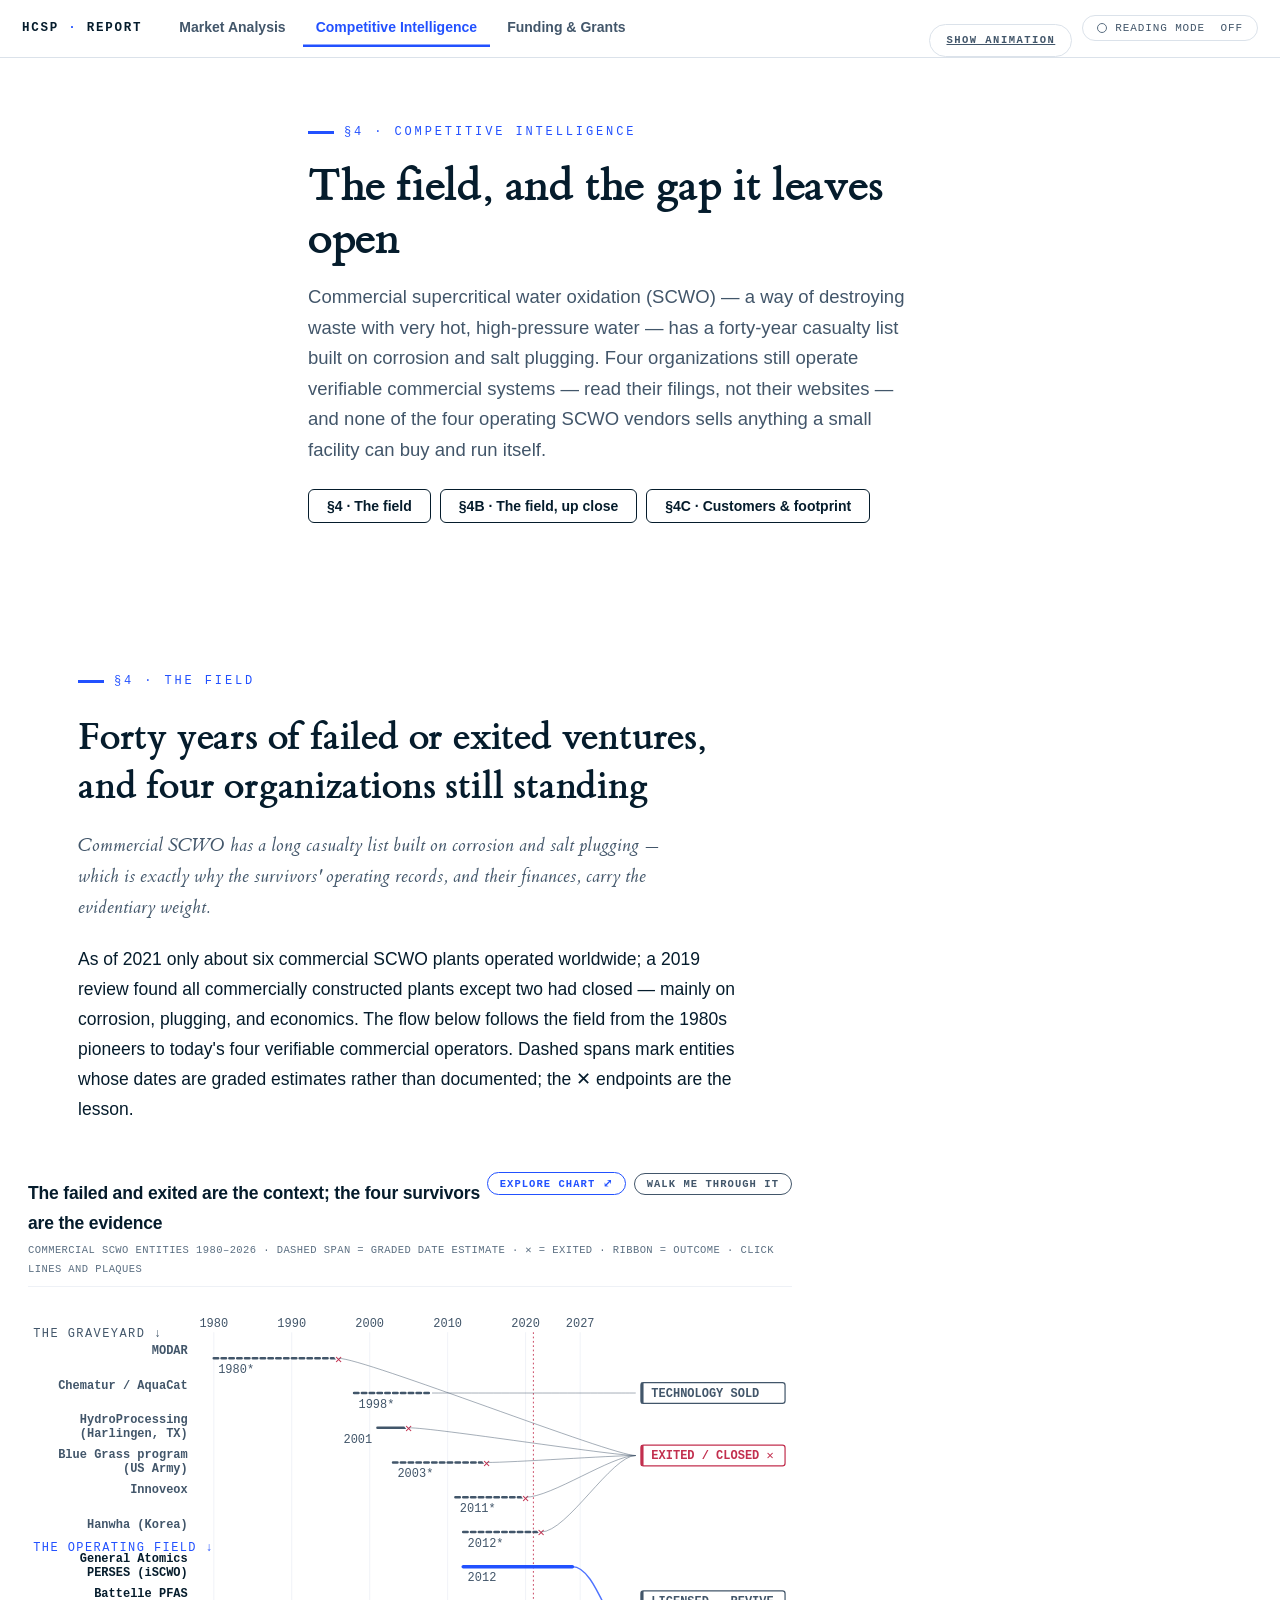
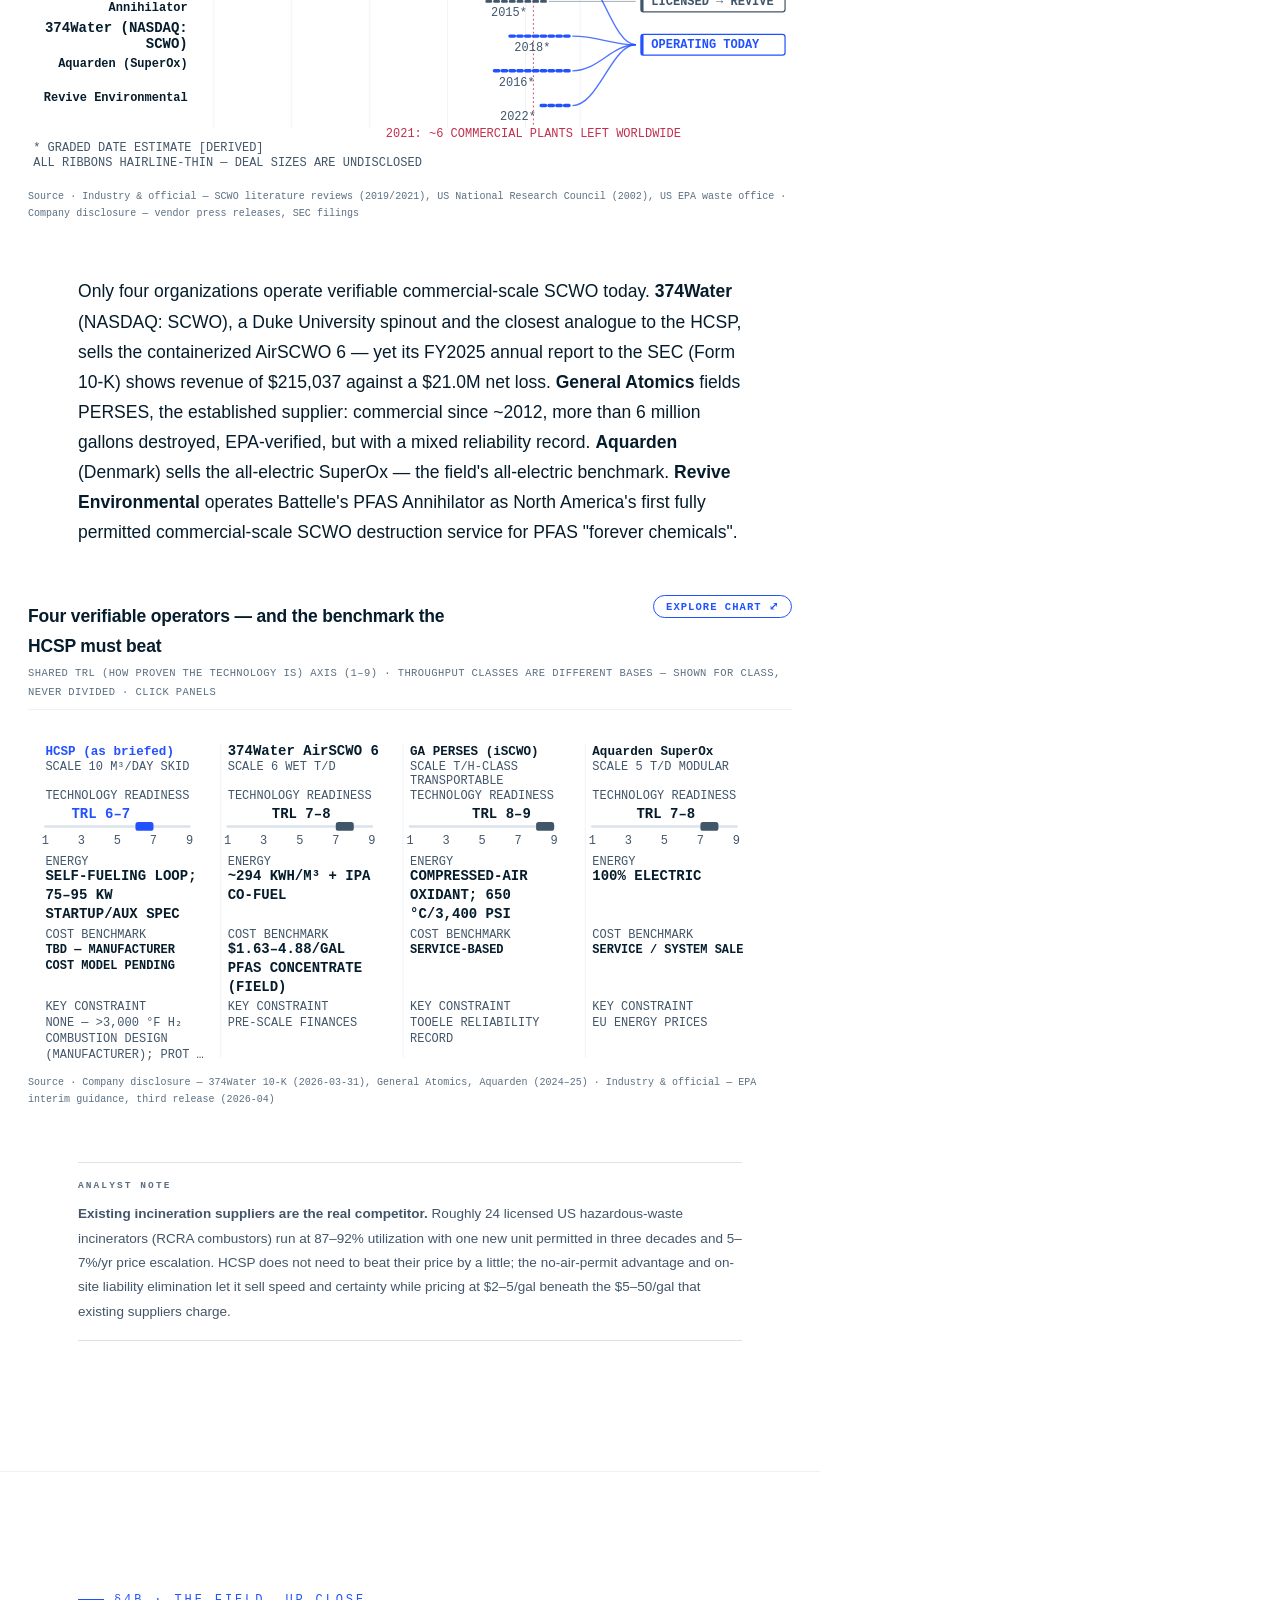
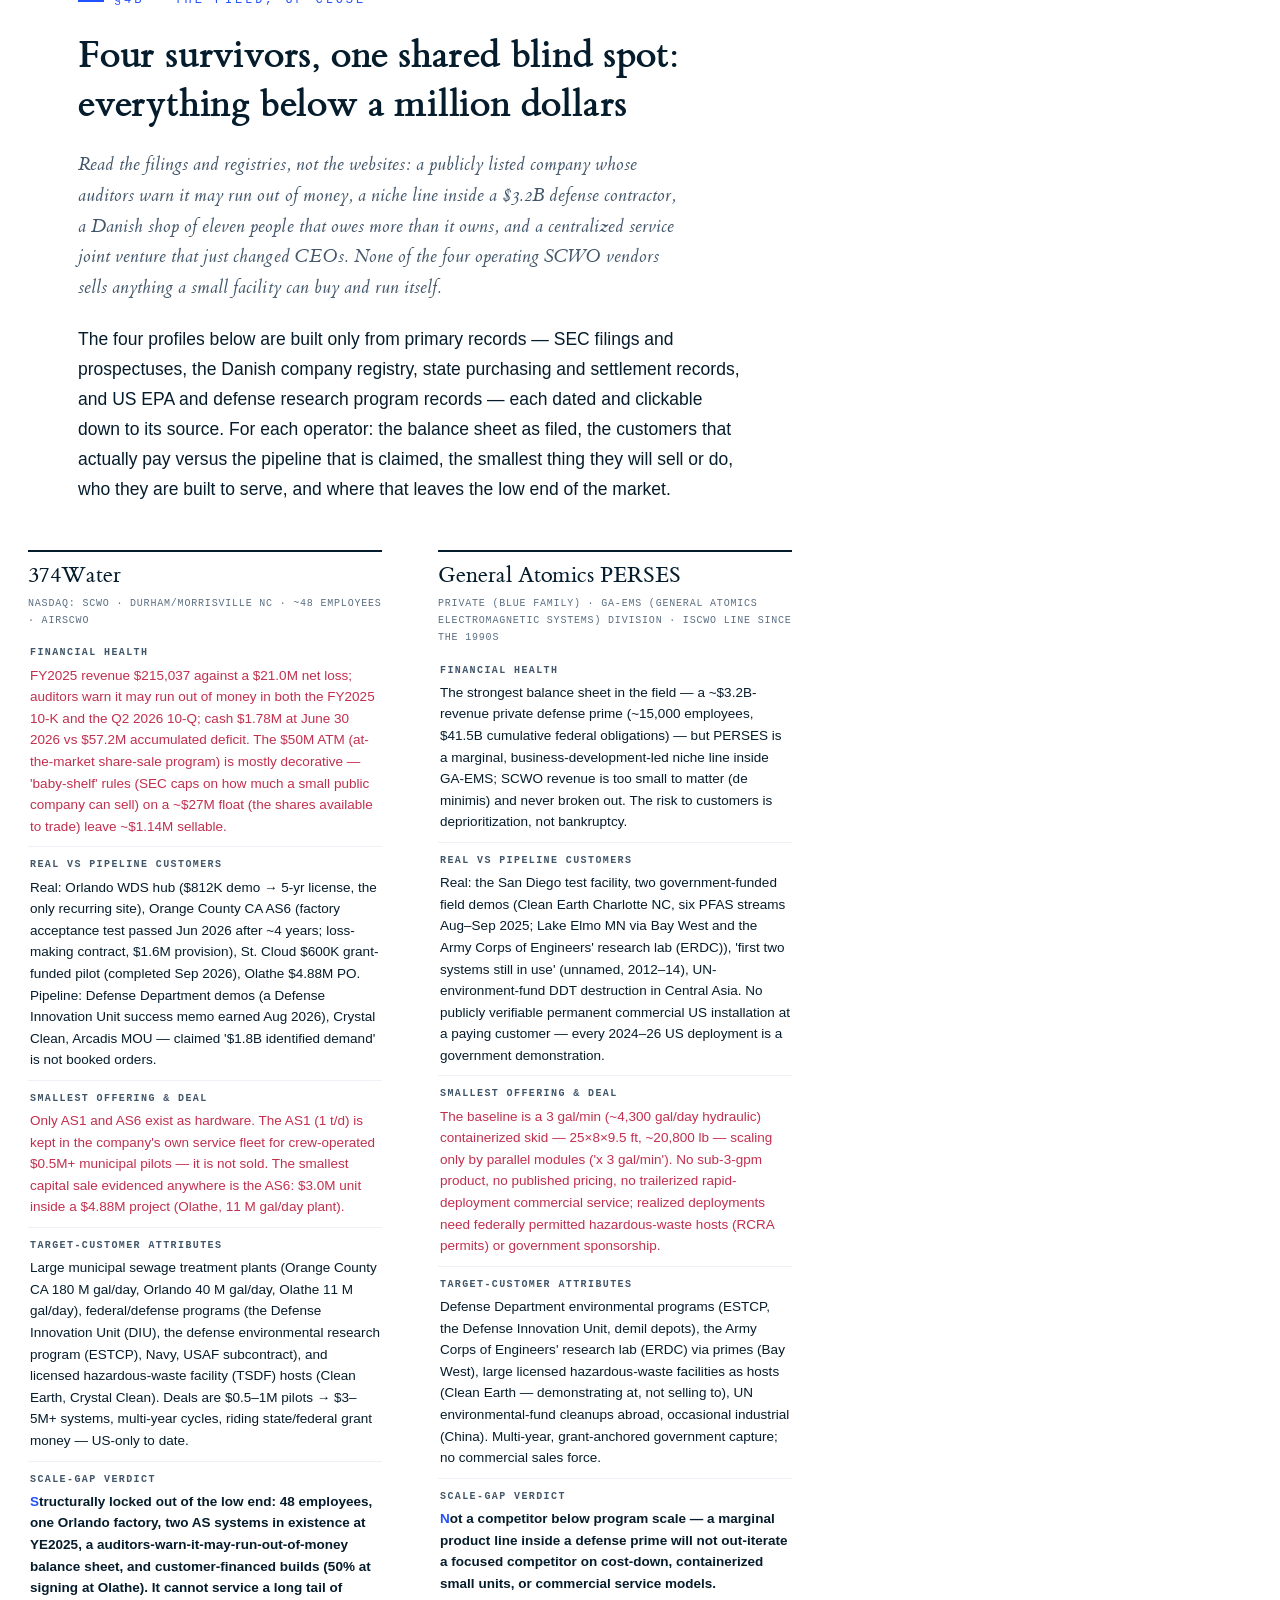
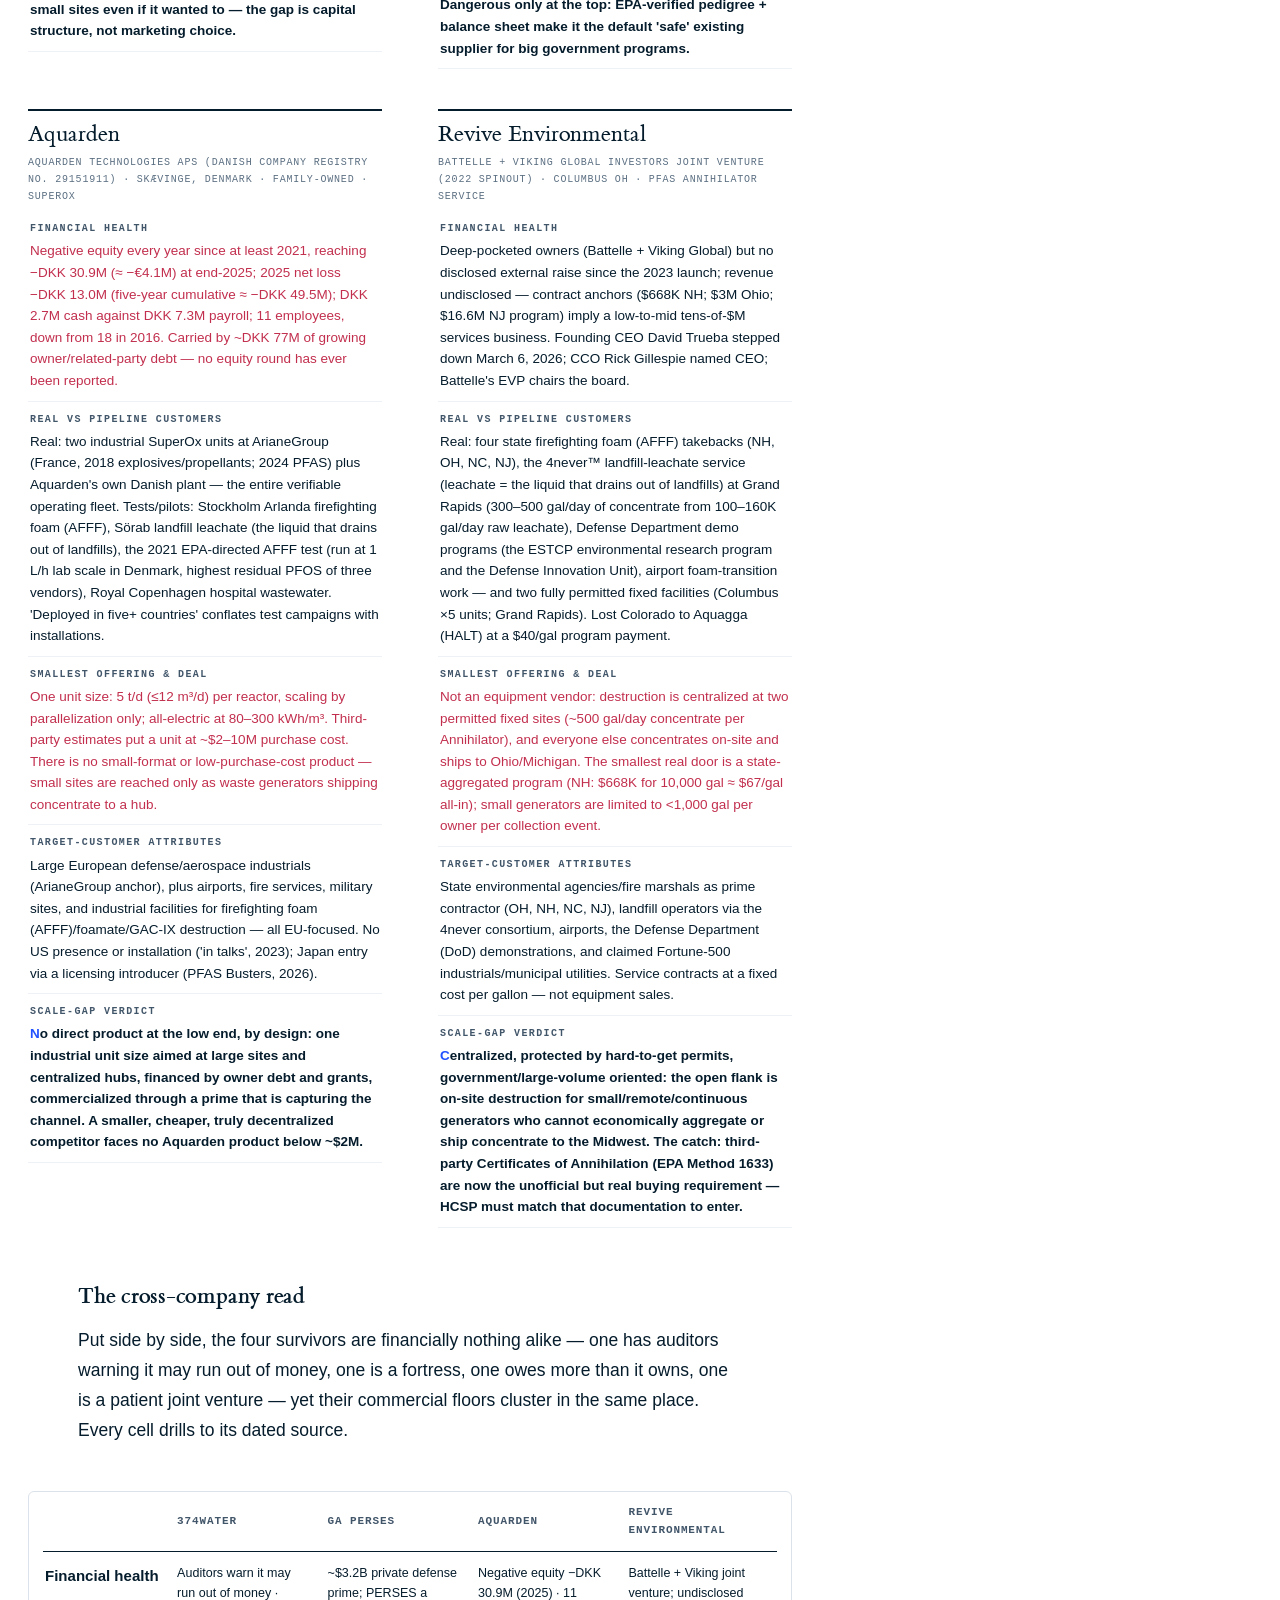
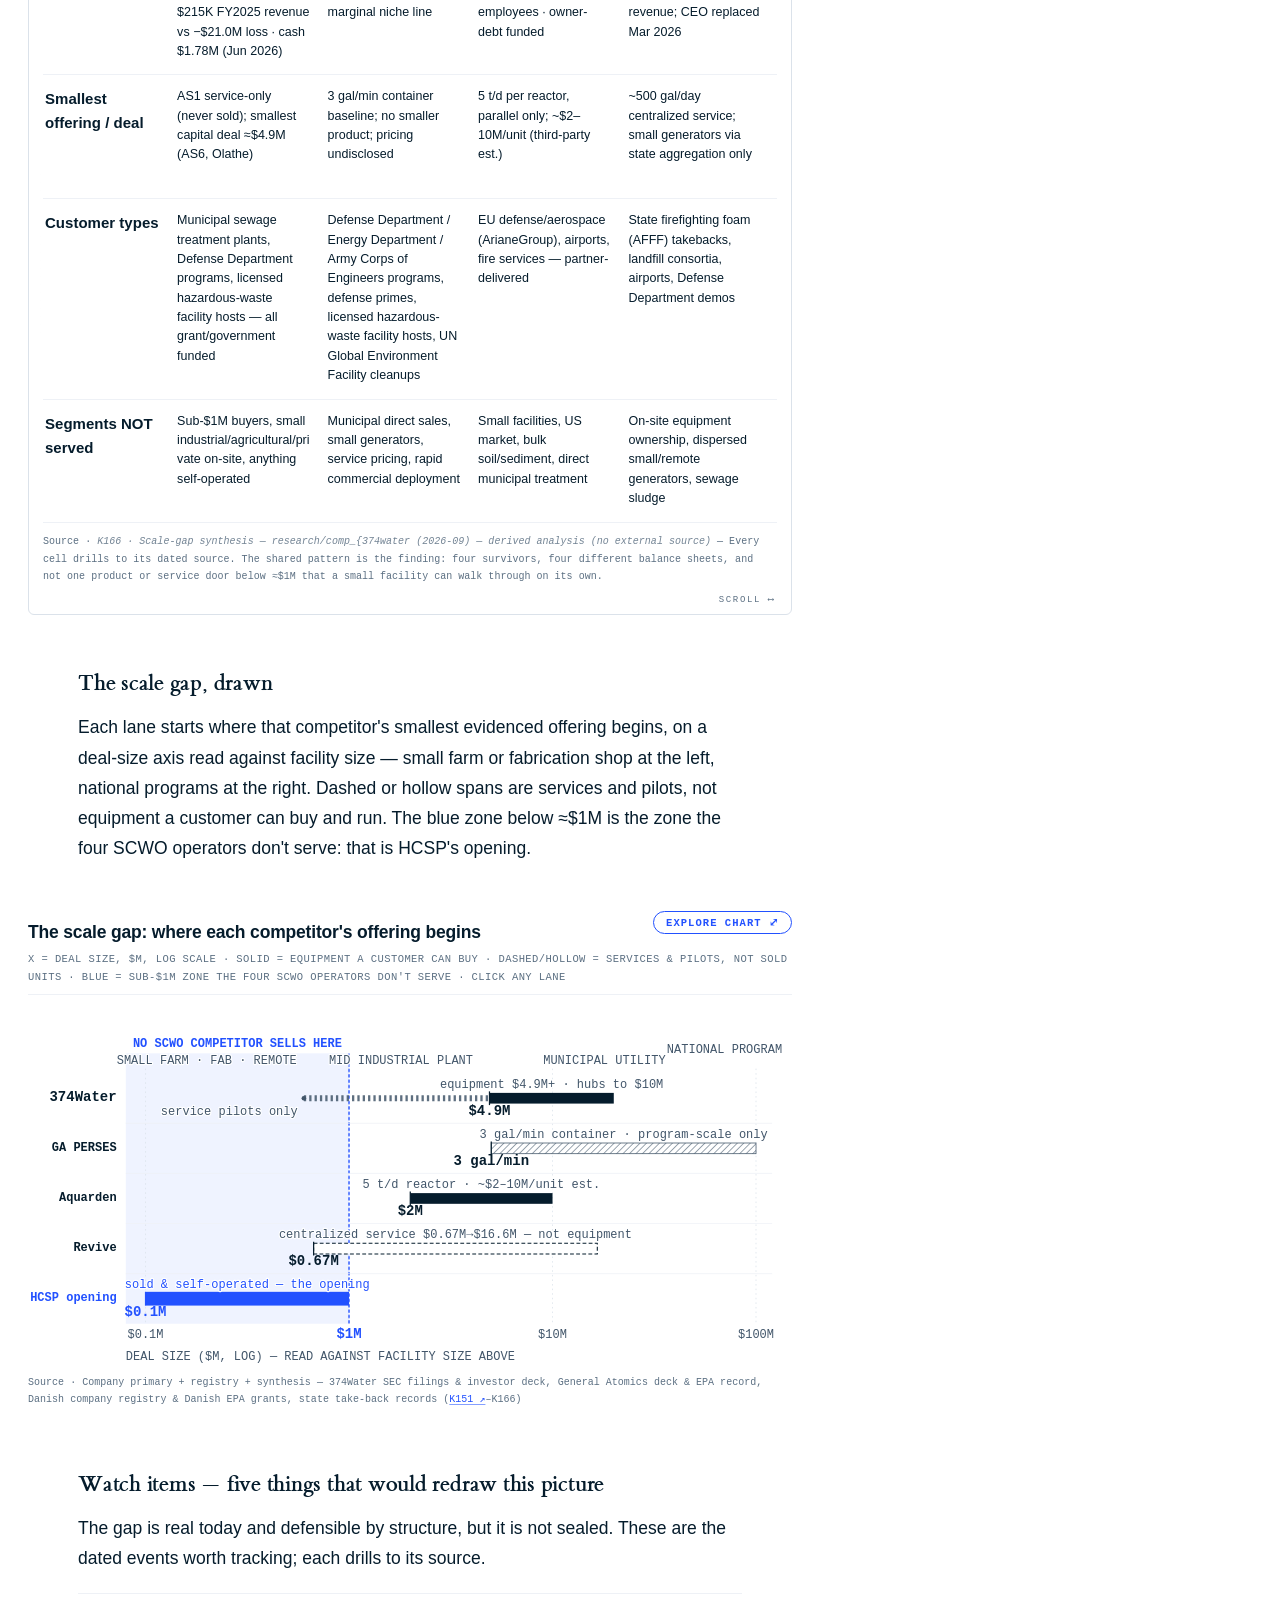
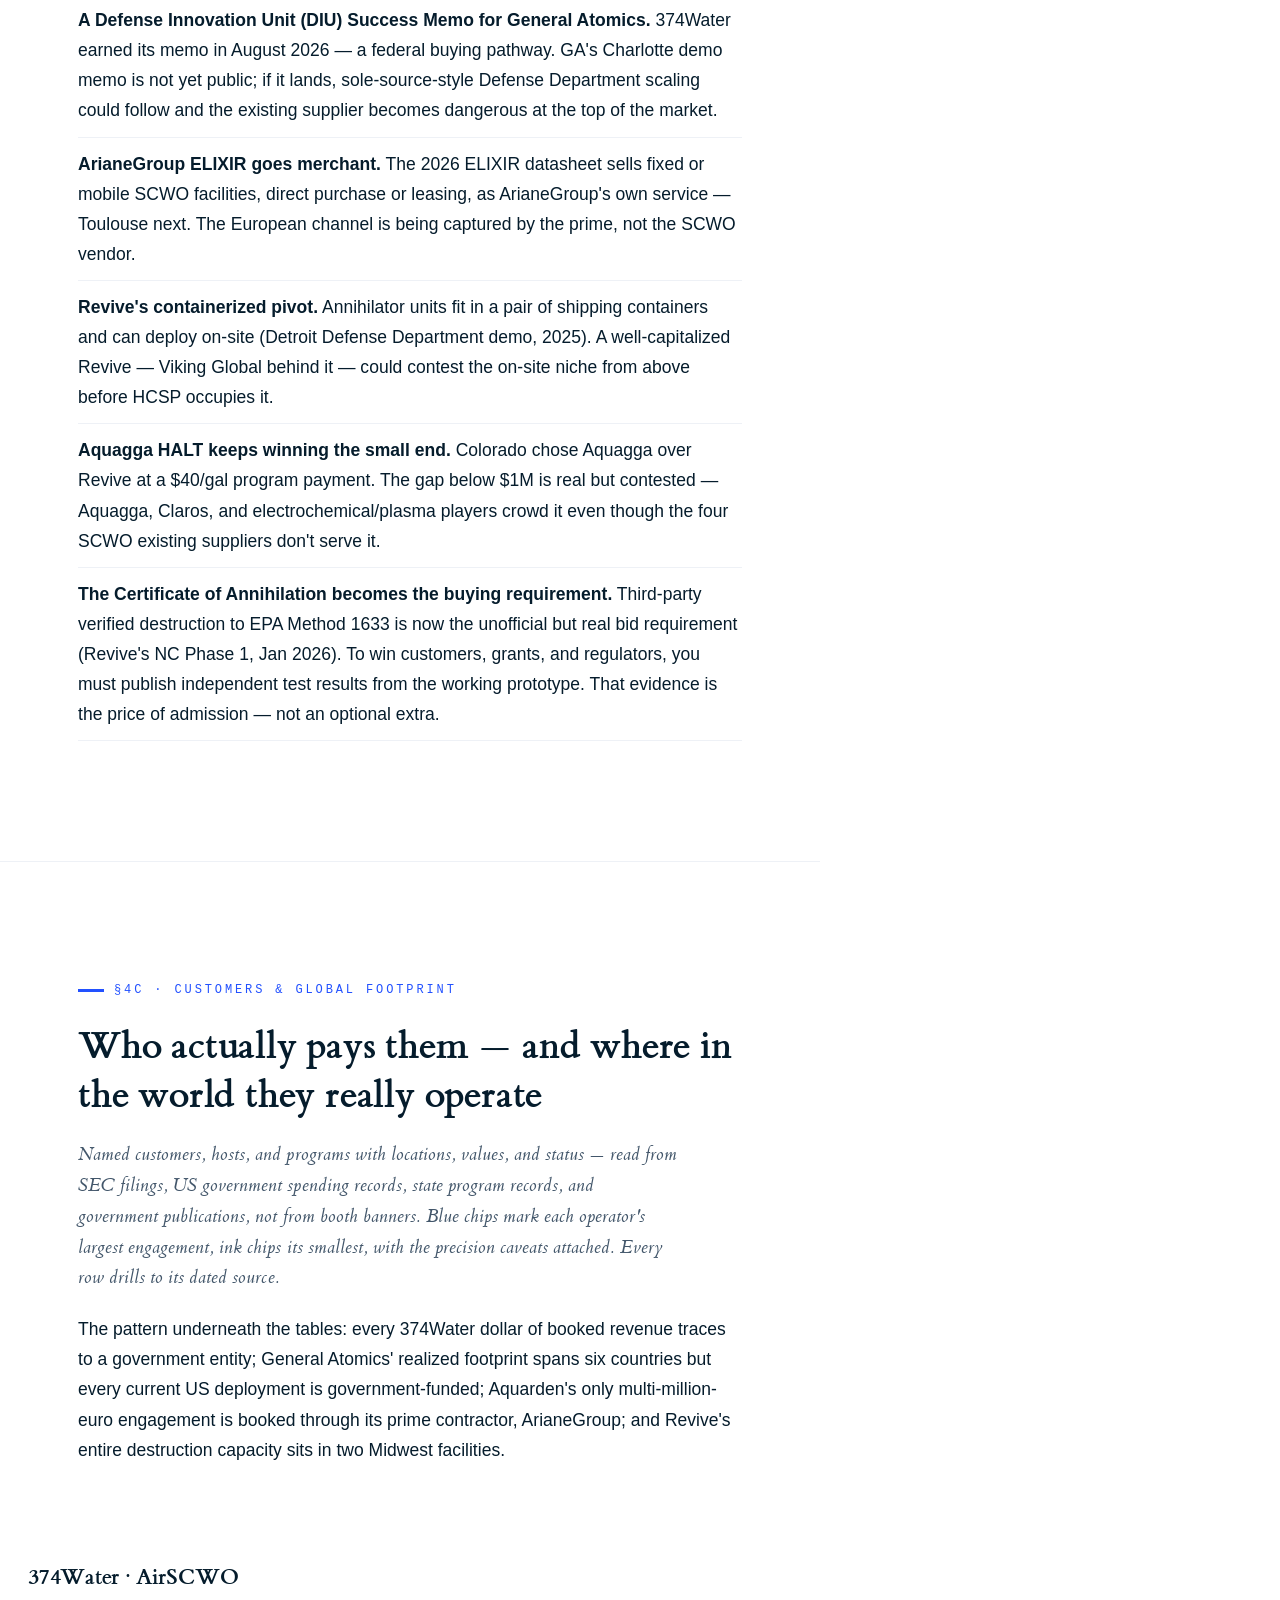
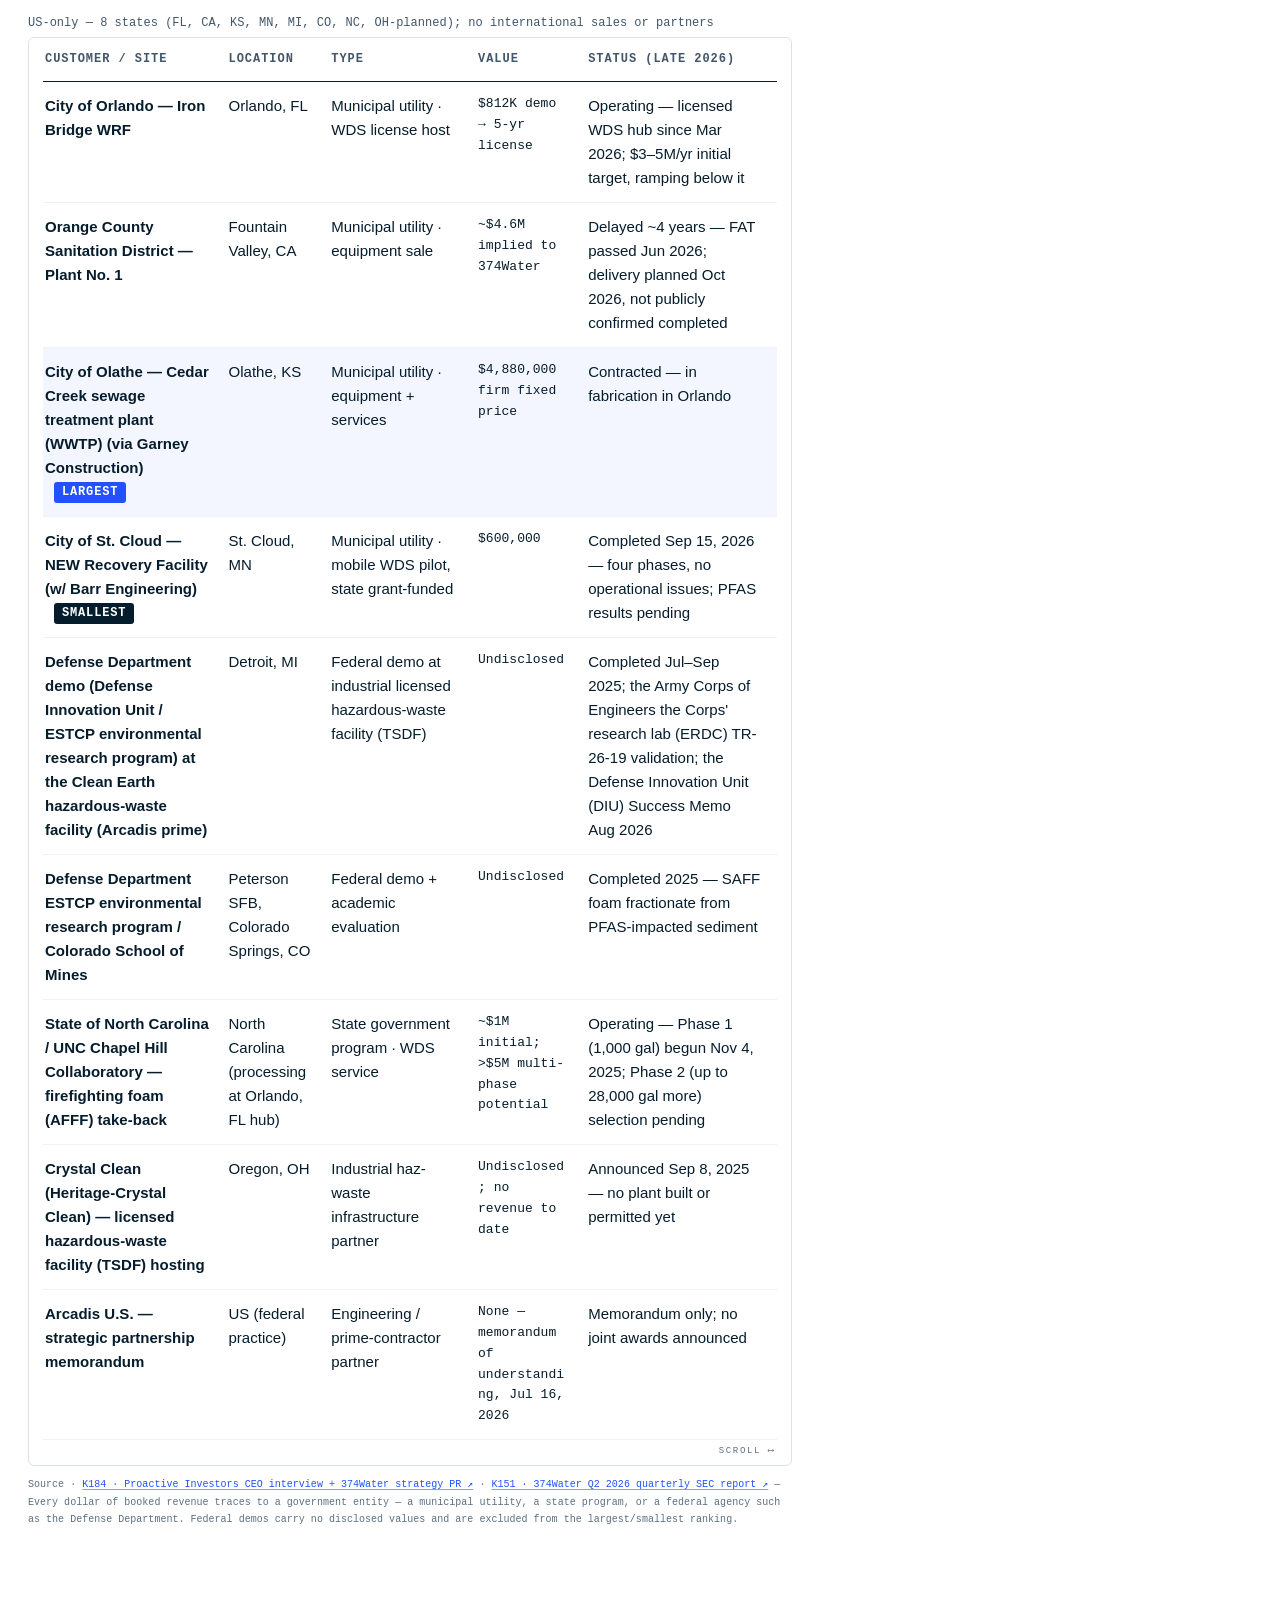
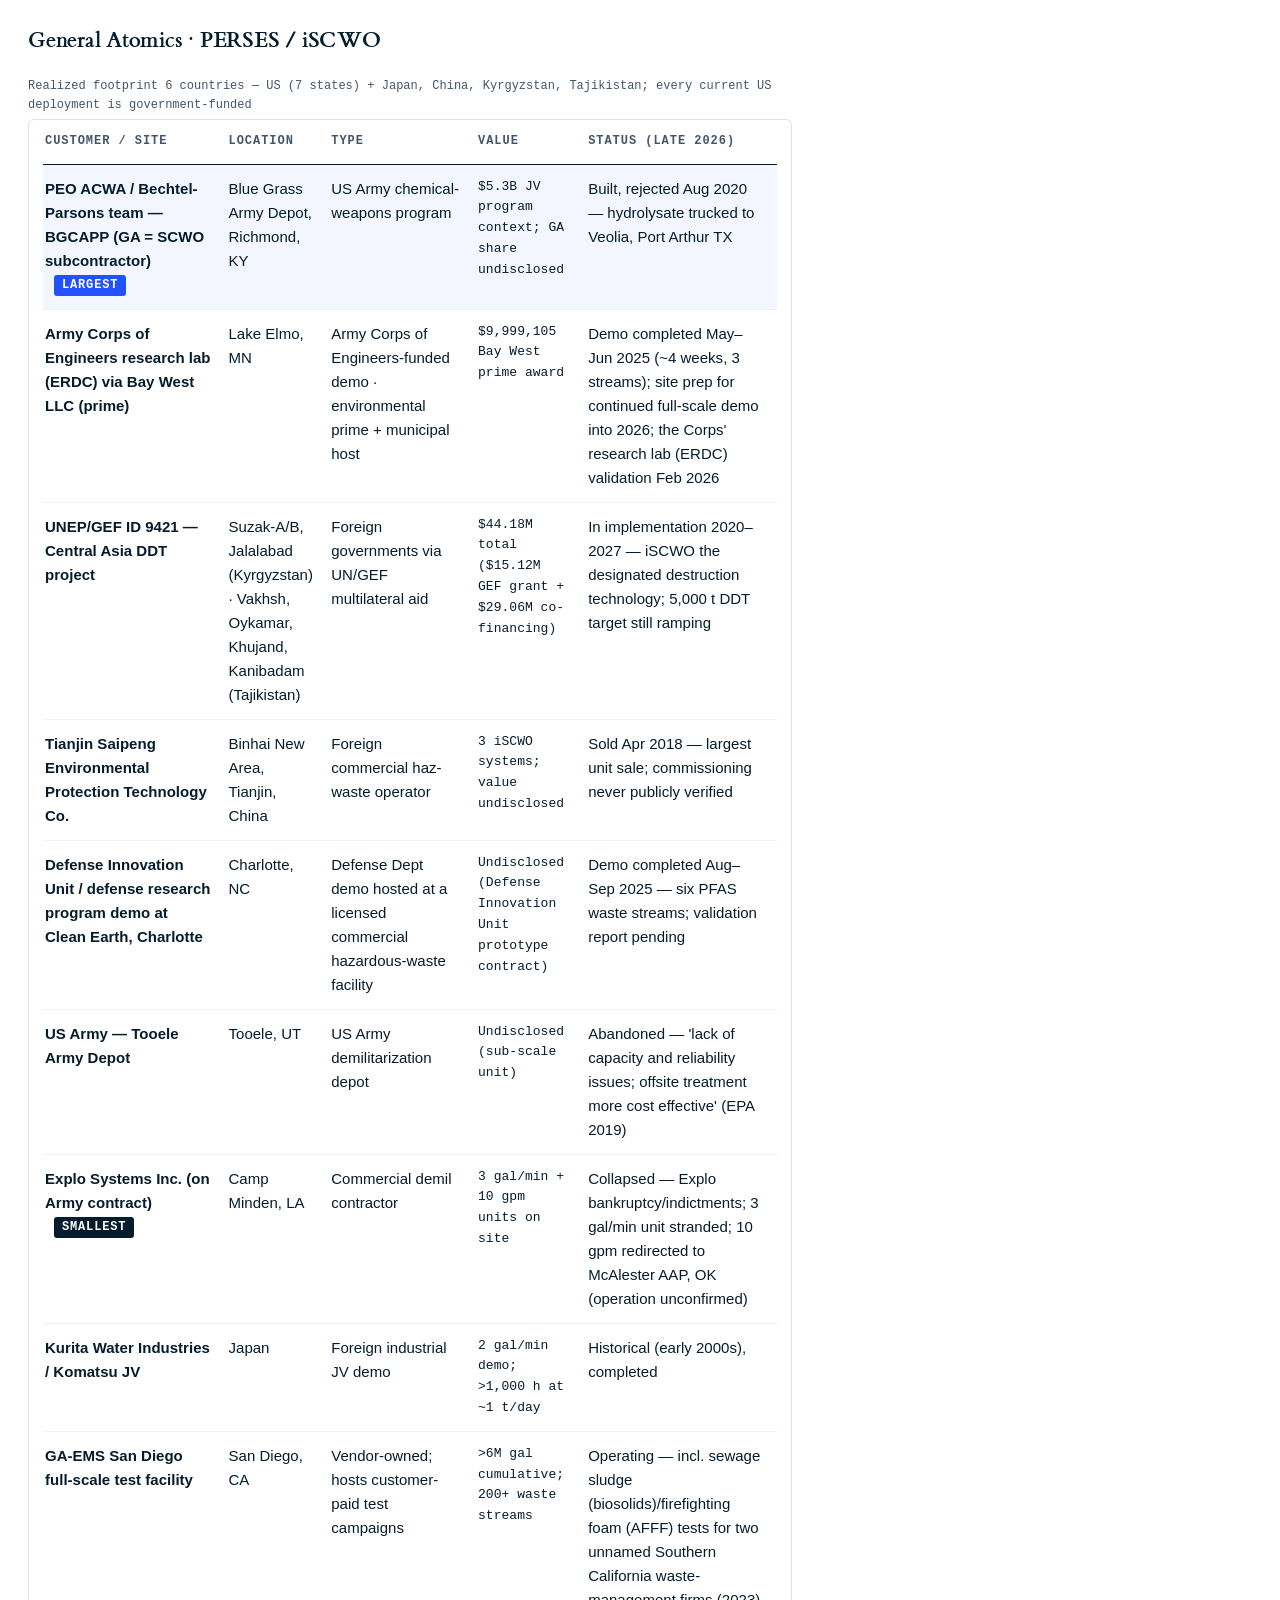
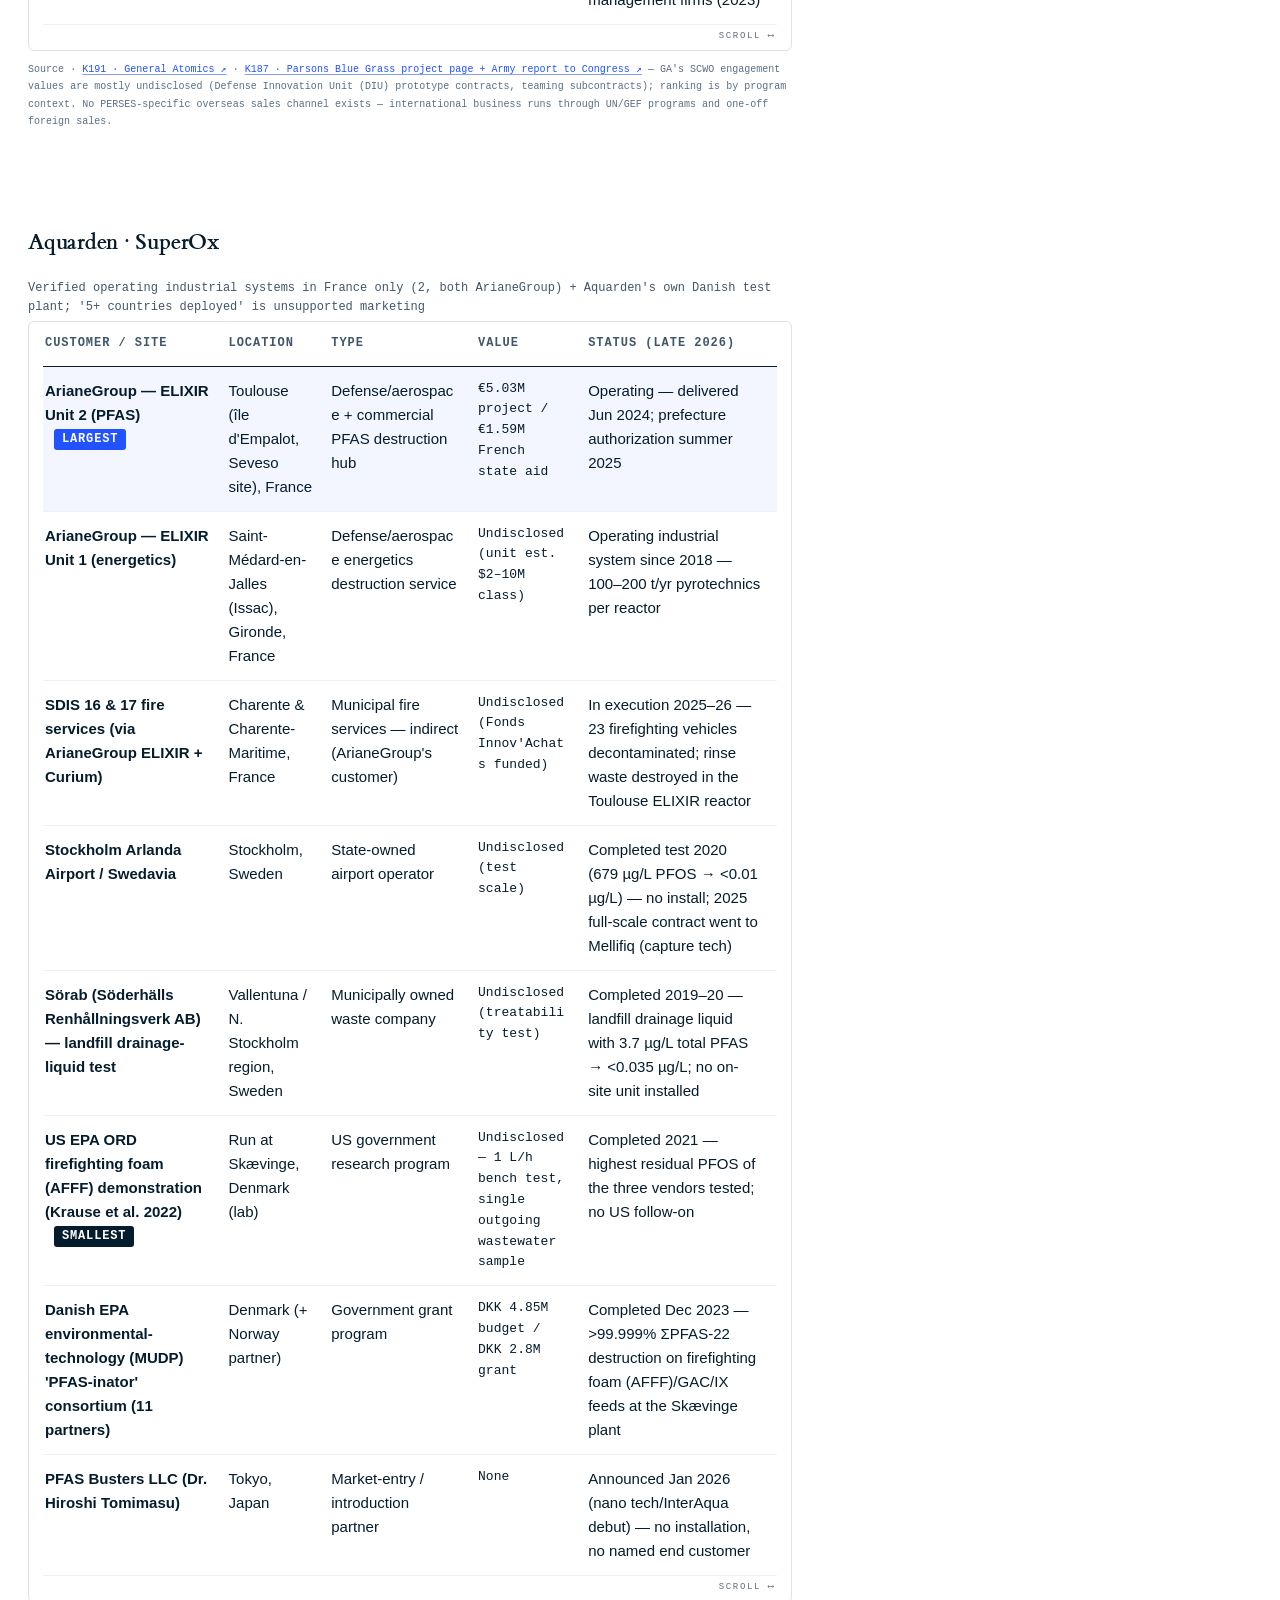
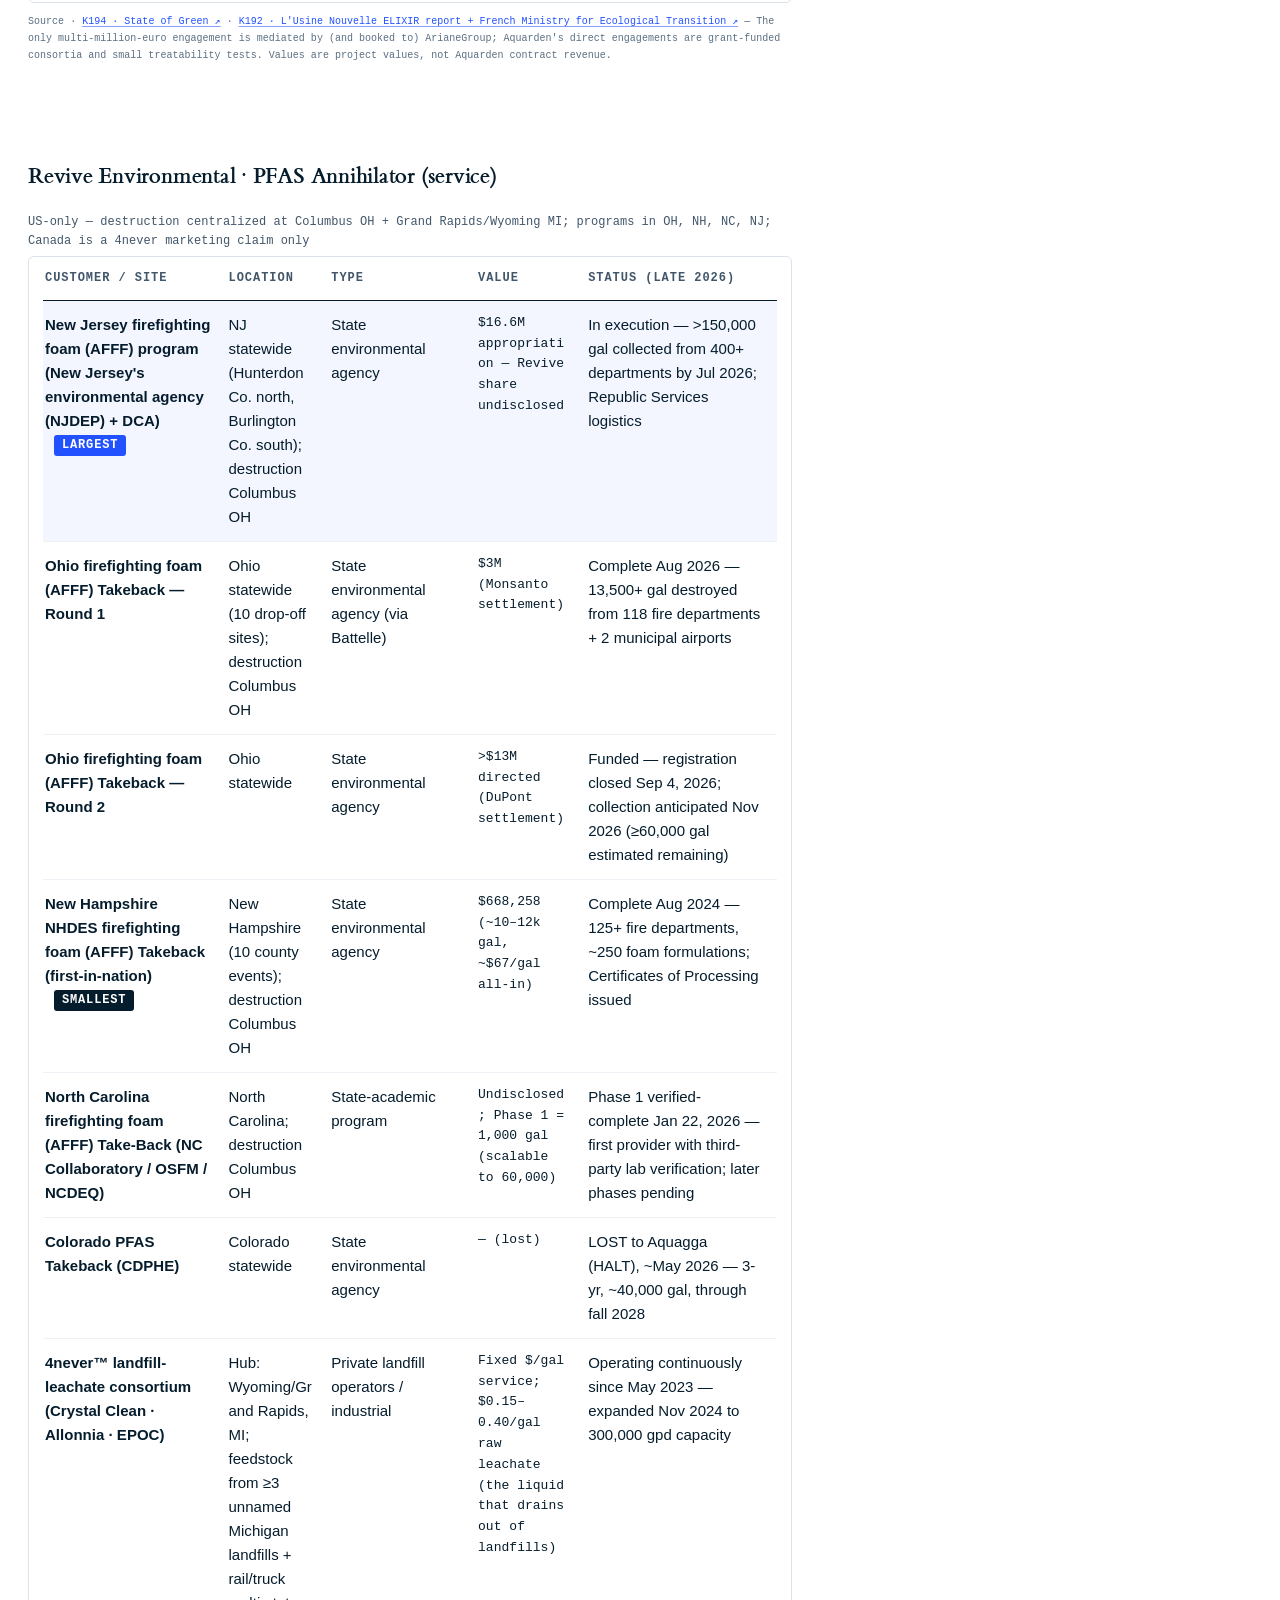
<file: competitors.html>
<!doctype html>
<html lang="en">
<head>
<meta charset="utf-8">
<meta name="viewport" content="width=device-width, initial-scale=1">
<title>Competitive Intelligence — HCSP Cross-Industry Value &amp; Financial Impact Analysis</title>
<meta name="description" content="The SCWO field: forty years of failed or exited ventures, four verifiable commercial operators, the cross-company matrix, and the sub-$1M scale gap the four SCWO operators don't serve.">
<link rel="stylesheet" href="css/fonts.css">
<link rel="stylesheet" href="css/style.css">
</head>
<body class="no-cover">

<!-- ═══ Shared shell · sticky top nav ═══ -->
<nav id="topnav" aria-label="Site">
  <a class="tn-brand" href="index.html">HCSP<span> · </span>REPORT</a>
  <div class="tn-links">
    <a href="index.html">Market Analysis</a>
    <a href="competitors.html">Competitive Intelligence</a>
    <a href="funding.html">Funding &amp; Grants</a>
  </div>
  <div class="tn-right">
    <a class="art-toggle" href="index.html?art=on" title="Show the HCSP animation on the Market Analysis page">SHOW ANIMATION</a>
    <button id="reader-toggle" type="button" aria-pressed="false">READING&nbsp;MODE&nbsp;<span class="rt-state">OFF</span></button>
    <button id="tn-burger" type="button" aria-expanded="false" aria-label="Toggle navigation">☰</button>
  </div>
</nav>

<!-- ═══ Page hero ═══ -->
<header class="page-hero">
  <p class="sec-no">§4 · Competitive intelligence</p>
  <h1>The field, and the gap it leaves open</h1>
  <p class="ph-sub">Commercial supercritical water oxidation (SCWO) — a way of destroying waste with very hot, high-pressure water — has a forty-year casualty list built on corrosion and salt plugging. Four
    organizations still operate verifiable commercial systems — read their filings, not their websites — and none of
    the four operating SCWO vendors sells anything a small facility can buy and run itself.</p>
  <div class="hero-chips">
    <button class="chip" data-goto="#sec-players">§4 · The field</button>
    <button class="chip" data-goto="#sec-deepdive">§4B · The field, up close</button>
    <button class="chip" data-goto="#sec-customers">§4C · Customers &amp; footprint</button>
  </div>
</header>

<main>

<!-- ═══ §4 Players ═══ -->
<section id="sec-players" class="band" data-win="players">
  <div class="prose">
    <p class="sec-no">§4 · The field</p>
    <h2>Forty years of failed or exited ventures, and four organizations still standing</h2>
    <p class="dek">Commercial SCWO has a long casualty list built on corrosion and salt plugging — which is exactly why
      the survivors' operating records, and their finances, carry the evidentiary weight.</p>
    <p>As of 2021 only about six commercial SCWO plants operated worldwide; a 2019 review found all commercially
      constructed plants except two had closed — mainly on corrosion, plugging, and economics. The flow below follows the
      field from the 1980s pioneers to today's four verifiable commercial operators. Dashed spans mark entities whose
      dates are graded estimates rather than documented; the ✕ endpoints are the lesson.</p>
  </div>
  <div class="wide xl"><div id="destiny-chart" class="chart-frame"></div></div>
  <div class="prose">
    <p>Only four organizations operate verifiable commercial-scale SCWO today. <b>374Water</b> (NASDAQ: SCWO), a Duke
      University spinout and the closest analogue to the HCSP, sells the containerized AirSCWO 6 — yet its FY2025 annual
      report to the SEC (Form 10-K) shows revenue of $215,037 against a $21.0M net loss. <b>General Atomics</b> fields PERSES, the established supplier:
      commercial since ~2012, more than 6 million gallons destroyed, EPA-verified, but with a mixed reliability record.
      <b>Aquarden</b> (Denmark) sells the all-electric SuperOx — the field's all-electric benchmark. <b>Revive
      Environmental</b> operates Battelle's PFAS Annihilator as North America's first fully permitted commercial-scale
      SCWO destruction service for PFAS "forever chemicals".</p>
  </div>
  <div class="wide xl"><div id="vendor-chart" class="chart-frame"></div></div>
  <div class="prose">
    <div class="note-box">
      <p><b>Existing incineration suppliers are the real competitor.</b> Roughly 24 licensed US hazardous-waste incinerators (RCRA combustors) run at
        87–92% utilization with one new unit permitted in three decades and 5–7%/yr price escalation. HCSP does not need
        to beat their price by a little; the no-air-permit advantage and on-site liability elimination let it sell speed and
        certainty while pricing at $2–5/gal beneath the $5–50/gal that existing suppliers charge.</p>
    </div>
  </div>
</section>

<!-- ═══ §4B The field, up close ═══ -->
<section id="sec-deepdive" class="band" data-win="deepdive">
  <div class="prose">
    <p class="sec-no">§4B · The field, up close</p>
    <h2>Four survivors, one shared blind spot: everything below a million dollars</h2>
    <p class="dek">Read the filings and registries, not the websites: a publicly listed company whose auditors warn it may run out of money, a niche line
      inside a $3.2B defense contractor, a Danish shop of eleven people that owes more than it owns, and a centralized service joint venture that
      just changed CEOs. None of the four operating SCWO vendors sells anything a small facility can buy and run itself.</p>
    <p>The four profiles below are built only from primary records — SEC filings and prospectuses, the Danish company
      registry, state purchasing and settlement records, and US EPA and defense research program records — each dated and
      clickable down to its source. For each operator: the balance sheet as filed, the customers that actually pay versus the pipeline
      that is claimed, the smallest thing they will sell or do, who they are built to serve, and where that leaves the
      low end of the market.</p>
  </div>
  <div class="wide xl"><div id="comp-profiles"></div></div>
  <div class="prose">
    <h3 class="sub-h">The cross-company read</h3>
    <p>Put side by side, the four survivors are financially nothing alike — one has auditors warning it may run out of
      money, one is a fortress, one owes more than it owns, one is a patient joint venture — yet their commercial floors cluster in the same place. Every cell drills to its dated source.</p>
  </div>
  <div class="wide xl"><div class="table-scroll"><table class="dt" id="comp-table"></table></div></div>
  <div class="prose">
    <h3 class="sub-h">The scale gap, drawn</h3>
    <p>Each lane starts where that competitor's smallest evidenced offering begins, on a deal-size axis read against
      facility size — small farm or fabrication shop at the left, national programs at the right. Dashed or hollow spans
      are services and pilots, not equipment a customer can buy and run. The blue zone below ≈$1M is the zone the four
      SCWO operators don't serve: that is HCSP's opening.</p>
  </div>
  <div class="wide xl"><div id="scalegap-chart" class="chart-frame"></div></div>
  <div class="prose">
    <h3 class="sub-h">Watch items — five things that would redraw this picture</h3>
    <p>The gap is real today and defensible by structure, but it is not sealed. These are the dated events worth
      tracking; each drills to its source.</p>
    <ul class="laws" id="watch-list"></ul>
  </div>
</section>

<!-- ═══ §4C Customers & global footprint ═══ -->
<section id="sec-customers" class="band" data-win="customers">
  <div class="prose">
    <p class="sec-no">§4C · Customers &amp; global footprint</p>
    <h2>Who actually pays them — and where in the world they really operate</h2>
    <p class="dek">Named customers, hosts, and programs with locations, values, and status — read from SEC filings,
      US government spending records, state program records, and government publications, not from booth banners. Blue chips mark each
      operator's largest engagement, ink chips its smallest, with the precision caveats attached. Every row drills to
      its dated source.</p>
    <p>The pattern underneath the tables: every 374Water dollar of booked revenue traces to a government entity;
      General Atomics' realized footprint spans six countries but every current US deployment is government-funded;
      Aquarden's only multi-million-euro engagement is booked through its prime contractor, ArianeGroup; and Revive's entire
      destruction capacity sits in two Midwest facilities.</p>
  </div>
  <div class="wide xl" id="cust-tables"></div>
  <div class="prose">
    <h3 class="sub-h">The geographic coverage matrix — verified footprint vs. marketing reach</h3>
    <p>Markers distinguish a verified operating footprint from time-boxed demos, announced-but-unbuilt deals, and
      outright marketing claims. Aquarden's partner-quoted "deployed in more than five countries" and Revive's
      "available in parts of Canada" have no named installation or customer behind them; 374Water's international
      horizon is aspiration with no country, partner, or timeline. Every cell drills to its evidence.</p>
  </div>
  <div class="wide xl"><div class="table-scroll"><table class="dt" id="geo-table"></table></div></div>
  <div class="prose">
    <h3 class="sub-h">What the map says</h3>
    <p>All four survivors are regional players with government-heavy customer bases. 374Water is US-only across eight
      states and every booked dollar is municipal, state, or federal. GA's six-country realized footprint is real but
      rides entirely on government programs, UN environmental aid, and one unverified 2018 China sale — there is no
      PERSES-specific overseas channel. Aquarden's verifiable fleet is two French units plus its own Danish test plant.
      Revive is US-only with destruction centralized in Columbus, Ohio and Grand Rapids, Michigan, and all waste
      freighted to those two nodes.</p>
    <div class="note-box">
      <p><b>None of the four SCWO vendors runs a true global small-facility channel — and that sharpens the scale-gap thesis.</b>
        The gap below ≈$1M is not a regional accident that a stronger export program will close: it is structural in
        all four business models. None of the four sells a small facility anything it can buy and run itself, in any geography —
        and the two players with any international reach (GA via aid programs, Aquarden via ArianeGroup) reach foreign
        customers only through large channels run by governments or prime contractors.</p>
    </div>
  </div>
</section>


<!-- ═══ Shared page footer · cross-links + compact downloads ═══ -->
<footer class="page-foot">
  <div class="prose">
    <nav class="pf-links" aria-label="Report pages">
      <a href="index.html">Market Analysis</a>
      <a href="competitors.html" class="here">Competitive Intelligence</a>
      <a href="funding.html">Funding &amp; Grants</a>
    </nav>
    <div class="dl-compact">
      <p class="dl-head">Downloads</p>
      <p class="dl-line"><a href="downloads/HCSP_Industry_Value_Report.pdf">Report · PDF</a> ·
        <a href="downloads/HCSP_Industry_Value_Report.docx">DOCX</a> ·
        <a href="downloads/HCSP_Grants_Strategy.docx">Grants Strategy · DOCX</a> ·
        <a href="downloads/HCSP_Grants_Database.xlsx">Grants Database · XLSX</a> ·
        <a href="downloads/HCSP_Competitor_Intelligence.pdf">Competitor Intelligence · PDF</a> ·
        <a href="downloads/HCSP_Competitor_Intelligence.docx">DOCX</a></p>
    </div>
    <details class="glossary">
      <summary>The words we use — a plain-English glossary</summary>
      <dl>
        <div><dt>SCWO</dt><dd>Supercritical water oxidation — a way of destroying waste with very hot, high-pressure water.</dd></div>
        <div><dt>PFAS</dt><dd>"Forever chemicals" — man-made chemicals that barely break down in nature.</dd></div>
        <div><dt>COD</dt><dd>Chemical oxygen demand — a measure of how much organic waste is in the water.</dd></div>
        <div><dt>AFFF</dt><dd>Firefighting foam — a major source of PFAS pollution.</dd></div>
        <div><dt>Autothermal</dt><dd>The system makes its own heat from the waste it destroys.</dd></div>
        <div><dt>CapEx / OpEx</dt><dd>Purchase cost / running cost.</dd></div>
        <div><dt>TAM / SAM / SOM</dt><dd>Total market / reachable market / what we could win.</dd></div>
        <div><dt>TRL</dt><dd>Technology readiness level — how proven the technology is, on a 1–9 scale.</dd></div>
        <div><dt>WDS</dt><dd>Waste destruction service — we run the destruction for you.</dd></div>
        <div><dt>ZLD</dt><dd>Zero liquid discharge — a rule that no liquid waste may leave a site.</dd></div>
        <div><dt>Skid</dt><dd>A factory-built machine delivered on a steel frame — you hook it up and switch it on.</dd></div>
        <div><dt>Leachate</dt><dd>The contaminated liquid that drains out of a landfill.</dd></div>
        <div><dt>Biosolids</dt><dd>Sewage sludge — the solid leftovers of wastewater treatment.</dd></div>
        <div><dt>MCL</dt><dd>The legal limit for a chemical in drinking water.</dd></div>
        <div><dt>ELG</dt><dd>Federal limits on what a factory may discharge in its wastewater.</dd></div>
        <div><dt>CERCLA</dt><dd>The US Superfund cleanup law — it decides who pays to clean up pollution.</dd></div>
        <div><dt>NOFO</dt><dd>A grant application notice — the government announcing money you can apply for.</dd></div>
        <div><dt>SBIR / STTR</dt><dd>US small-business research grant programs.</dd></div>
        <div><dt>SRF</dt><dd>State water-infrastructure loan funds — cheap public loans for water projects.</dd></div>
        <div><dt>Refrigeration ton</dt><dd>A standard measure of cooling capacity; 500 tons ≈ 1.8 MW of cooling.</dd></div>
      </dl>
    </details>
    <p class="colophon">Interactive research report · Compiled September 2026 · Full source register (K1–K206) on the
      <a href="index.html#sec-sources">Market Analysis page</a> · No investment advice</p>
  </div>
</footer>

</main>

<!-- Persistent context rail -->
<aside id="dash-rail" aria-label="Report dashboard"><canvas id="dash-canvas"></canvas></aside>

<!-- Drill-down card -->
<div id="drill-card" hidden></div>

<!-- Back to top -->
<button id="to-top" type="button">↑ TOP</button>

<script src="vendor/d3.min.js"></script>
<script src="js/shell.js"></script>
<script src="js/data.js"></script>
<script src="js/sources.js"></script>
<script src="js/utils.js"></script>
<script>window.DASH_SECTIONS = ["players", "deepdive", "customers"];</script>
<script src="js/charts-core.js"></script>
<script src="js/charts-players.js"></script>
<script src="js/deepdive.js"></script>
<script src="js/customers.js"></script>
<script src="js/chart_modal.js"></script>
<script src="js/dashboard.js"></script>
<script src="js/main.js"></script>
</body>
</html>
</file>
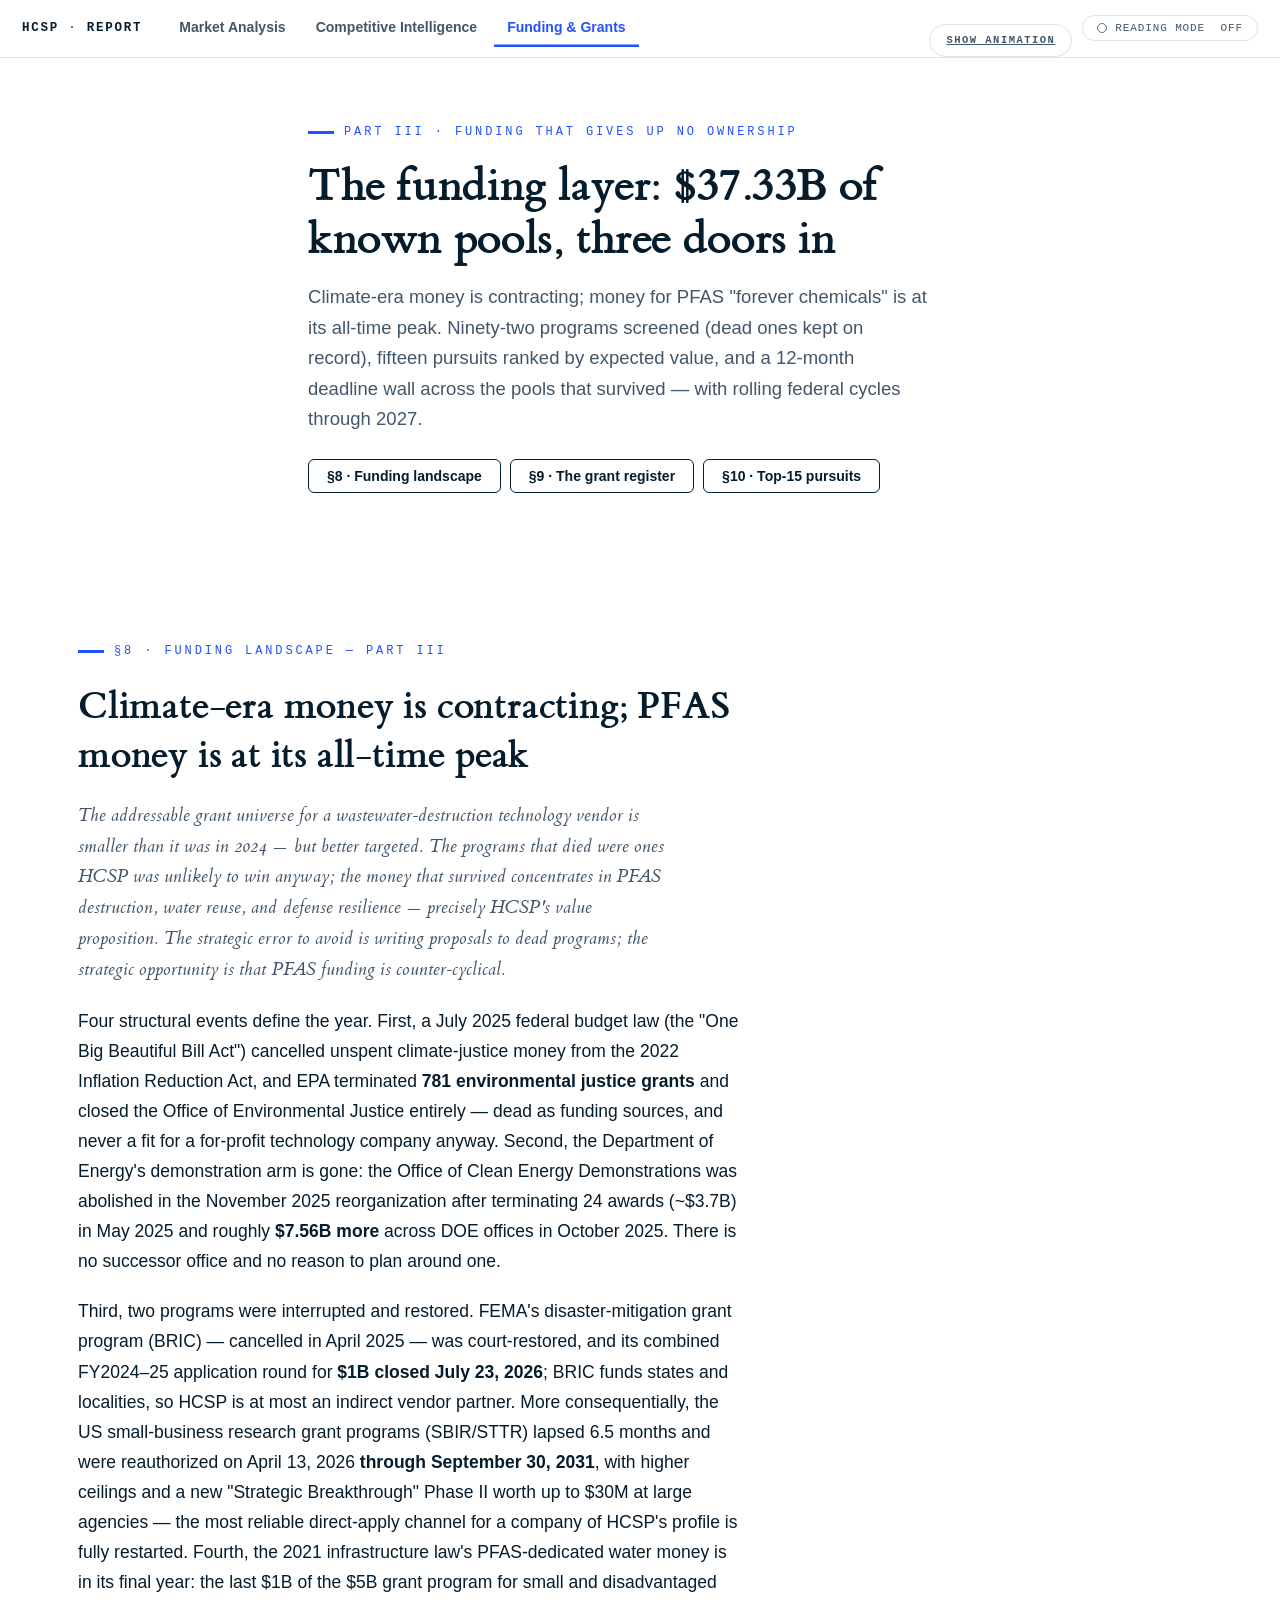
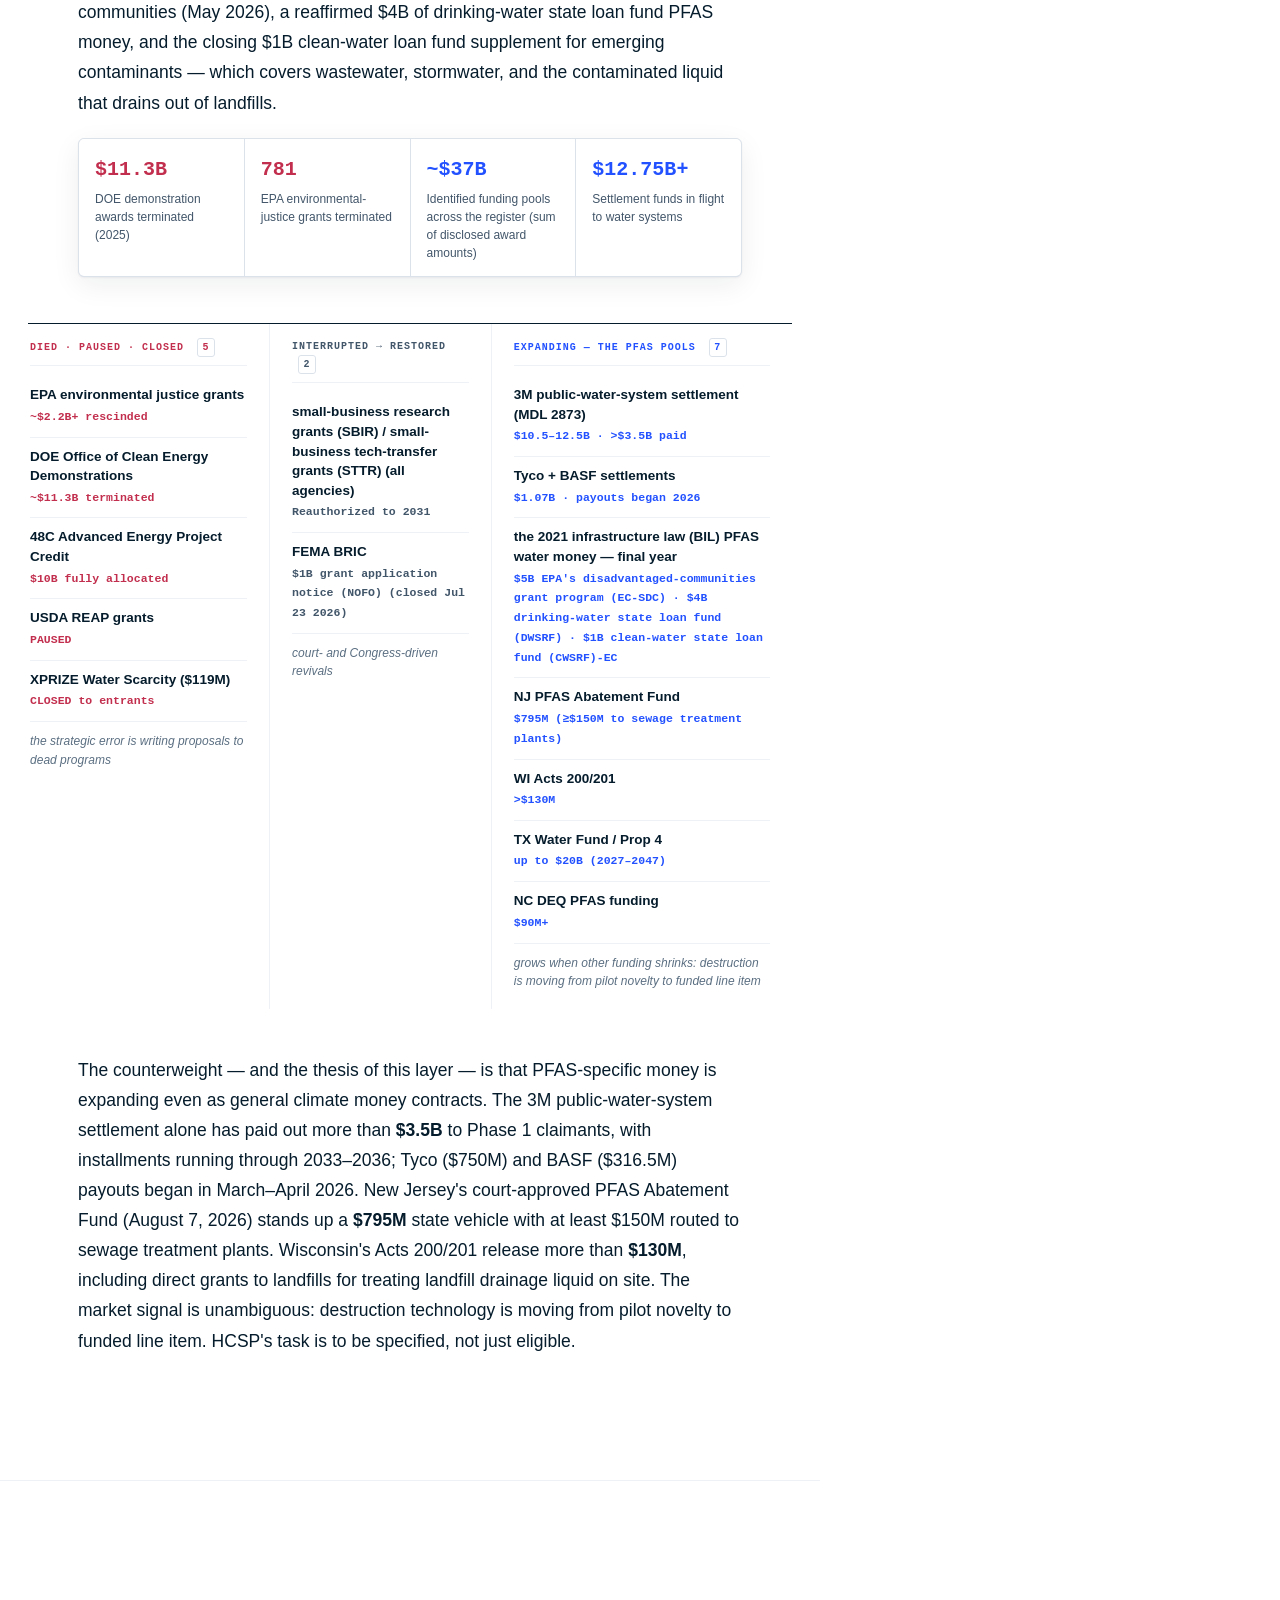
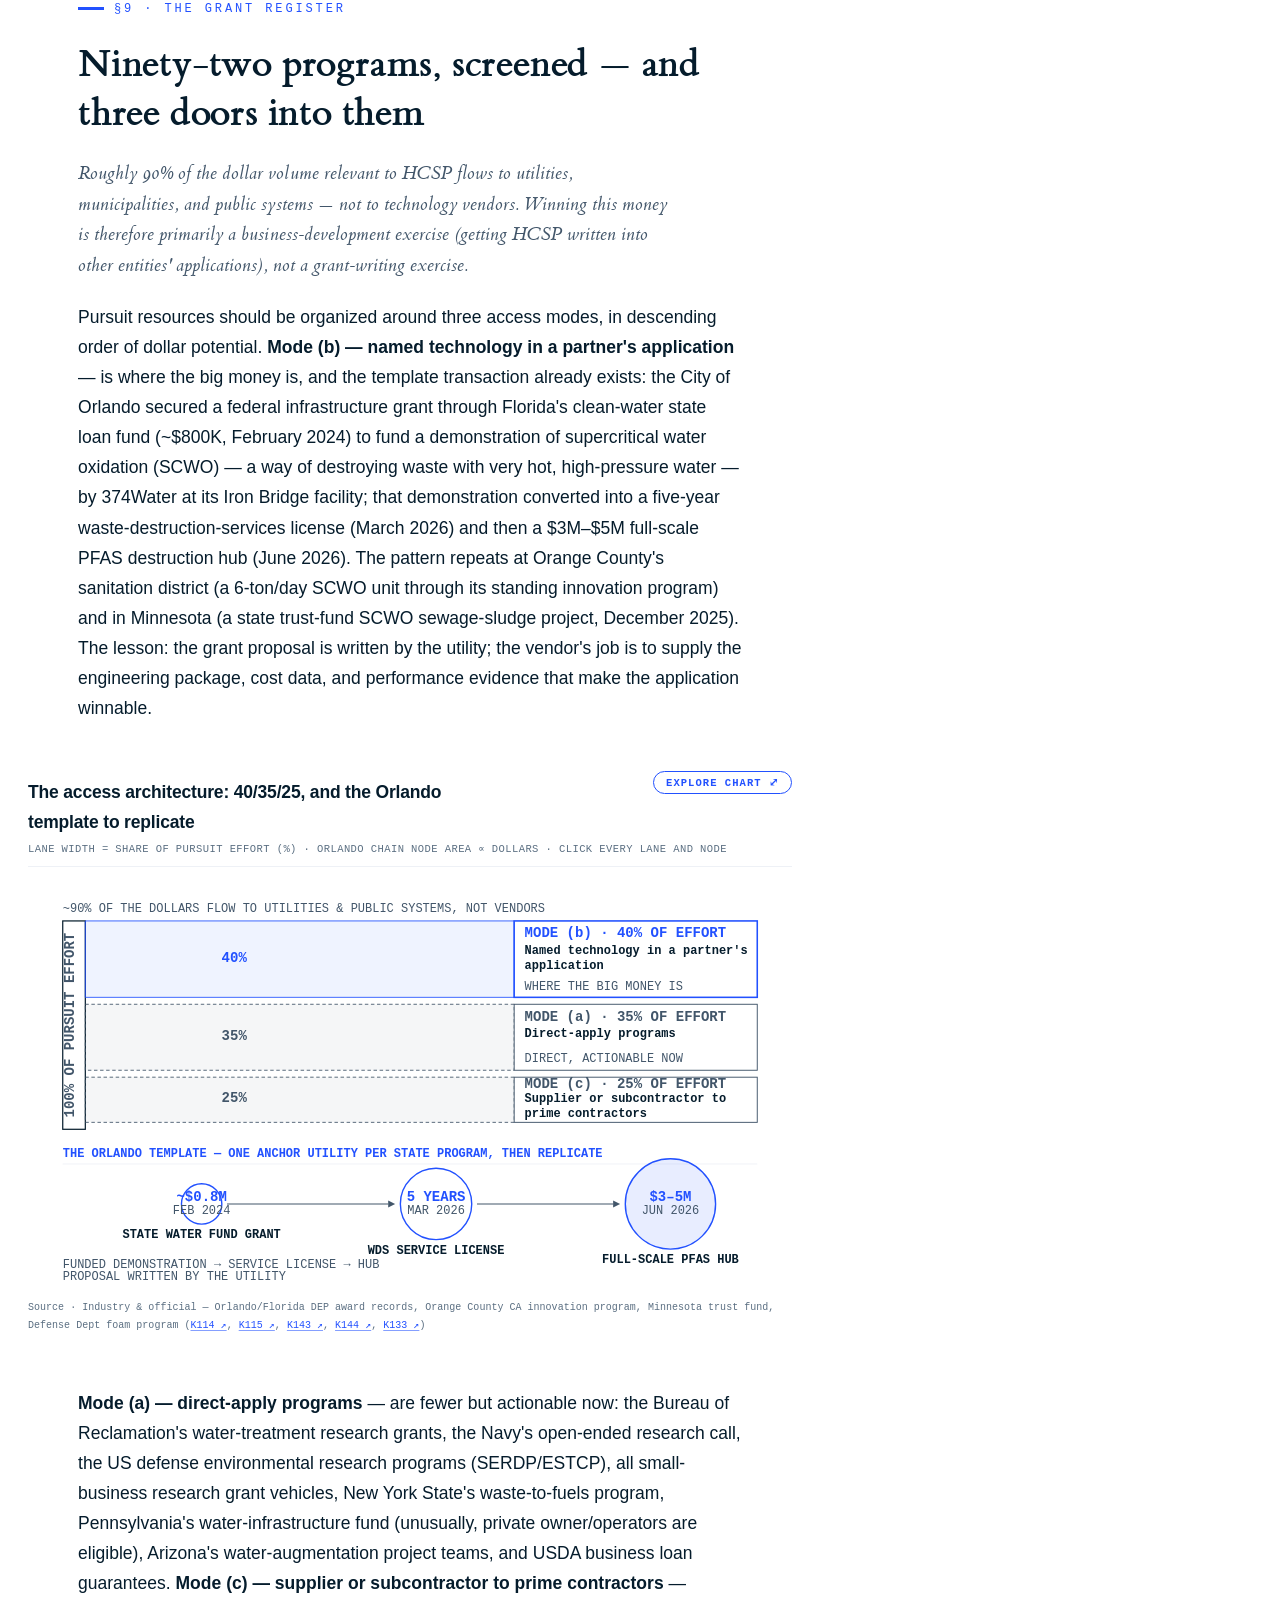
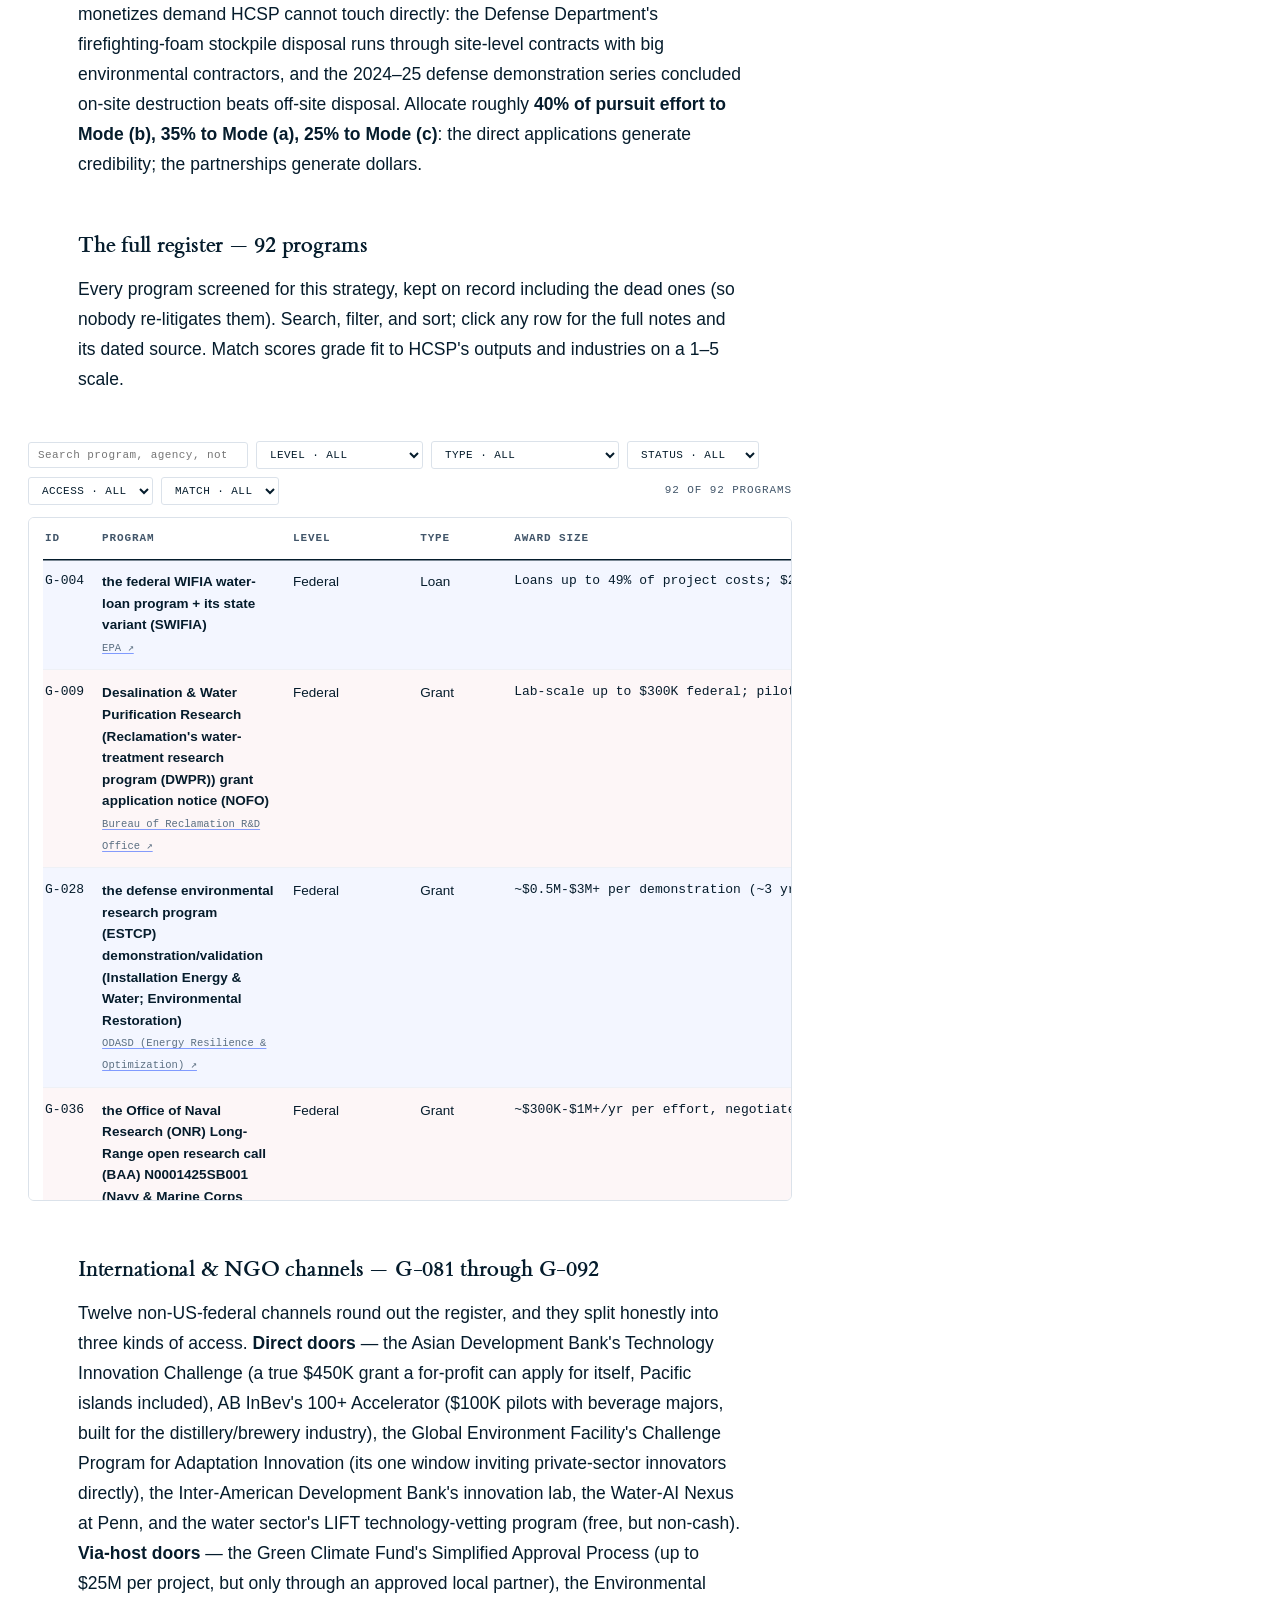
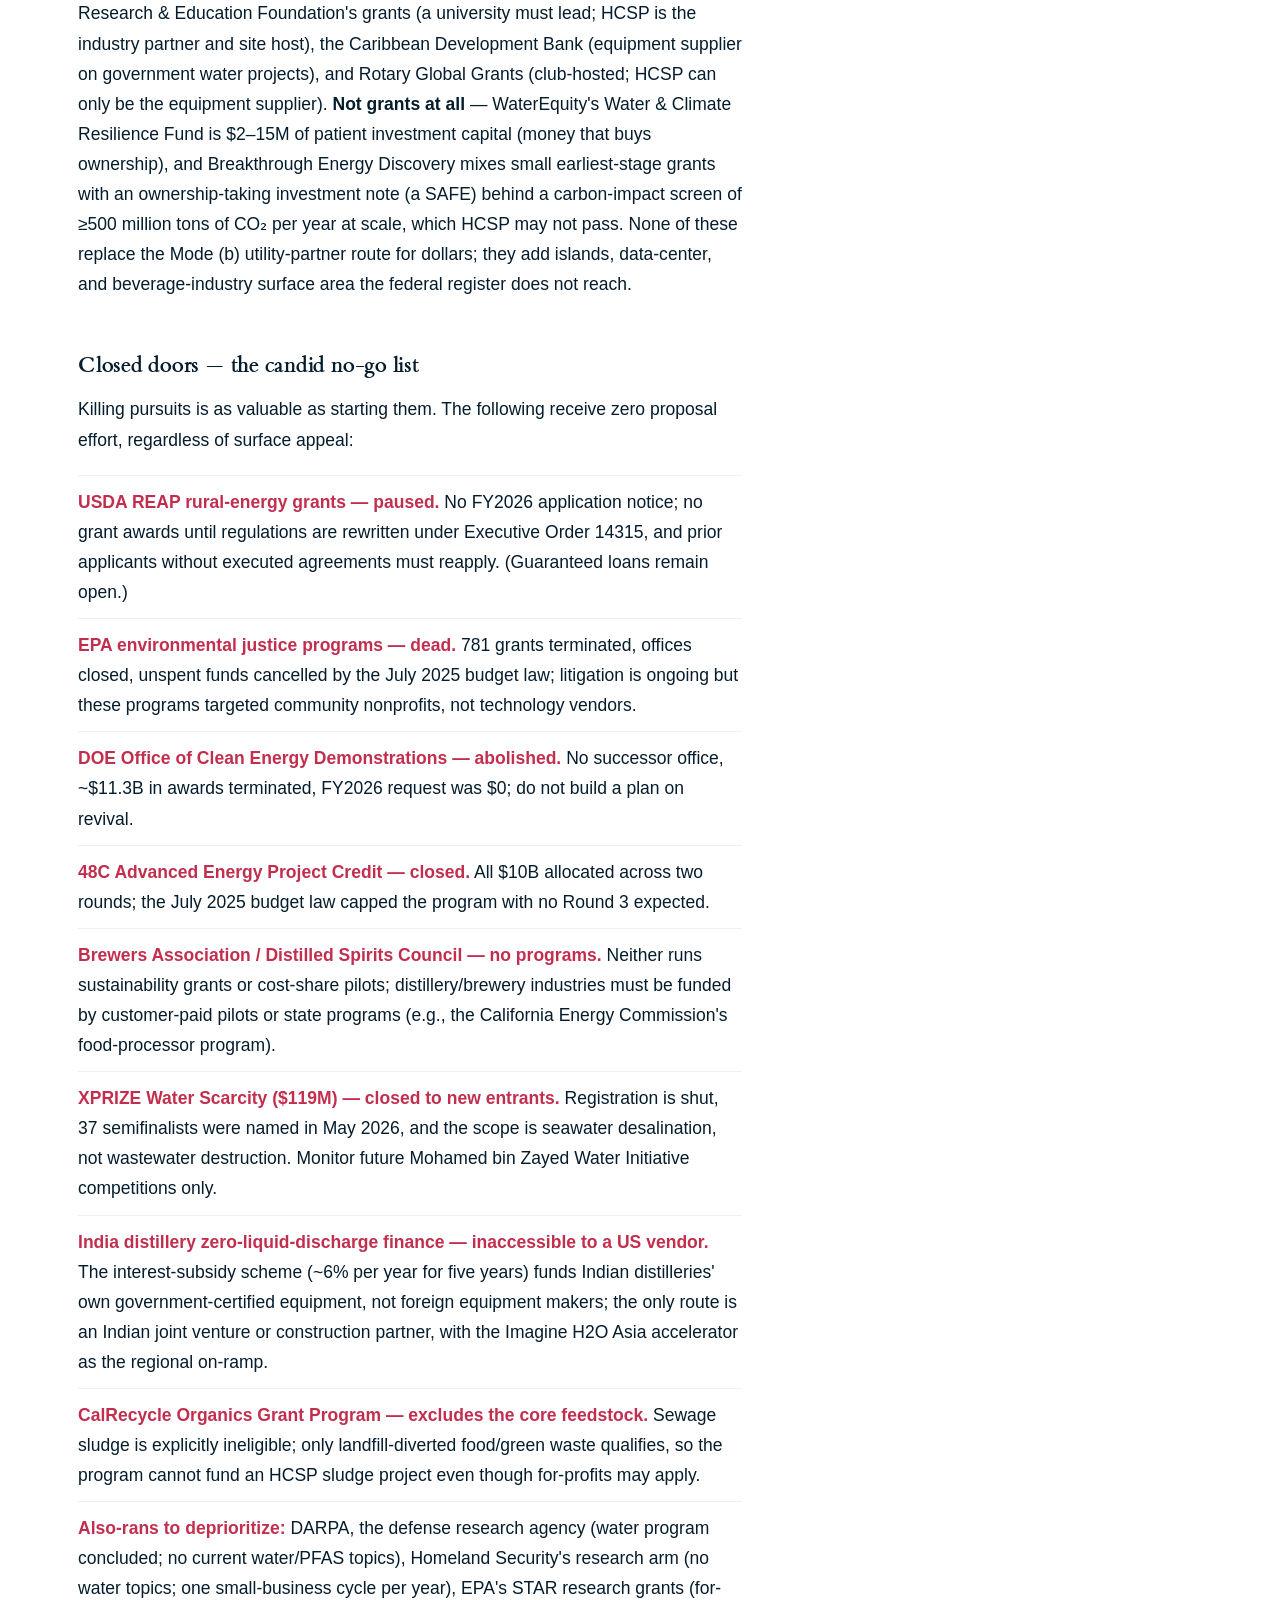
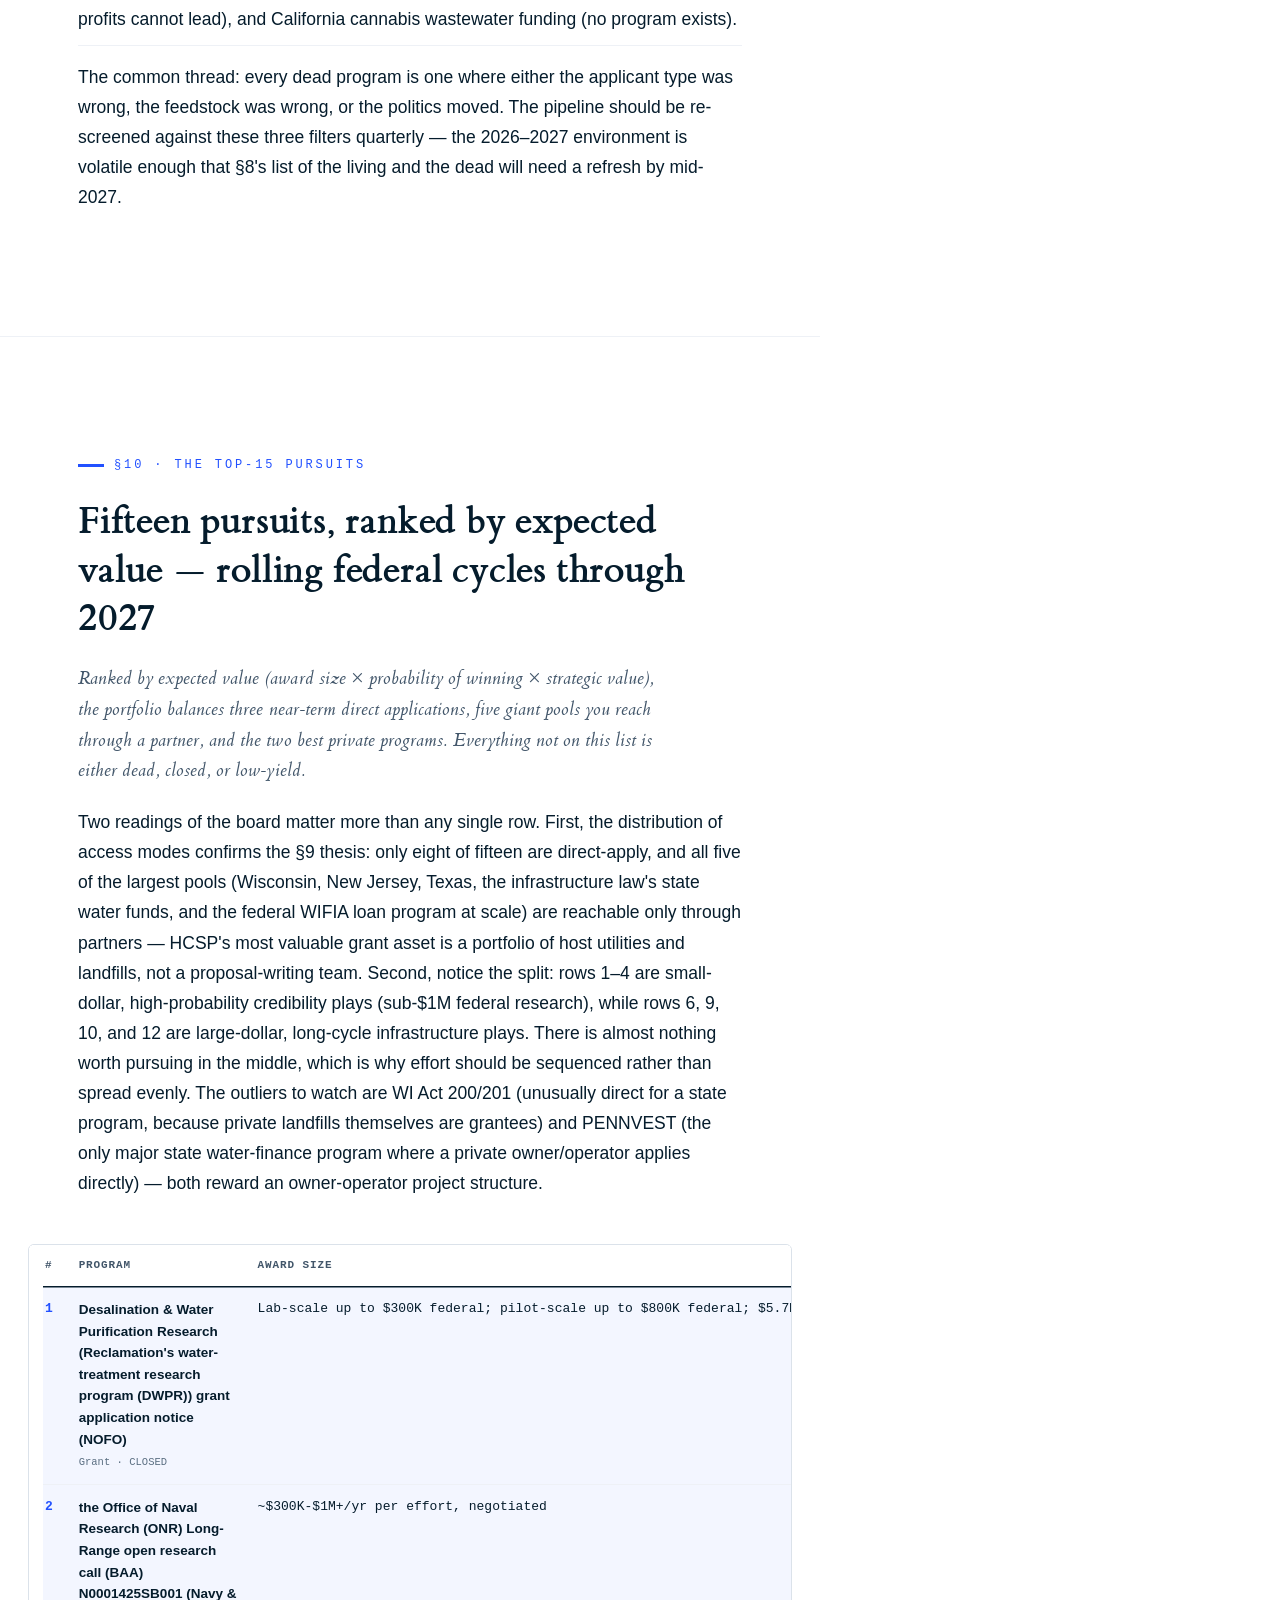
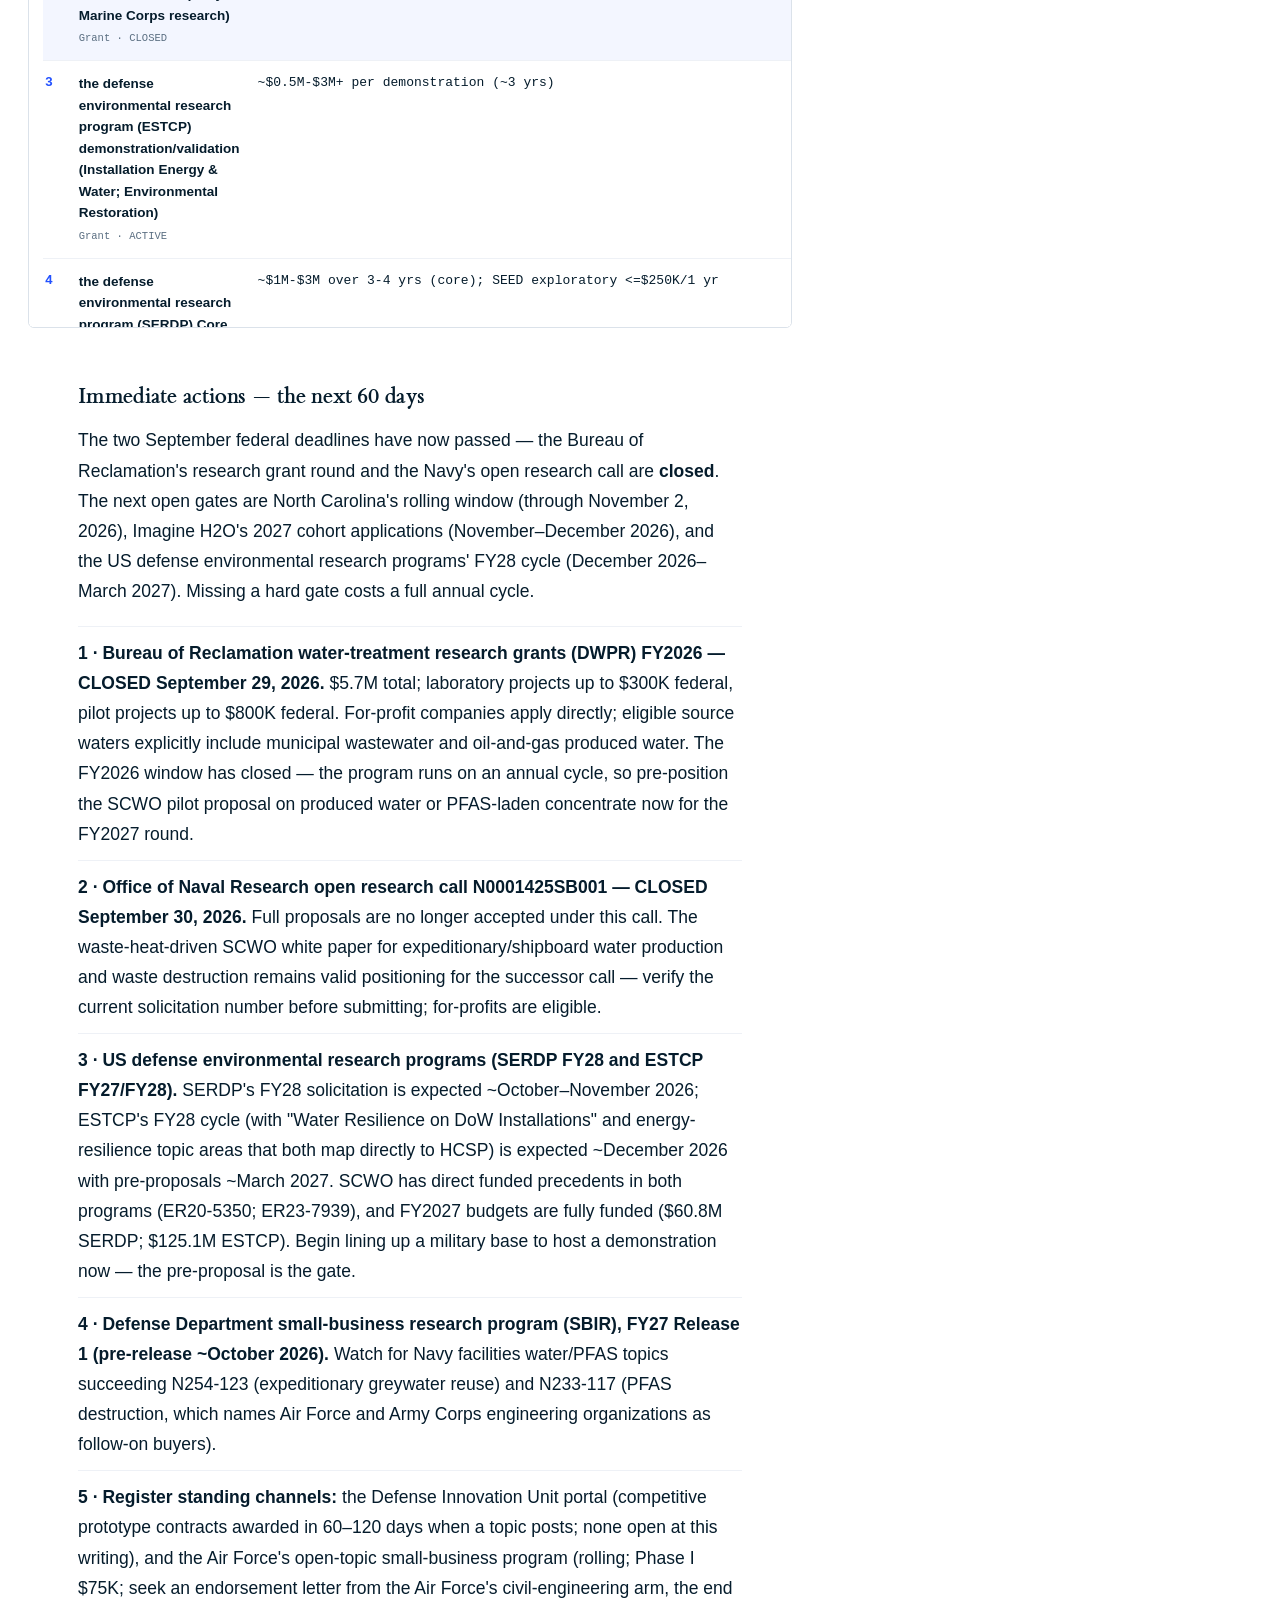
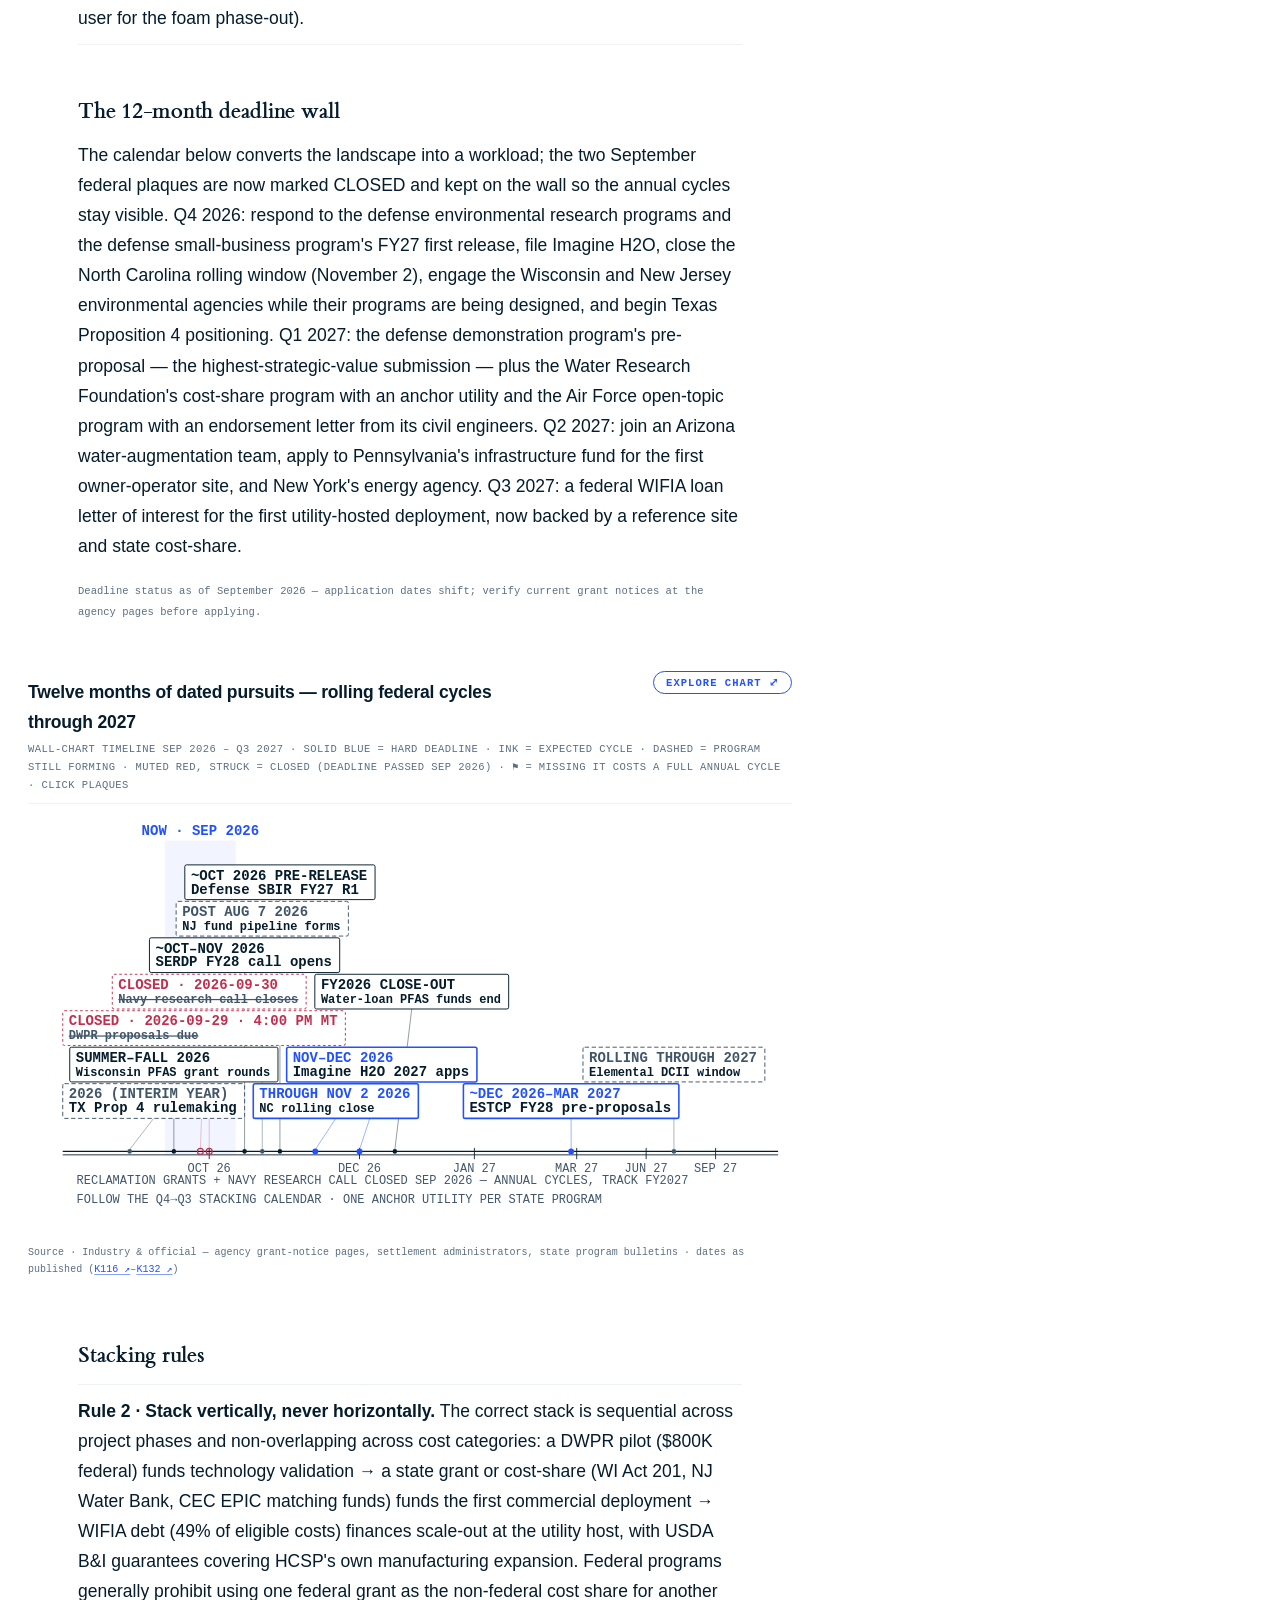
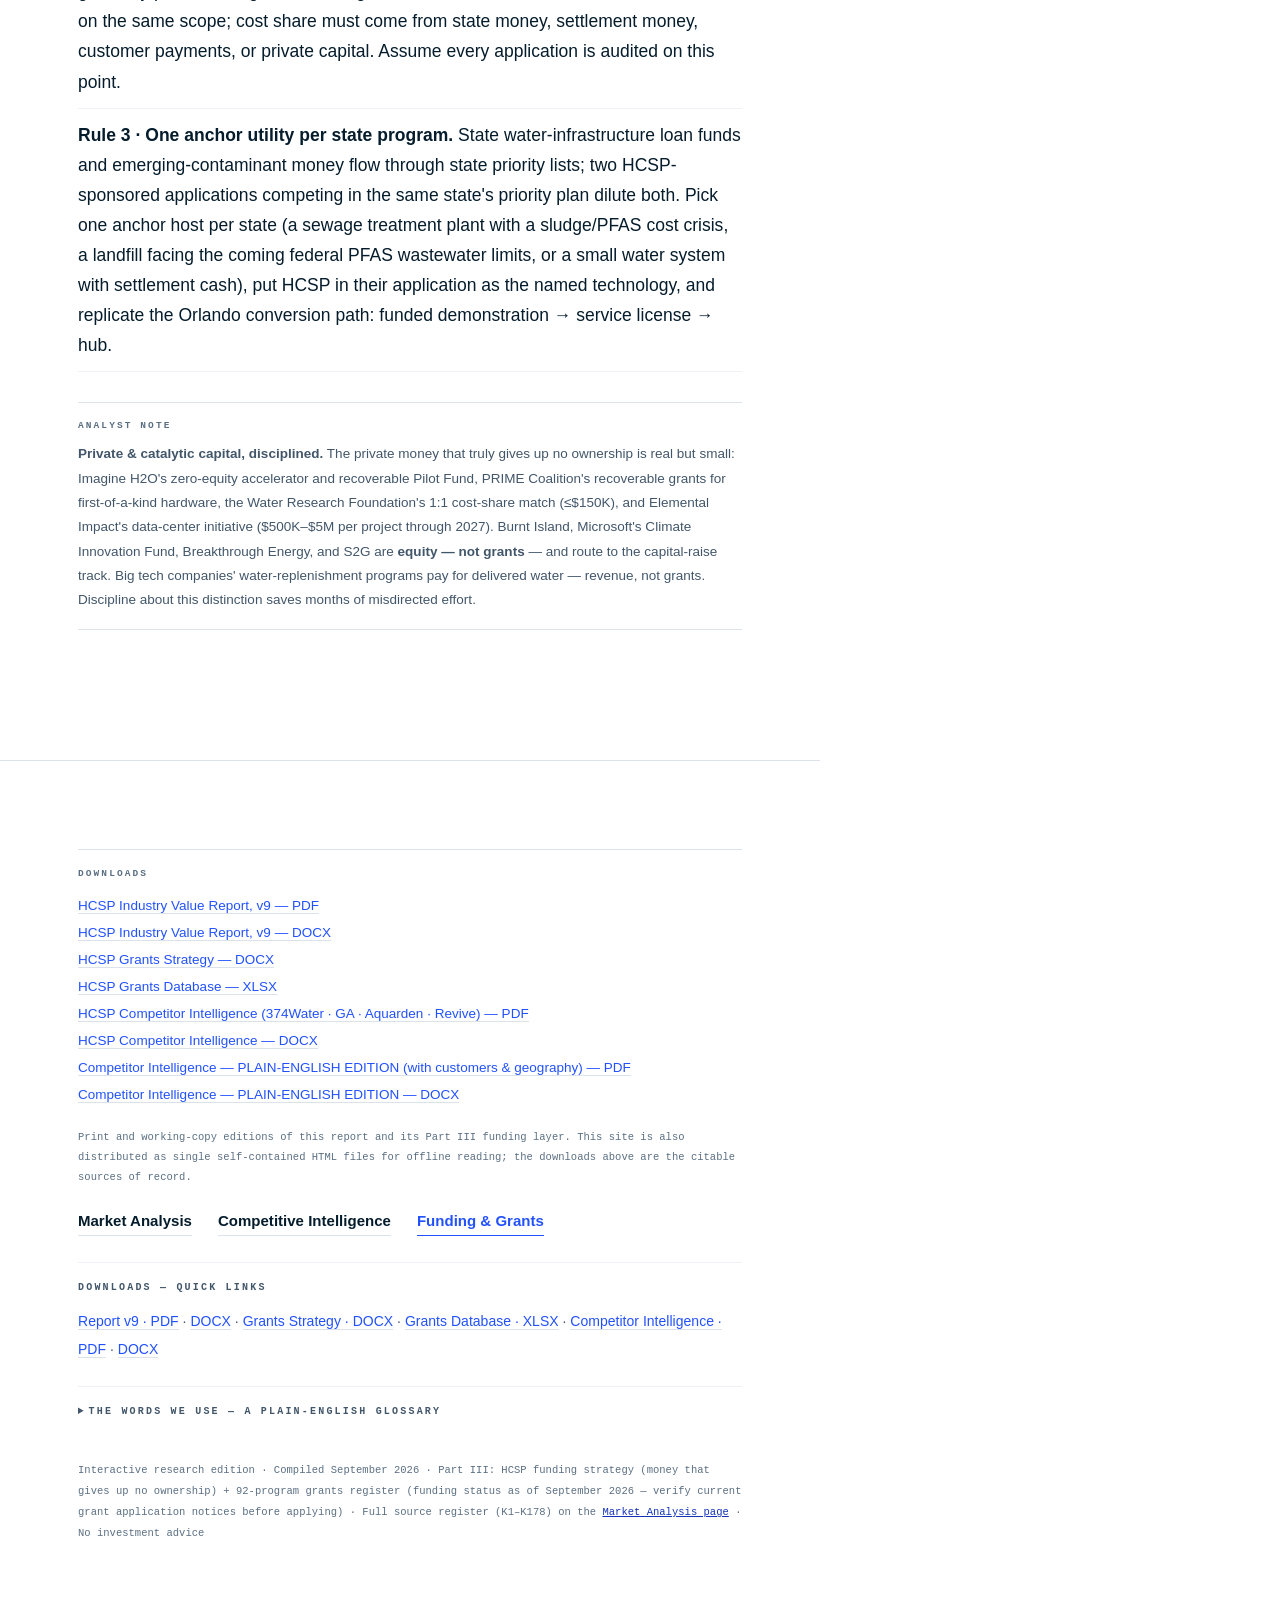
<file: funding.html>
<!doctype html>
<html lang="en">
<head>
<meta charset="utf-8">
<meta name="viewport" content="width=device-width, initial-scale=1">
<title>Funding &amp; Grants — HCSP Cross-Industry Value &amp; Financial Impact Analysis</title>
<meta name="description" content="Part III: funding that gives up no ownership — the 2026 funding landscape, a screened 92-program grant register, the ranked Top-15 pursuits, and the 12-month deadline wall.">
<link rel="stylesheet" href="css/fonts.css">
<link rel="stylesheet" href="css/style.css">
</head>
<body class="no-cover">

<!-- ═══ Shared shell · sticky top nav ═══ -->
<nav id="topnav" aria-label="Site">
  <a class="tn-brand" href="index.html">HCSP<span> · </span>REPORT</a>
  <div class="tn-links">
    <a href="index.html">Market Analysis</a>
    <a href="competitors.html">Competitive Intelligence</a>
    <a href="funding.html">Funding &amp; Grants</a>
  </div>
  <div class="tn-right">
    <a class="art-toggle" href="index.html?art=on" title="Show the HCSP animation on the Market Analysis page">SHOW ANIMATION</a>
    <button id="reader-toggle" type="button" aria-pressed="false">READING&nbsp;MODE&nbsp;<span class="rt-state">OFF</span></button>
    <button id="tn-burger" type="button" aria-expanded="false" aria-label="Toggle navigation">☰</button>
  </div>
</nav>

<!-- ═══ Page hero ═══ -->
<header class="page-hero">
  <p class="sec-no">Part III · Funding that gives up no ownership</p>
  <h1>The funding layer: $37.33B of known pools, three doors in</h1>
  <p class="ph-sub">Climate-era money is contracting; money for PFAS "forever chemicals" is at its all-time peak. Ninety-two programs screened
    (dead ones kept on record), fifteen pursuits ranked by expected value, and a 12-month deadline wall across the
    pools that survived — with rolling federal cycles through 2027.</p>
  <div class="hero-chips">
    <button class="chip" data-goto="#sec-funding">§8 · Funding landscape</button>
    <button class="chip" data-goto="#sec-register">§9 · The grant register</button>
    <button class="chip" data-goto="#sec-pursuits">§10 · Top-15 pursuits</button>
  </div>
</header>

<main>

<!-- ═══ §8 Funding landscape (Part III) ═══ -->
<section id="sec-funding" class="band" data-win="funding">
  <div class="prose">
    <p class="sec-no">§8 · Funding landscape — Part III</p>
    <h2>Climate-era money is contracting; PFAS money is at its all-time peak</h2>
    <p class="dek">The addressable grant universe for a wastewater-destruction technology vendor is smaller than it was
      in 2024 — but better targeted. The programs that died were ones HCSP was unlikely to win anyway; the money that
      survived concentrates in PFAS destruction, water reuse, and defense resilience — precisely HCSP's value
      proposition. The strategic error to avoid is writing proposals to dead programs; the strategic opportunity is
      that PFAS funding is counter-cyclical.</p>
    <p>Four structural events define the year. First, a July 2025 federal budget law (the "One Big Beautiful Bill Act")
      cancelled unspent climate-justice money from the 2022 Inflation Reduction Act, and EPA terminated <b>781 environmental justice
      grants</b> and closed the Office of Environmental Justice entirely — dead as funding sources, and never a fit for
      a for-profit technology company anyway. Second, the Department of Energy's demonstration arm is gone: the Office
      of Clean Energy Demonstrations was abolished in the November 2025 reorganization after terminating 24 awards
      (~$3.7B) in May 2025 and roughly <b>$7.56B more</b> across DOE offices in October 2025. There is no successor
      office and no reason to plan around one.</p>
    <p>Third, two programs were interrupted and restored. FEMA's disaster-mitigation grant program (BRIC) — cancelled in April 2025 — was
      court-restored, and its combined FY2024–25 application round for <b>$1B closed July 23, 2026</b>; BRIC funds states and
      localities, so HCSP is at most an indirect vendor partner. More consequentially, the US small-business research grant
      programs (SBIR/STTR) lapsed 6.5 months and
      were reauthorized on April 13, 2026 <b>through September 30, 2031</b>, with higher ceilings and a new "Strategic
      Breakthrough" Phase II worth up to $30M at large agencies — the most reliable direct-apply channel for a company
      of HCSP's profile is fully restarted. Fourth, the 2021 infrastructure law's PFAS-dedicated water money is in its final
      year: the last $1B of the $5B grant program for small and disadvantaged communities (May 2026), a reaffirmed $4B of
      drinking-water state loan fund PFAS money, and the closing $1B clean-water loan fund supplement for emerging contaminants
      — which covers wastewater, stormwater, and the contaminated liquid that drains out of landfills.</p>
  </div>

  <div class="prose"><div class="metric-strip" id="fate-strip"></div></div>
  <div class="wide xl"><div id="fate-board" class="fate-board"></div></div>

  <div class="prose">
    <p>The counterweight — and the thesis of this layer — is that PFAS-specific money is expanding even as general
      climate money contracts. The 3M public-water-system settlement alone has paid out more than <b>$3.5B</b> to
      Phase 1 claimants, with installments running through 2033–2036; Tyco ($750M) and BASF ($316.5M) payouts began in
      March–April 2026. New Jersey's court-approved PFAS Abatement Fund (August 7, 2026) stands up a <b>$795M</b> state
      vehicle with at least $150M routed to sewage treatment plants. Wisconsin's Acts 200/201 release more than <b>$130M</b>, including
      direct grants to landfills for treating landfill drainage liquid on site. The market signal is unambiguous: destruction
      technology is moving from pilot novelty to funded line item. HCSP's task is to be specified, not just eligible.</p>
  </div>
</section>

<!-- ═══ §9 The Grant Register (Part III) ═══ -->
<section id="sec-register" class="band" data-win="register">
  <div class="prose">
    <p class="sec-no">§9 · The grant register</p>
    <h2>Ninety-two programs, screened — and three doors into them</h2>
    <p class="dek">Roughly 90% of the dollar volume relevant to HCSP flows to utilities, municipalities, and public
      systems — not to technology vendors. Winning this money is therefore primarily a business-development exercise
      (getting HCSP written into other entities' applications), not a grant-writing exercise.</p>
    <p>Pursuit resources should be organized around three access modes, in descending order of dollar potential.
      <b>Mode (b) — named technology in a partner's application</b> — is where the big money is, and the template
      transaction already exists: the City of Orlando secured a federal infrastructure grant through Florida's clean-water
      state loan fund (~$800K,
      February 2024) to fund a demonstration of supercritical water oxidation (SCWO) — a way of destroying waste with
      very hot, high-pressure water — by 374Water at its Iron Bridge facility; that demonstration converted
      into a five-year waste-destruction-services license (March 2026) and then a $3M–$5M full-scale PFAS destruction
      hub (June 2026). The pattern repeats at Orange County's sanitation district (a 6-ton/day SCWO unit through its standing innovation program) and in Minnesota
      (a state trust-fund SCWO sewage-sludge project, December 2025). The lesson: the grant proposal is written by the utility;
      the vendor's job is to supply the engineering package, cost data, and performance evidence that make the
      application winnable.</p>
  </div>
  <div class="wide xl"><div id="access-chart" class="chart-frame"></div></div>
  <div class="prose">
    <p><b>Mode (a) — direct-apply programs</b> — are fewer but actionable now: the Bureau of Reclamation's water-treatment
      research grants, the Navy's open-ended research call, the US defense environmental research programs (SERDP/ESTCP),
      all small-business research grant vehicles, New York State's waste-to-fuels program, Pennsylvania's
      water-infrastructure fund (unusually, private
      owner/operators are eligible), Arizona's water-augmentation project teams, and USDA business loan guarantees. <b>Mode (c) —
      supplier or subcontractor to prime contractors</b> — monetizes demand HCSP cannot touch directly: the Defense Department's firefighting-foam stockpile
      disposal runs through site-level contracts with big environmental contractors, and the 2024–25 defense
      demonstration series concluded on-site destruction beats off-site disposal. Allocate roughly <b>40% of pursuit
      effort to Mode (b), 35% to Mode (a), 25% to Mode (c)</b>: the direct applications generate credibility; the
      partnerships generate dollars.</p>
    <h3 class="sub-h">The full register — 92 programs</h3>
    <p>Every program screened for this strategy, kept on record including the dead ones (so nobody re-litigates them).
      Search, filter, and sort; click any row for the full notes and its dated source. Match scores grade fit to HCSP's
      outputs and industries on a 1–5 scale.</p>
  </div>
  <div class="wide xl">
    <div class="grant-tools" id="grant-tools"></div>
    <div class="table-scroll tall"><table class="dt grant-dt" id="grant-table"></table></div>
  </div>
  <div class="prose">
    <h3 class="sub-h">International &amp; NGO channels — G-081 through G-092</h3>
    <p>Twelve non-US-federal channels round out the register, and they split honestly into three kinds of access.
      <b>Direct doors</b> — the Asian Development Bank's Technology Innovation Challenge (a true $450K grant a for-profit can apply for
      itself, Pacific islands included), AB InBev's 100+ Accelerator ($100K pilots with beverage majors, built for the
      distillery/brewery industry), the Global Environment Facility's Challenge Program for Adaptation Innovation (its one window inviting
      private-sector innovators directly), the Inter-American Development Bank's innovation lab, the Water-AI Nexus at Penn, and the water sector's
      LIFT technology-vetting program (free, but
      non-cash). <b>Via-host doors</b> — the Green Climate Fund's Simplified Approval Process (up to $25M per project, but only through an
      approved local partner), the Environmental Research &amp; Education Foundation's grants (a university must lead; HCSP is the industry partner and site host),
      the Caribbean Development Bank (equipment supplier on government water projects), and Rotary Global Grants
      (club-hosted; HCSP can only be the equipment supplier). <b>Not grants at all</b> — WaterEquity's Water &amp;
      Climate Resilience Fund is $2–15M of patient investment capital (money that buys ownership), and Breakthrough Energy Discovery mixes
      small earliest-stage grants with an ownership-taking investment note (a SAFE) behind a carbon-impact screen of ≥500 million tons of CO₂ per year at scale, which HCSP may not pass. None of these
      replace the Mode (b) utility-partner route for dollars; they add islands, data-center, and beverage-industry
      surface area the federal register does not reach.</p>
  </div>
  <div class="prose">
    <h3 class="sub-h">Closed doors — the candid no-go list</h3>
    <p>Killing pursuits is as valuable as starting them. The following receive zero proposal effort, regardless of
      surface appeal:</p>
    <ul class="laws nogo">
      <li><b>USDA REAP rural-energy grants — paused.</b> No FY2026 application notice; no grant awards until regulations are rewritten under Executive Order 14315, and prior applicants without executed agreements must reapply. (Guaranteed loans remain open.)</li>
      <li><b>EPA environmental justice programs — dead.</b> 781 grants terminated, offices closed, unspent funds cancelled by the July 2025 budget law; litigation is ongoing but these programs targeted community nonprofits, not technology vendors.</li>
      <li><b>DOE Office of Clean Energy Demonstrations — abolished.</b> No successor office, ~$11.3B in awards terminated, FY2026 request was $0; do not build a plan on revival.</li>
      <li><b>48C Advanced Energy Project Credit — closed.</b> All $10B allocated across two rounds; the July 2025 budget law capped the program with no Round 3 expected.</li>
      <li><b>Brewers Association / Distilled Spirits Council — no programs.</b> Neither runs sustainability grants or cost-share pilots; distillery/brewery industries must be funded by customer-paid pilots or state programs (e.g., the California Energy Commission's food-processor program).</li>
      <li><b>XPRIZE Water Scarcity ($119M) — closed to new entrants.</b> Registration is shut, 37 semifinalists were named in May 2026, and the scope is seawater desalination, not wastewater destruction. Monitor future Mohamed bin Zayed Water Initiative competitions only.</li>
      <li><b>India distillery zero-liquid-discharge finance — inaccessible to a US vendor.</b> The interest-subsidy scheme (~6% per year for five years) funds Indian distilleries' own government-certified equipment, not foreign equipment makers; the only route is an Indian joint venture or construction partner, with the Imagine H2O Asia accelerator as the regional on-ramp.</li>
      <li><b>CalRecycle Organics Grant Program — excludes the core feedstock.</b> Sewage sludge is explicitly ineligible; only landfill-diverted food/green waste qualifies, so the program cannot fund an HCSP sludge project even though for-profits may apply.</li>
      <li><b>Also-rans to deprioritize:</b> DARPA, the defense research agency (water program concluded; no current water/PFAS topics), Homeland Security's research arm (no water topics; one small-business cycle per year), EPA's STAR research grants (for-profits cannot lead), and California cannabis wastewater funding (no program exists).</li>
    </ul>
    <p>The common thread: every dead program is one where either the applicant type was wrong, the feedstock was wrong,
      or the politics moved. The pipeline should be re-screened against these three filters quarterly — the 2026–2027
      environment is volatile enough that §8's list of the living and the dead will need a refresh by mid-2027.</p>
  </div>
</section>

<!-- ═══ §10 Top-15 pursuits (Part III) ═══ -->
<section id="sec-pursuits" class="band" data-win="pursuits">
  <div class="prose">
    <p class="sec-no">§10 · The Top-15 pursuits</p>
    <h2>Fifteen pursuits, ranked by expected value — rolling federal cycles through 2027</h2>
    <p class="dek">Ranked by expected value (award size × probability of winning × strategic value), the portfolio balances
      three near-term direct applications, five giant pools you reach through a partner, and the two best private programs.
      Everything not on this list is either dead, closed, or low-yield.</p>
    <p>Two readings of the board matter more than any single row. First, the distribution of access modes confirms the
      §9 thesis: only eight of fifteen are direct-apply, and all five of the largest pools (Wisconsin, New Jersey, Texas,
      the infrastructure law's state water funds, and the federal WIFIA loan program at
      scale) are reachable only through partners — HCSP's most valuable grant asset is a portfolio of host utilities and landfills, not
      a proposal-writing team. Second, notice the split: rows 1–4 are small-dollar, high-probability credibility plays
      (sub-$1M federal research), while rows 6, 9, 10, and 12 are large-dollar, long-cycle infrastructure plays. There is
      almost nothing worth pursuing in the middle, which is why effort should be sequenced rather than spread evenly.
      The outliers to watch are WI Act 200/201 (unusually direct for a state program, because private landfills
      themselves are grantees) and PENNVEST (the only major state water-finance program where a private owner/operator
      applies directly) — both reward an owner-operator project structure.</p>
  </div>
  <div class="wide xl">
    <div class="table-scroll tall"><table class="dt grant-dt" id="top15-table"></table></div>
  </div>
  <div class="prose">
    <h3 class="sub-h">Immediate actions — the next 60 days</h3>
    <p>The two September federal deadlines have now passed — the Bureau of Reclamation's research grant round and the Navy's
      open research call are
      <b>closed</b>. The next open gates are North Carolina's rolling window (through November 2, 2026), Imagine H2O's 2027
      cohort applications (November–December 2026), and the US defense environmental research programs' FY28 cycle (December 2026–March 2027).
      Missing a hard gate costs a full annual cycle.</p>
    <ul class="laws">
      <li><b>1 · Bureau of Reclamation water-treatment research grants (DWPR) FY2026 — CLOSED September 29, 2026.</b> $5.7M total; laboratory projects up to $300K federal, pilot projects up to $800K federal. For-profit companies apply directly; eligible source waters explicitly include municipal wastewater and oil-and-gas produced water. The FY2026 window has closed — the program runs on an annual cycle, so pre-position the SCWO pilot proposal on produced water or PFAS-laden concentrate now for the FY2027 round.</li>
      <li><b>2 · Office of Naval Research open research call N0001425SB001 — CLOSED September 30, 2026.</b> Full proposals are no longer accepted under this call. The waste-heat-driven SCWO white paper for expeditionary/shipboard water production and waste destruction remains valid positioning for the successor call — verify the current solicitation number before submitting; for-profits are eligible.</li>
      <li><b>3 · US defense environmental research programs (SERDP FY28 and ESTCP FY27/FY28).</b> SERDP's FY28 solicitation is expected ~October–November 2026; ESTCP's FY28 cycle (with "Water Resilience on DoW Installations" and energy-resilience topic areas that both map directly to HCSP) is expected ~December 2026 with pre-proposals ~March 2027. SCWO has direct funded precedents in both programs (ER20-5350; ER23-7939), and FY2027 budgets are fully funded ($60.8M SERDP; $125.1M ESTCP). Begin lining up a military base to host a demonstration now — the pre-proposal is the gate.</li>
      <li><b>4 · Defense Department small-business research program (SBIR), FY27 Release 1 (pre-release ~October 2026).</b> Watch for Navy facilities water/PFAS topics succeeding N254-123 (expeditionary greywater reuse) and N233-117 (PFAS destruction, which names Air Force and Army Corps engineering organizations as follow-on buyers).</li>
      <li><b>5 · Register standing channels:</b> the Defense Innovation Unit portal (competitive prototype contracts awarded in 60–120 days when a topic posts; none open at this writing), and the Air Force's open-topic small-business program (rolling; Phase I $75K; seek an endorsement letter from the Air Force's civil-engineering arm, the end user for the foam phase-out).</li>
    </ul>
    <h3 class="sub-h">The 12-month deadline wall</h3>
    <p>The calendar below converts the landscape into a workload; the two September federal plaques are now marked
      CLOSED and kept on the wall so the annual cycles stay visible. Q4 2026: respond to the defense environmental
      research programs and the defense small-business program's
      FY27 first release, file Imagine H2O, close the North Carolina rolling window (November 2), engage the Wisconsin
      and New Jersey environmental agencies while their
      programs are being designed, and begin Texas Proposition 4 positioning. Q1 2027: the defense demonstration
      program's pre-proposal — the
      highest-strategic-value submission — plus the Water Research Foundation's cost-share program with an anchor utility and the Air Force
      open-topic program with an
      endorsement letter from its civil engineers. Q2 2027: join an Arizona water-augmentation team, apply to Pennsylvania's
      infrastructure fund for the first owner-operator site, and New York's energy agency.
      Q3 2027: a federal WIFIA loan letter of interest for the first utility-hosted deployment, now backed by a reference site and
      state cost-share.</p>
    <p class="colophon" style="margin-top:10px">Deadline status as of September 2026 — application dates shift;
      verify current grant notices at the agency pages before applying.</p>
  </div>
  <div class="wide xl"><div id="fundwall-chart" class="chart-frame"></div></div>
  <div class="prose">
    <h3 class="sub-h">Stacking rules</h3>
    <ul class="laws">
      <li><b>Rule 2 · Stack vertically, never horizontally.</b> The correct stack is sequential across project phases and non-overlapping across cost categories: a DWPR pilot ($800K federal) funds technology validation → a state grant or cost-share (WI Act 201, NJ Water Bank, CEC EPIC matching funds) funds the first commercial deployment → WIFIA debt (49% of eligible costs) finances scale-out at the utility host, with USDA B&amp;I guarantees covering HCSP's own manufacturing expansion. Federal programs generally prohibit using one federal grant as the non-federal cost share for another on the same scope; cost share must come from state money, settlement money, customer payments, or private capital. Assume every application is audited on this point.</li>
      <li><b>Rule 3 · One anchor utility per state program.</b> State water-infrastructure loan funds and emerging-contaminant money flow through state priority lists; two HCSP-sponsored applications competing in the same state's priority plan dilute both. Pick one anchor host per state (a sewage treatment plant with a sludge/PFAS cost crisis, a landfill facing the coming federal PFAS wastewater limits, or a small water system with settlement cash), put HCSP in their application as the named technology, and replicate the Orlando conversion path: funded demonstration → service license → hub.</li>
    </ul>
    <div class="note-box">
      <p><b>Private &amp; catalytic capital, disciplined.</b> The private money that truly gives up no ownership is real but small:
        Imagine H2O's zero-equity accelerator and recoverable Pilot Fund, PRIME Coalition's recoverable grants for
        first-of-a-kind hardware, the Water Research Foundation's 1:1 cost-share match (≤$150K), and Elemental Impact's
        data-center initiative
        ($500K–$5M per project through 2027). Burnt Island, Microsoft's Climate Innovation Fund, Breakthrough Energy, and S2G are
        <b>equity — not grants</b> — and route to the capital-raise track. Big tech companies' water-replenishment programs pay for
        delivered water — revenue, not grants. Discipline about this distinction saves months of misdirected effort.</p>
    </div>
  </div>
</section>


<!-- ═══ Downloads (full block) ═══ -->
<footer class="page-foot">
  <div class="prose">
    <div class="downloads">
      <p class="dl-head">Downloads</p>
      <p class="dl-line"><a href="downloads/HCSP_Industry_Value_Report_v10.pdf">HCSP Industry Value Report, v9 — PDF</a><br>
        <a href="downloads/HCSP_Industry_Value_Report_v10.docx">HCSP Industry Value Report, v9 — DOCX</a><br>
        <a href="downloads/HCSP_Grants_Strategy.docx">HCSP Grants Strategy — DOCX</a><br>
        <a href="downloads/HCSP_Grants_Database.xlsx">HCSP Grants Database — XLSX</a><br>
        <a href="downloads/HCSP_Competitor_Intelligence.pdf">HCSP Competitor Intelligence (374Water · GA · Aquarden · Revive) — PDF</a><br>
        <a href="downloads/HCSP_Competitor_Intelligence.docx">HCSP Competitor Intelligence — DOCX</a><br>
        <a href="downloads/HCSP_Competitor_Intelligence_Plain.pdf">Competitor Intelligence — PLAIN-ENGLISH EDITION (with customers &amp; geography) — PDF</a><br>
        <a href="downloads/HCSP_Competitor_Intelligence_Plain.docx">Competitor Intelligence — PLAIN-ENGLISH EDITION — DOCX</a></p>
      <p class="dl-note">Print and working-copy editions of this report and its Part III funding layer. This site is
        also distributed as single self-contained HTML files for offline reading; the downloads above are the
        citable sources of record.</p>
    </div>
    <nav class="pf-links" aria-label="Report pages">
      <a href="index.html">Market Analysis</a>
      <a href="competitors.html">Competitive Intelligence</a>
      <a href="funding.html" class="here">Funding &amp; Grants</a>
    </nav>
    <div class="dl-compact">
      <p class="dl-head">Downloads — quick links</p>
      <p class="dl-line"><a href="downloads/HCSP_Industry_Value_Report_v10.pdf">Report v9 · PDF</a> ·
        <a href="downloads/HCSP_Industry_Value_Report_v10.docx">DOCX</a> ·
        <a href="downloads/HCSP_Grants_Strategy.docx">Grants Strategy · DOCX</a> ·
        <a href="downloads/HCSP_Grants_Database.xlsx">Grants Database · XLSX</a> ·
        <a href="downloads/HCSP_Competitor_Intelligence.pdf">Competitor Intelligence · PDF</a> ·
        <a href="downloads/HCSP_Competitor_Intelligence.docx">DOCX</a></p>
    </div>
    <details class="glossary">
      <summary>The words we use — a plain-English glossary</summary>
      <dl>
        <div><dt>SCWO</dt><dd>Supercritical water oxidation — a way of destroying waste with very hot, high-pressure water.</dd></div>
        <div><dt>PFAS</dt><dd>"Forever chemicals" — man-made chemicals that barely break down in nature.</dd></div>
        <div><dt>COD</dt><dd>Chemical oxygen demand — a measure of how much organic waste is in the water.</dd></div>
        <div><dt>AFFF</dt><dd>Firefighting foam — a major source of PFAS pollution.</dd></div>
        <div><dt>Autothermal</dt><dd>The system makes its own heat from the waste it destroys.</dd></div>
        <div><dt>CapEx / OpEx</dt><dd>Purchase cost / running cost.</dd></div>
        <div><dt>TAM / SAM / SOM</dt><dd>Total market / reachable market / what we could win.</dd></div>
        <div><dt>TRL</dt><dd>Technology readiness level — how proven the technology is, on a 1–9 scale.</dd></div>
        <div><dt>WDS</dt><dd>Waste destruction service — we run the destruction for you.</dd></div>
        <div><dt>ZLD</dt><dd>Zero liquid discharge — a rule that no liquid waste may leave a site.</dd></div>
        <div><dt>Skid</dt><dd>A factory-built machine delivered on a steel frame — you hook it up and switch it on.</dd></div>
        <div><dt>Leachate</dt><dd>The contaminated liquid that drains out of a landfill.</dd></div>
        <div><dt>Biosolids</dt><dd>Sewage sludge — the solid leftovers of wastewater treatment.</dd></div>
        <div><dt>MCL</dt><dd>The legal limit for a chemical in drinking water.</dd></div>
        <div><dt>ELG</dt><dd>Federal limits on what a factory may discharge in its wastewater.</dd></div>
        <div><dt>CERCLA</dt><dd>The US Superfund cleanup law — it decides who pays to clean up pollution.</dd></div>
        <div><dt>NOFO</dt><dd>A grant application notice — the government announcing money you can apply for.</dd></div>
        <div><dt>SBIR / STTR</dt><dd>US small-business research grant programs.</dd></div>
        <div><dt>SRF</dt><dd>State water-infrastructure loan funds — cheap public loans for water projects.</dd></div>
        <div><dt>Refrigeration ton</dt><dd>A standard measure of cooling capacity; 500 tons ≈ 1.8 MW of cooling.</dd></div>
      </dl>
    </details>
    <p class="colophon">Interactive research edition · Compiled September 2026 · Part III: HCSP funding strategy (money
      that gives up no ownership) + 92-program grants register (funding status as of September 2026 — verify current grant
      application notices before
      applying) · Full source register (K1–K178) on the
      <a href="index.html#sec-sources">Market Analysis page</a> · No investment advice</p>
  </div>
</footer>

</main>

<!-- Persistent context rail -->
<aside id="dash-rail" aria-label="Report dashboard"><canvas id="dash-canvas"></canvas></aside>

<!-- Drill-down card -->
<div id="drill-card" hidden></div>

<!-- Back to top -->
<button id="to-top" type="button">↑ TOP</button>

<script src="vendor/d3.min.js"></script>
<script src="js/shell.js"></script>
<script src="js/data.js"></script>
<script src="js/sources.js"></script>
<script src="js/utils.js"></script>
<script>window.DASH_SECTIONS = ["funding", "register", "pursuits"];</script>
<script src="js/charts-core.js"></script>
<script src="js/funding.js"></script>
<script src="js/chart_modal.js"></script>
<script src="js/dashboard.js"></script>
<script src="js/main.js"></script>
</body>
</html>
</file>
<file: css/fonts.css>
/* ET Book (tufte-css, ai-2040 reference stack) — base64-inlined, CSP-safe */
@font-face {
  font-family: "et-book";
  src: url([data-uri]) format("woff");
  font-weight: 400;
  font-style: normal;
  font-display: swap;
}
@font-face {
  font-family: "et-book";
  src: url([data-uri]) format("woff");
  font-weight: 400;
  font-style: italic;
  font-display: swap;
}
@font-face {
  font-family: "et-book";
  src: url([data-uri]) format("woff");
  font-weight: 700;
  font-style: normal;
  font-display: swap;
}
</file>
<file: css/style.css>
/* ═══════════════════════════════════════════════════════════
   Interactive Research Report · base theme (copy verbatim as css/style.css)
   White surface / deep-navy ink / electric-blue accent.
   Editorial quote/note system (no left-border cards), magazine
   term columns, borderless right rail, tightened per-chart palette.
   ═══════════════════════════════════════════════════════════ */
:root {
  --paper: #ffffff;
  --paper-hi: #f7f9fc;      /* panel */
  --ink: #051c2c;           /* deep navy */
  --ink-md: #42566a;        /* 7.6:1 on white */
  --ink-lo: #5b6f82;        /* 5.2:1 on white — WCAG AA at every size */
  --line: #dbe2ea;
  --line-lo: #eef1f6;
  --red: #2251ff;           /* LEGACY ACCENT SLOT → electric blue */
  --red-hi: #1233b8;
  --blue: #1233b8;          /* deep blue (links, secondary emphasis) */
  --blue-soft: #7d9bff;     /* light blue (tertiary series) */
  --copper: #b07a10;
  --green: #008a6d;
  --gold: #b07a10;
  --neg: #c22f4e;           /* semantic negative — declines, risk, missing */
  --serif: "et-book", "Iowan Old Style", Palatino, "Palatino Linotype", "Book Antiqua", Georgia, serif;
  /* body text: clean system sans for readability; ET Book reserved for headings/decks/quotes */
  --sans: -apple-system, BlinkMacSystemFont, "Segoe UI", Roboto, "Helvetica Neue", Arial, "Noto Sans", sans-serif;
  --mono: Menlo, Consolas, "SF Mono", "Liberation Mono", "DejaVu Sans Mono", ui-monospace, monospace;
  --shadow: 0 1px 2px rgba(5,28,44,.05), 0 8px 28px rgba(5,28,44,.07);
  --navh: 58px;             /* sticky top-nav height */
}

* { margin: 0; padding: 0; box-sizing: border-box; }
html { scroll-behavior: smooth; }
html.reader { scroll-behavior: auto; }
body {
  --railw: 460px;
  background: var(--paper);
  color: var(--ink);
  font-family: var(--sans);
  font-size: 17.5px;
  line-height: 1.72;
  letter-spacing: 0.001em;
  -webkit-font-smoothing: antialiased;
}
::selection { background: rgba(34,81,255,.15); }
b, strong { font-weight: 700; }
em { font-style: normal; color: var(--red); font-weight: 700; }
a { color: var(--blue); }

/* ── Era progress rail (top) ── */
#era-rail {
  position: fixed; top: 0; left: 0; right: 0; z-index: 90;
  display: flex; align-items: center; gap: 14px;
  padding: 10px 22px;
  background: var(--paper);
  border-bottom: 1px solid var(--line);
  pointer-events: none;
  visibility: hidden; transform: translateY(-110%);
  transition: transform .4s ease, visibility 0s linear .4s;
}
#era-rail.on { visibility: visible; transform: none; transition: transform .4s ease; }
.rail-year {
  font-family: var(--mono); font-weight: 700; font-size: 14px;
  border: 1.5px solid var(--ink); border-radius: 4px;
  padding: 2px 10px; background: var(--paper);
  font-variant-numeric: tabular-nums;
}
.rail-track { flex: 1; height: 18px; position: relative; }
.rail-track .seg {
  position: absolute; top: 8px; height: 2px; background: var(--line);
  pointer-events: auto; cursor: pointer;
}
.rail-track .seg.active { background: var(--red); height: 4px; top: 7px; }
.rail-track .seg .seg-label {
  position: absolute; top: -14px; left: 0; font-family: var(--mono);
  font-size: 9px; color: var(--ink-lo); white-space: nowrap; letter-spacing: .04em;
}
.rail-track .seg.active .seg-label { color: var(--red); font-weight: 700; }

/* ── Cover — readability-first: text on a solid paper panel; the skid animation
     is confined to a heavily faded backdrop stage; nothing renders under text ── */
#cover {
  position: relative; min-height: 100vh; overflow: hidden;
  display: flex; align-items: center;
  padding: calc(var(--navh) + 4vh) 0 7vh;
}
/* Cover art is OPT-IN: hidden by default so the first screen is always clean
   text. When the reader presses SHOW ANIMATION (html.cover-art), the artwork is
   confined to the right side of the page, faded at its inner edge, and sits
   below the fully opaque text panel in stacking order. It is always hidden at
   ≤1280px and in reading mode. */
.cover-stage {
  position: absolute; top: 0; right: 0; bottom: 0; left: 46%;
  z-index: 0; opacity: 0.5; display: none;
  -webkit-mask-image: linear-gradient(to right, transparent 0, #000 22%);
  mask-image: linear-gradient(to right, transparent 0, #000 22%);
}
html.cover-art .cover-stage { display: block; }
#cover-canvas, #cover-canvas-x, #cover-canvas-w { position: absolute; inset: 0; width: 100%; height: 100%; }
@media (max-width: 900px) {
  html .cover-stage { display: none !important; }   /* small screens: clean text only */
  html .cover-mode, html .art-toggle { display: none !important; }
}
html.reader .cover-stage { display: none; } /* reading mode: decorative art off */
html.reader .cover-mode, html.reader .art-toggle { display: none; }

/* opt-in control: reveals the artwork + the A/B/C/D variant switch */
.art-toggle {
  margin-top: 24px; display: inline-block;
  font-family: var(--mono); font-size: 10.5px; font-weight: 700; letter-spacing: .14em;
  color: var(--ink-md); background: var(--paper);
  border: 1.5px solid var(--line); border-radius: 999px; padding: 6px 16px;
  cursor: pointer; transition: border-color .15s, color .15s;
}
.art-toggle:hover { border-color: var(--ink); color: var(--ink); }
.art-toggle[aria-pressed="true"] { border-color: var(--red); color: var(--red); }

/* cover artwork variant switch — only visible while the art is on */
.cover-mode { margin-top: 14px; display: none; gap: 8px; align-items: center; flex-wrap: wrap; }
html.cover-art .cover-mode { display: flex; }
html.reader .cover-mode { display: none; }
.cover-mode::before {
  content: "COVER ART"; font-family: var(--mono); font-size: 9px;
  letter-spacing: .22em; color: var(--ink-md); margin-right: 4px;
}
.cover-mode button {
  font-family: var(--mono); font-size: 10.5px; letter-spacing: .05em;
  color: var(--ink-md); background: var(--paper);
  border: 1px solid var(--line); border-radius: 999px; padding: 5px 13px;
  cursor: pointer; transition: border-color .15s, color .15s;
}
.cover-mode button.on { border-color: var(--red); color: var(--red); }
.cover-mode button:hover { border-color: var(--ink); color: var(--ink); }
.cover-inner {
  position: relative; z-index: 2; max-width: 1120px; width: 100%;
  margin: 0 auto; padding: 0 24px;
  pointer-events: none; /* canvas stays clickable around the panel */
}
.cover-inner button, .cover-inner a { pointer-events: auto; }
.cover-panel {
  pointer-events: auto;
  position: relative; z-index: 3;      /* always above the artwork layer */
  background: var(--paper);            /* fully opaque — no animation pixels behind any word */
  border: 1px solid var(--line);
  box-shadow: var(--shadow);
  border-radius: 10px;
  padding: clamp(30px, 4.6vw, 54px) clamp(26px, 4.4vw, 56px);
  max-width: 860px;
}
.cover-kicker {
  font-family: var(--mono); font-size: 11.5px; letter-spacing: .24em;
  color: var(--red); margin-bottom: 22px; text-transform: uppercase;
}
.cover-title {
  font-family: var(--serif);
  font-size: clamp(40px, 5.4vw, 60px); font-weight: 700;
  line-height: 1.1; letter-spacing: -0.008em;
}
.cover-title .cover-num { color: var(--red); }
.cover-sub {
  font-family: var(--serif);
  font-size: clamp(19px, 2.1vw, 25px); font-weight: 700; color: var(--ink-md);
  margin: 18px 0 22px; letter-spacing: 0; line-height: 1.35;
}
.cover-lede { max-width: 640px; font-size: 16.5px; color: var(--ink-md); line-height: 1.75; }

/* three page-entry links — the cover's primary job */
.page-links {
  display: grid; grid-template-columns: repeat(3, 1fr); gap: 12px;
  margin: 30px 0 8px;
}
.page-link {
  display: block; text-decoration: none; color: var(--ink);
  border: 1.5px solid var(--ink); border-radius: 8px;
  padding: 14px 16px 12px; background: var(--paper);
  transition: border-color .15s, box-shadow .15s;
}
.page-link:hover { border-color: var(--red); box-shadow: var(--shadow); }
.page-link .pl-no {
  font-family: var(--mono); font-size: 10px; font-weight: 700;
  letter-spacing: .2em; color: var(--red); text-transform: uppercase;
}
.page-link .pl-name {
  display: block; font-family: var(--serif); font-weight: 700;
  font-size: 19px; line-height: 1.25; margin: 5px 0 4px;
}
.page-link .pl-desc { display: block; font-size: 12.5px; color: var(--ink-md); line-height: 1.5; }
.page-link .pl-go { font-family: var(--mono); font-size: 11px; color: var(--red); }
@media (max-width: 800px) { .page-links { grid-template-columns: 1fr; } }
.chain {
  font-family: var(--mono); font-size: 13.5px; font-weight: 700; color: var(--ink);
  background: var(--paper-hi); border: 1px solid var(--line); border-radius: 4px;
  padding: 1px 8px; white-space: nowrap;
}
.cover-chips { display: flex; flex-wrap: wrap; gap: 10px; margin: 26px 0 22px; }
.chip {
  font-family: var(--sans); font-size: 14px; font-weight: 600;
  color: var(--ink); background: var(--paper);
  border: 1.5px solid var(--ink); border-radius: 6px; padding: 8px 18px; cursor: pointer;
  transition: all .15s; text-decoration: none;
}
.chip:hover { background: var(--red); border-color: var(--red); color: #fff; }
.cover-anchor { font-size: 12.5px; color: var(--ink-md); font-family: var(--mono); letter-spacing: .01em; display: block; max-width: 660px; }
.scroll-hint {
  margin-top: 5vh; font-family: var(--mono); font-size: 11px; color: var(--ink-md);
  display: flex; flex-direction: column; align-items: flex-start; gap: 8px; letter-spacing: .3em;
  width: max-content;
}
html.reader .scroll-hint { display: none; }
.scroll-hint span { margin-left: 22px; }
.scroll-hint span {
  display: block; width: 1px; height: 44px;
  background: linear-gradient(var(--red), transparent);
}

/* ── Section band — generous rhythm between bands ── */
.band { padding: 118px 0 104px; border-top: 1px solid var(--line-lo); }
.band:first-of-type { border-top: 0; }
section[id], footer[id] { scroll-margin-top: calc(var(--navh) + 14px); }
.prose {
  max-width: 720px;
  margin: 0 auto;
  padding: 0 28px;
}
.wide {
  /* symmetric figure bleed around the 720px prose column (V3 pattern) */
  max-width: 830px;
  margin: 46px auto;
  padding: 0 28px;
}
.wide.xl { max-width: 960px; }
.sec-no {
  font-family: var(--mono); font-size: 12px; letter-spacing: .24em;
  color: var(--red); margin-bottom: 16px; text-transform: uppercase;
  display: flex; align-items: center; gap: 10px;
}
.sec-no::before {
  content: ""; flex: 0 0 26px; height: 3px;
  background: var(--red);
}
h2 { font-family: var(--serif); font-size: clamp(29px, 3.2vw, 40px); font-weight: 700; line-height: 1.22; letter-spacing: -0.005em; margin-bottom: 24px; max-width: 20em; }
h3 { font-family: var(--serif); font-size: 23px; font-weight: 700; line-height: 1.35; letter-spacing: -0.01em; margin-bottom: 14px; }
.sub-h { margin-top: 44px; padding-top: 6px; }
.prose p { margin-bottom: 20px; }
.muted { color: var(--ink-md); font-size: 14.5px; }
.hint-click { font-size: 13px; color: var(--blue); border-bottom: 1px dashed var(--blue); white-space: nowrap; }
.era-tag {
  display: block; font-family: var(--mono); font-size: 11px; letter-spacing: .18em;
  color: var(--red); margin-bottom: 8px; font-weight: 400; text-transform: uppercase;
  padding-left: 14px; position: relative;
}
.era-tag::before {
  content: ""; position: absolute; left: 0; top: .62em;
  width: 6px; height: 6px; background: var(--red);
}
.laws { list-style: none; margin: 8px 0 16px; }
.laws li {
  padding: 11px 0; border-bottom: 1px solid var(--line-lo);
  margin: 0;
}
.laws li:first-child { border-top: 1px solid var(--line-lo); }

/* ── Analyst note · editorial rules, no card chrome ── */
.note-box {
  border: 0; background: transparent; box-shadow: none;
  border-top: 1px solid var(--line);
  border-bottom: 1px solid var(--line);
  margin: 30px 0 26px;
  padding: 14px 0 16px;
  font-size: 13.5px; color: var(--ink-md); line-height: 1.8;
}
.note-box::before {
  content: "Analyst note";
  display: block;
  font-family: var(--mono); font-size: 9.5px; font-weight: 700;
  letter-spacing: .22em; text-transform: uppercase;
  color: var(--ink-lo); margin-bottom: 8px;
}
.note-box p { margin-bottom: 10px; }
.note-box p:last-child { margin-bottom: 0; }
.degrade-note {
  font-family: var(--mono); font-size: 12px; color: var(--neg);
  border: 1px dashed var(--neg); border-radius: 4px; padding: 8px 12px; background: rgba(194,47,78,.04);
}

/* ── Rail cross-reference note (hidden when the rail is hidden) ── */
.rail-note {
  font-family: var(--mono); font-size: 11px; color: var(--ink-lo);
  line-height: 1.7; letter-spacing: .02em;
  margin: 22px 0 18px; padding-left: 16px; position: relative;
}
.rail-note::before { content: "→"; position: absolute; left: 0; color: var(--red); }
@media (max-width: 1180px) { .rail-note { display: none; } }

/* Chart containers */
.chart-frame {
  background: transparent; border: 0; box-shadow: none;
  padding: 8px 0 4px; position: relative;
  overflow: hidden; /* viewBox-scaled svg labels may overshoot the frame at small widths — clip, never scroll */
}
.chart-title { font-weight: 700; font-size: 17.5px; letter-spacing: -0.01em; margin: 0 0 3px 0; padding-right: 300px; }
@media (max-width: 768px) {
  .chart-title { padding-right: 0; }
  .chart-tools { position: static; margin: 0 0 8px; }
}
.chart-sub { font-family: var(--mono); font-size: 10.5px; color: var(--ink-lo); margin: 0 0 14px 0; letter-spacing: .04em; padding-bottom: 8px; border-bottom: 1px solid var(--line-lo); }
.chart-src { font-family: var(--mono); font-size: 10px; color: var(--ink-lo); margin: 10px 0 4px; }
.chart-frame svg text { font-family: var(--mono); }

/* ── §5 plain-language decision board ("The bottom line") ── */
.vboard { margin-top: 6px; }
.vb-group { margin: 0 0 34px; }
.vb-group:last-of-type { margin-bottom: 26px; }
.vb-head {
  font-family: var(--sans); font-size: 17px; font-weight: 800;
  letter-spacing: .02em; margin: 0 0 4px; padding-bottom: 9px;
  border-bottom: 3px solid var(--ink);
}
.vb-go .vb-head { color: var(--green); border-color: var(--green); }
.vb-next .vb-head { color: var(--red); border-color: var(--red); }
.vb-cond .vb-head { color: var(--ink-md); border-color: var(--ink-md); }
.vb-note { font-size: 14px; color: var(--ink-md); margin: 0 0 6px; line-height: 1.6; }
.vb-row {
  display: flex; gap: 16px; align-items: flex-start;
  padding: 13px 10px 13px 6px; border-bottom: 1px solid var(--line-lo);
  cursor: pointer; border-radius: 4px;
}
.vb-row:hover { background: var(--paper-hi); }
.vb-row:focus-visible { outline: 2px solid var(--red); outline-offset: 1px; }
.vb-score {
  flex: 0 0 58px; text-align: center;
  font-family: var(--mono); font-size: 21px; font-weight: 700;
  font-variant-numeric: tabular-nums; padding-top: 1px;
}
.vb-go .vb-score { color: var(--green); }
.vb-next .vb-score { color: var(--red); }
.vb-cond .vb-score { color: var(--ink-md); }
.vb-body { display: flex; flex-direction: column; gap: 3px; min-width: 0; }
.vb-name { font-size: 15.5px; font-weight: 700; color: var(--ink); line-height: 1.35; }
.vb-why { font-size: 14px; color: var(--ink-md); line-height: 1.6; }
.vb-first { font-size: 13px; color: var(--ink-lo); line-height: 1.55; }
.vb-first::before { content: ""; }
.vb-change {
  border: 1.5px solid var(--ink); border-radius: 6px;
  padding: 16px 20px 10px; margin-top: 8px; background: var(--paper-hi);
}
.vb-change-h {
  font-family: var(--sans); font-size: 16px; font-weight: 800;
  margin: 0 0 8px; color: var(--ink);
}
.vb-change ul { list-style: none; margin: 0; padding: 0; }
.vb-change li {
  position: relative; padding: 9px 6px 9px 24px; margin: 0;
  border-top: 1px solid var(--line); font-size: 14px; line-height: 1.65;
  color: var(--ink-md); cursor: pointer; border-radius: 4px;
}
.vb-change li:hover { background: #fff; }
.vb-change li::before {
  content: ""; position: absolute; left: 6px; top: 17px;
  width: 7px; height: 7px; background: var(--neg);
}
@media (max-width: 768px) {
  .vb-score { flex-basis: 46px; font-size: 18px; }
  .vb-name { font-size: 14.5px; }
}

/* ── Key dates timeline (replaces the catalyst wall chart) ──
   Plain vertical list: year groupings, one row per dated event,
   generous whitespace, ≥13px body text, AA contrast, always static. */
.tl { margin-top: 14px; }
.tl-group {
  font-family: var(--mono); font-size: 15px; font-weight: 700; letter-spacing: .14em;
  color: var(--ink); margin: 34px 0 6px; padding-bottom: 8px;
  border-bottom: 2px solid var(--ink);
}
.tl-group:first-child { margin-top: 0; }
.tl-group-closed {
  color: var(--ink-md); border-bottom-color: var(--line);
  font-size: 12px; text-transform: uppercase; letter-spacing: .2em;
}
.tl-row {
  display: flex; gap: 26px; align-items: flex-start;
  padding: 18px 14px; border-bottom: 1px solid var(--line-lo);
  cursor: pointer; border-radius: 6px;
}
.tl-row:hover { background: var(--paper-hi); }
.tl-row:focus-visible { outline: 2px solid var(--red); outline-offset: 2px; }
.tl-when { flex: 0 0 118px; padding-top: 2px; }
.tl-date {
  display: block; font-family: var(--mono); font-weight: 700; font-size: 16px;
  letter-spacing: .04em; color: var(--ink); white-space: nowrap;
}
.tl-tag {
  display: inline-block; margin-top: 7px;
  font-family: var(--mono); font-size: 10px; font-weight: 700; letter-spacing: .12em;
  padding: 2px 8px; border-radius: 999px; border: 1px solid var(--line);
  color: var(--ink-md); background: var(--paper);
}
.tl-demand .tl-tag { color: var(--red); border-color: var(--red); }
.tl-risk .tl-tag { color: var(--neg); border-color: var(--neg); }
.tl-fund .tl-tag { color: var(--ink); border-color: var(--ink); }
.tl-main { flex: 1; min-width: 0; }
.tl-name {
  font-family: var(--serif); font-weight: 700; font-size: 17px;
  color: var(--ink); line-height: 1.35; margin: 0 0 4px;
}
.tl-mean { font-size: 14px; line-height: 1.65; color: var(--ink-md); margin: 0; }
.tl-act { font-size: 13.5px; line-height: 1.6; color: var(--ink); margin: 7px 0 0; }
.tl-act b { color: var(--red); font-family: var(--mono); font-size: 11px; letter-spacing: .1em; text-transform: uppercase; }
/* CLOSED rows: muted, struck date, uniform grey */
.tl-closed { opacity: 0.62; }
.tl-closed .tl-date { color: var(--ink-md); text-decoration: line-through; }
.tl-closed .tl-name { color: var(--ink-md); font-weight: 700; }
.tl-closed .tl-tag { color: var(--ink-md); border-color: var(--ink-md); background: var(--paper-hi); }
@media (max-width: 640px) {
  .tl-row { flex-direction: column; gap: 8px; padding: 16px 8px; }
  .tl-when { flex-basis: auto; display: flex; align-items: baseline; gap: 12px; }
  .tl-tag { margin-top: 0; }
}

/* metric strip */
.metric-strip {
  display: grid; grid-template-columns: repeat(auto-fit, minmax(160px, 1fr));
  gap: 1px; background: var(--line); border: 1px solid var(--line); border-radius: 6px; overflow: hidden;
  margin-top: 14px; box-shadow: var(--shadow);
}
.metric-strip .m {
  background: var(--paper); padding: 14px 16px; cursor: pointer; transition: background .15s;
}
.metric-strip .m:hover { background: var(--paper-hi); }
.metric-strip .m .v { font-family: var(--mono); font-size: 20px; font-weight: 700; color: var(--red); font-variant-numeric: tabular-nums; }
.metric-strip .m .k { font-size: 12px; color: var(--ink-md); margin-top: 3px; line-height: 1.5; }

/* source button ◆ */
.src {
  border: 0; background: none; color: var(--red); cursor: pointer;
  font-size: 10px; vertical-align: super; padding: 0 2px; font-family: var(--mono);
}
.src:hover { color: var(--red-hi); }

/* ── Chronicle sticky layout ── */
#chronicle { position: relative; border-top: 1px solid var(--line-lo); }
.chron-grid {
  display: grid; grid-template-columns: minmax(380px, 44%) 1fr;
  max-width: 1440px; margin: 0 auto; gap: 0;
}
.chron-text { padding: 40px 20px 40px 40px; }
.step { min-height: 80vh; display: flex; flex-direction: column; justify-content: center; padding: 44px 24px 44px 0; max-width: 620px; }
.step.active-step h3 { color: var(--ink); }
.chron-dash { position: relative; }
.dash-inner {
  position: sticky; top: 0; height: 100vh;
  display: flex; align-items: center; justify-content: center;
  padding: 40px 28px;
}

/* Chronicle inline mini-charts */
.inline-chart {
  margin: 20px 0; background: var(--paper); border: 1px solid var(--line); border-radius: 8px;
  box-shadow: var(--shadow); padding: 14px 12px 8px;
}
.inline-chart svg text { font-family: var(--mono); }
.inline-chart .ic-title { font-weight: 700; font-size: 13.5px; margin: 0 0 2px 4px; font-family: var(--sans); }
.inline-chart .ic-src { font-family: var(--mono); font-size: 9.5px; color: var(--ink-lo); margin: 6px 4px 2px; }

/* ── Pull-quote · editorial (heavy top rule, hairline bottom — no tinted card) ── */
.quote-card {
  margin: 46px 0 40px; position: relative;
  background: transparent;
  border: 0;
  border-top: 2px solid var(--ink);
  border-bottom: 1px solid var(--line);
  border-radius: 0;
  box-shadow: none;
  padding: 24px 2px 20px;
  transform: none;
}
.quote-card::after { content: none; }
.quote-card::before {
  content: "From the record";
  display: block;
  font-family: var(--mono); font-size: 9.5px; font-weight: 700;
  letter-spacing: .22em; text-transform: uppercase;
  color: var(--ink-lo); margin-bottom: 14px;
}
.quote-card:nth-of-type(even) { transform: none; }
.quote-card .q-mark { display: none; }
.quote-card .q-badges { display: none; }
.quote-card .q-zh { display: none; }
.quote-card .q-text {
  font-size: 22px; font-style: italic;
  font-family: var(--serif); color: var(--ink);
  line-height: 1.52; margin-bottom: 14px; letter-spacing: -0.005em;
  text-wrap: balance;
}
.quote-card .q-who {
  font-family: var(--sans); font-size: 12px; color: var(--ink-md);
  text-transform: uppercase; letter-spacing: .08em;
}
.quote-card .q-who b { color: var(--ink); font-weight: 700; }
.quote-card .q-why {
  margin-top: 14px; padding-top: 12px; border-top: 1px dotted var(--line);
  font-size: 13px; color: var(--ink-md); line-height: 1.7; display: block;
}
.quote-card .q-lab {
  font-family: var(--mono); font-size: 9.5px; color: var(--ink-lo);
  margin-right: 6px; letter-spacing: .12em; text-transform: uppercase;
}
.quote-card .q-lab.why { color: var(--red); margin-left: 10px; }
.quote-card .q-src { font-family: var(--mono); font-size: 10px; color: var(--ink-lo); margin-left: 8px; }

/* drill card */
#drill-card {
  position: fixed; z-index: 200; min-width: 240px; max-width: 340px;
  background: var(--ink); color: #eef2f6; padding: 14px 18px; border-radius: 6px;
  box-shadow: 0 12px 40px rgba(5,28,44,.4); font-size: 13px; line-height: 1.65;
  border-top: 3px solid var(--red);
}
#drill-card .d-title { font-family: var(--mono); font-size: 10.5px; color: #9fb0c0; letter-spacing: .08em; text-transform: uppercase; }
#drill-card .d-val { font-family: var(--mono); font-size: 25px; font-weight: 700; color: #fff; margin: 2px 0; font-variant-numeric: tabular-nums; }
#drill-card .d-val .pos { color: #6fd0b2; } #drill-card .d-val .neg { color: #ef9aae; }
#drill-card .d-sub { color: #c6d1db; font-size: 12.5px; }
#drill-card .d-src { font-family: var(--mono); font-size: 10px; color: #8595a6; margin-top: 8px; padding-top: 8px; border-top: 1px solid rgba(255,255,255,.14); }
#drill-card .d-close { position: absolute; top: 6px; right: 10px; color: #8595a6; cursor: pointer; background: none; border: 0; font-size: 14px; }

/* clickable source references — every K-anchor / program source links to the original (new tab) */
.src-link { color: var(--red); text-decoration: underline; text-underline-offset: 2px; text-decoration-color: rgba(34,81,255,.55); cursor: pointer; }
.src-link:hover { color: var(--red-hi, #1233b8); text-decoration-color: currentColor; }
.src-link:focus-visible { outline: 2px solid var(--red); outline-offset: 2px; border-radius: 2px; }
.src-derived { color: inherit; opacity: .85; font-style: italic; }
/* dark surfaces (drill card, explainer side panel): brighten the accent for contrast */
#drill-card .src-link, .cxm-src .src-link, #drill-card .src-derived { color: #8fa6ff; }
#drill-card .src-link:hover, .cxm-src .src-link:hover { color: #c2d0ff; }
#drill-card .src-link { text-decoration-color: rgba(143,166,255,.6); }
.src-row .src-link { font-weight: 600; }
table.grant-dt .g-ag.src-link { font-size: 10.5px; font-family: var(--mono); }

/* appendix */
#sec-sources { padding: 100px 0 80px; border-top: 1px solid var(--line-lo); }
#source-list { margin-top: 4px; display: grid; grid-template-columns: 1fr 1fr; column-gap: 48px; align-items: start; }
@media (max-width: 1420px) { #source-list { grid-template-columns: 1fr; } }
.src-row { display: block; padding: 10px 0 11px; border-bottom: 1px solid var(--line-lo); font-size: 13px; overflow-wrap: anywhere; }
.src-row .s-fact, .src-row .s-cite { overflow-wrap: anywhere; }
.src-row .s-fact { display: block; color: var(--ink); line-height: 1.55; }
.src-row .s-cite { display: block; font-family: var(--mono); font-size: 10.5px; color: var(--ink-md); margin-top: 4px; line-height: 1.6; }
.colophon { margin-top: 40px; font-family: var(--mono); font-size: 10.5px; color: var(--ink-lo); line-height: 2; }

/* footer downloads block — same editorial register as the colophon */
.downloads { margin-top: 44px; border-top: 1px solid var(--line); padding-top: 16px; }
.downloads .dl-head { font-family: var(--mono); font-size: 9.5px; font-weight: 700; letter-spacing: .22em; text-transform: uppercase; color: var(--ink-lo); margin-bottom: 10px; }
.downloads .dl-line { font-size: 13.5px; color: var(--ink-md); line-height: 2; }
.downloads .dl-line a { color: var(--red); text-decoration: none; border-bottom: 1px solid var(--line); }
.downloads .dl-line a:hover { border-bottom-color: var(--red); }
.downloads .dl-note { margin-top: 10px; font-family: var(--mono); font-size: 10.5px; color: var(--ink-lo); line-height: 1.9; }
@media (max-width: 900px) { #source-list { column-count: 1; } }

/* source-category badge (four-source rule) */
.src-cat {
  display: inline-block; font-family: var(--mono); font-size: 9px;
  letter-spacing: .08em; text-transform: uppercase;
  border: 1px solid var(--line); border-radius: 3px;
  padding: 0 5px; margin-right: 6px; color: var(--ink-md); vertical-align: 1px;
}
.src-cat.kimi { border-color: var(--red); color: var(--red); }
.src-cat.broker { border-color: var(--copper); color: var(--copper); }
.src-cat.company { border-color: var(--green); color: var(--green); }
.src-cat.industry { border-color: var(--blue); color: var(--blue); }

/* data tables (lineage, comparisons) — readability: ≥15px cells, generous padding,
   sticky header rows, visible horizontal-scroll affordance */
table.dt {
  border-collapse: separate; border-spacing: 0; width: 100%;
  font-family: var(--sans); font-size: 15px; line-height: 1.6;
}
table.dt th {
  font-family: var(--mono); font-size: 11px; letter-spacing: .08em; text-transform: uppercase;
  color: var(--ink-md); text-align: left; padding: 12px 16px 12px 2px;
  border-bottom: 1.5px solid var(--ink); white-space: nowrap;
  position: sticky; top: var(--navh); z-index: 5;
  background: var(--paper);
}
table.dt td { padding: 12px 16px 12px 2px; border-bottom: 1px solid var(--line-lo); vertical-align: top; }
table.dt td.num { font-family: var(--mono); font-size: 13px; font-variant-numeric: tabular-nums; white-space: nowrap; }
table.dt tr:hover td { background: var(--paper-hi); }
table.dt tr.hl td { background: rgba(34,81,255,.05); }
table.dt tr.bad td { background: rgba(194,47,78,.045); }
table.dt td.vc-contra, .vc-contra { font-family: var(--mono); font-size: 11px; font-weight: 700; color: var(--neg); }

/* ── §0.5 three terms · magazine columns (no cards, hover to unfold) ── */
.term-mag {
  display: grid; grid-template-columns: repeat(3, 1fr); gap: 0;
}
.term-mag .term {
  padding: 6px 26px 14px;
  cursor: default; outline: none;
}
.term-mag .term + .term { border-left: 1px solid var(--line-lo); }
.term-mag .term:first-child { padding-left: 2px; }
.term-mag .t-abbr {
  font-family: var(--serif); font-weight: 700; font-size: 34px;
  letter-spacing: -0.01em; color: var(--ink); line-height: 1.1;
  transition: color .2s ease;
}
.term-mag .term:hover .t-abbr, .term-mag .term:focus-within .t-abbr { color: var(--red); }
.term-mag .t-full {
  font-family: var(--mono); font-size: 10px; color: var(--ink-lo);
  text-transform: uppercase; letter-spacing: .1em; margin: 6px 0 12px;
  padding-bottom: 10px; border-bottom: 1px solid var(--line-lo);
}
.term-mag .t-gist { font-size: 14px; color: var(--ink); line-height: 1.65; margin: 0; }
.term-mag .term { position: relative; }
.term-mag .t-more {
  /* Desktop: overlay expansion, never pushes content below (QA: hover once made the whole section twitch +217px) */
  position: absolute; left: 26px; right: 26px; top: 100%; z-index: 6;
  background: var(--paper);
  border-bottom: 1px solid var(--line);
  padding: 10px 0 16px;
  max-height: 0; opacity: 0; overflow: hidden;
  transition: max-height .4s cubic-bezier(.25,.7,.3,1), opacity .3s ease .05s;
  pointer-events: none;
}
.term-mag .term:first-child .t-more { left: 2px; }
.term-mag .term:hover .t-more, .term-mag .term:focus-within .t-more,
.term-mag .term.open .t-more { max-height: 340px; opacity: 1; pointer-events: auto; }
.term-mag .t-more p { font-size: 13px; color: var(--ink-md); line-height: 1.72; margin: 0; }
.term-mag .t-hint {
  font-family: var(--mono); font-size: 9px; letter-spacing: .14em; text-transform: uppercase;
  color: var(--ink-lo); margin-top: 12px; transition: opacity .25s ease;
}
.term-mag .term:hover .t-hint, .term-mag .term:focus-within .t-hint, .term-mag .term.open .t-hint { opacity: 0; }
@media (max-width: 760px) {
  .term-mag { grid-template-columns: 1fr; }
  .term-mag .term { padding: 18px 2px; border-left: 0 !important; border-top: 1px solid var(--line-lo); }
  .term-mag .term:first-child { border-top: 0; }
  .term-mag .t-more { position: static; max-height: none; opacity: 1; margin-top: 10px; padding: 0; border-bottom: 0; pointer-events: auto; }
  .term-mag .t-hint { display: none; }
}

/* tooltip */
.tip {
  position: fixed; z-index: 150; pointer-events: none;
  background: var(--ink); color: #fff; font-family: var(--mono); font-size: 11px;
  padding: 5px 10px; border-radius: 4px; opacity: 0; transition: opacity .12s; white-space: nowrap;
}

@media (max-width: 980px) {
  .chron-grid { grid-template-columns: 1fr; }
  .chron-dash { display: none; }
  .step { min-height: 0; }
}

/* ── Narrative column yields to right rail ── */
main, footer#sec-sources { margin-right: var(--railw); }
#cover { margin-right: 0; }
.cover-inner { max-width: 1180px; margin: 0 auto; }
#era-rail { right: var(--railw); }

/* ── Persistent dashboard rail · borderless, part of the page surface ── */
#dash-rail {
  position: fixed; top: 0; right: 0; bottom: 0; width: var(--railw);
  border: 0;
  background: transparent;
  z-index: 60;
  /* fully hidden on the cover; slides in after the reader enters the chapters */
  opacity: 0; visibility: hidden; transform: translateX(24px);
  transition: opacity .55s ease, transform .55s ease, visibility 0s linear .55s;
}
#dash-rail.on { opacity: 1; visibility: visible; transform: none; transition: opacity .55s ease, transform .55s ease; }
#dash-rail canvas { width: 100%; height: 100%; display: block; cursor: crosshair; }
#dash-rail #dash-canvas {
  max-height: none; border: 0; border-radius: 0; box-shadow: none;
  background: transparent;
}

/* ── dek · italic serif deck, no border chrome ── */
.dek {
  font-family: var(--serif); font-style: italic;
  font-size: 19px; line-height: 1.62; color: var(--ink-md);
  margin: -2px 0 28px; max-width: 600px;
  border: 0; padding: 0;
}
.dek strong, .dek b { color: var(--ink); font-style: normal; }

/* chronicle single-column */
.chron-text { max-width: 760px; margin: 0 auto; padding: 40px 24px; }
.step { min-height: 78vh; }

@media (max-width: 1180px) {
  body { --railw: 0px; }
  #dash-rail { display: none; }
}

/* section hairline */
hr.sep { border: 0; height: 1px; background: var(--line); margin: 0 auto; max-width: 860px; }

/* ═══ Part III — Funding components ═══ */

/* §8 fate board: three editorial columns, no cards */
.fate-board {
  display: grid; grid-template-columns: 1fr 0.92fr 1.25fr;
  border-top: 1px solid var(--ink);
  margin-top: 8px;
}
.fate-col { padding: 14px 22px 18px; }
.fate-col + .fate-col { border-left: 1px solid var(--line-lo); }
.fate-col:first-child { padding-left: 2px; }
.fate-head {
  font-family: var(--mono); font-size: 10px; font-weight: 700; letter-spacing: .1em;
  color: var(--ink-md); margin-bottom: 10px; padding-bottom: 8px; border-bottom: 1px solid var(--line-lo);
}
.fate-head .fate-n {
  display: inline-block; min-width: 18px; text-align: center;
  border: 1px solid var(--line); border-radius: 3px; padding: 0 4px; margin-left: 6px;
}
.fate-died .fate-head { color: var(--neg); }
.fate-expanding .fate-head { color: var(--red); }
.fate-item { padding: 9px 0 10px; border-bottom: 1px solid var(--line-lo); cursor: pointer; }
.fate-item:hover { background: var(--paper-hi); }
.fate-item .f-name { font-size: 13.5px; font-weight: 700; color: var(--ink); line-height: 1.45; margin: 0; }
.fate-item .f-amt { font-family: var(--mono); font-size: 11.5px; font-weight: 700; margin: 2px 0 0; color: var(--ink-md); }
.fate-died .f-amt { color: var(--neg); }
.fate-expanding .f-amt { color: var(--red); }
.fate-sum { font-size: 12px; color: var(--ink-lo); font-style: italic; margin-top: 10px; line-height: 1.55; }
@media (max-width: 760px) {
  .fate-board { grid-template-columns: 1fr; }
  .fate-col + .fate-col { border-left: 0; border-top: 1px solid var(--line-lo); }
  .fate-col { padding-left: 2px; }
}

/* §9/§10 register tables: toolbar, status dots, compact cells */
.grant-tools { display: flex; flex-wrap: wrap; gap: 8px; align-items: center; margin: 4px 0 12px; }
.grant-tools input, .grant-tools select {
  font-family: var(--mono); font-size: 11px; letter-spacing: .04em;
  color: var(--ink); background: var(--paper);
  border: 1px solid var(--line); border-radius: 3px; padding: 6px 9px;
  outline: none;
}
.grant-tools input { min-width: 220px; }
.grant-tools input:focus, .grant-tools select:focus { border-color: var(--red); }
.grant-count { font-family: var(--mono); font-size: 11px; letter-spacing: .08em; color: var(--ink-md); margin-left: auto; }
/* horizontal scroll with clear affordance: border + edge shadow + scrollbar */
.table-scroll {
  overflow-x: auto;
  border: 1px solid var(--line); border-radius: 6px;
  padding: 0 14px;
  background:
    linear-gradient(to right, var(--paper) 30%, rgba(255,255,255,0)) left / 36px 100% no-repeat local,
    linear-gradient(to left, var(--paper) 30%, rgba(255,255,255,0)) right / 36px 100% no-repeat local,
    radial-gradient(farthest-side at 0 50%, rgba(5,28,44,.13), rgba(5,28,44,0)) left / 12px 100% no-repeat local,
    radial-gradient(farthest-side at 100% 50%, rgba(5,28,44,.13), rgba(5,28,44,0)) right / 12px 100% no-repeat local,
    var(--paper);
  scrollbar-color: var(--ink-lo) var(--line-lo);
  scrollbar-width: thin;
}
.table-scroll::-webkit-scrollbar { height: 10px; }
.table-scroll::-webkit-scrollbar-thumb { background: var(--ink-lo); border-radius: 5px; }
.table-scroll::-webkit-scrollbar-track { background: var(--line-lo); }
.table-scroll table.dt th { top: 0; } /* inside a scroll box the header sticks to the box */
/* long registers scroll vertically inside a bounded box → header row truly sticky */
.table-scroll.tall { max-height: 76vh; overflow-y: auto; }
.table-scroll.tall table.dt th { box-shadow: 0 1.5px 0 var(--ink); border-bottom: 0; }
.table-scroll::after {
  content: "SCROLL ⟷"; display: block; text-align: right;
  font-family: var(--mono); font-size: 9px; letter-spacing: .18em;
  color: var(--ink-lo); padding: 4px 2px 6px;
}
table.grant-dt { min-width: 860px; }
table.grant-dt td { font-size: 13.5px; }
table.grant-dt .g-ag { font-size: 10.5px; color: var(--ink-lo); font-family: var(--mono); }
table.grant-dt .g-award { white-space: normal; min-width: 150px; font-size: 11px; }
table.grant-dt .g-dl { font-size: 11.5px; color: var(--ink-md); min-width: 130px; }
table.grant-dt .g-why { font-size: 11.5px; color: var(--ink-md); min-width: 220px; }
th.sortable { cursor: pointer; user-select: none; }
th.sortable:hover { color: var(--red); }
th.sortable .sort-ind { color: var(--red); font-size: 8px; }
.st-dot { display: inline-block; width: 8px; height: 8px; border-radius: 50%; margin-right: 6px; vertical-align: 0; }
.st-ACTIVE { background: var(--red); }
.st-OPEN-DEADLINE { background: var(--red); box-shadow: 0 0 0 2.5px rgba(34,81,255,.22); }
.st-WATCH { background: transparent; border: 1.5px solid var(--ink-lo); }
.st-PAUSED { background: var(--ink-md); }
.st-CLOSED { background: transparent; border: 1.5px solid var(--neg); }
.st-DEAD { background: var(--neg); }
.g-ac { font-family: var(--mono); font-size: 9px; font-weight: 700; letter-spacing: .06em; border: 1px solid var(--line); border-radius: 3px; padding: 1px 5px; color: var(--ink-md); white-space: nowrap; }
.g-ac-y { border-color: var(--red); color: var(--red); }
.match-dots { font-size: 10px; letter-spacing: 1px; color: var(--red); }
tr.bad .match-dots { color: var(--ink-lo); }
.t15-rank { font-size: 15px; font-weight: 700; color: var(--red); }
tr.bad .t15-rank { color: var(--ink-lo); }

/* no-go list: semantic-red markers (negative verdicts) */
.laws.nogo li b:first-child { color: var(--neg); }

/* ── v3 · savings lens: dual-ranking toggle + pending-cost annotation ── */
.lens-toggle { display: flex; gap: 8px; align-items: center; flex-wrap: wrap; margin: 4px 0 14px; }
.lens-toggle::before {
  content: "RANK BY"; font-family: var(--mono); font-size: 9px;
  letter-spacing: .22em; color: var(--ink-lo); margin-right: 4px;
}
.lens-toggle button {
  font-family: var(--mono); font-size: 10.5px; letter-spacing: .05em;
  color: var(--ink-md); background: var(--paper);
  border: 1px solid var(--line); border-radius: 999px; padding: 4px 13px;
  cursor: pointer; transition: border-color .15s, color .15s;
}
.lens-toggle button.on { border-color: var(--red); color: var(--red); }
.lens-toggle button:hover { border-color: var(--ink); color: var(--ink); }
.pending-note {
  font-family: var(--mono); font-size: 10px; letter-spacing: .1em; text-transform: uppercase;
  color: var(--ink-lo); border: 1px dashed var(--ink-lo); border-radius: 4px;
  padding: 6px 10px; margin: 12px 0 0; line-height: 1.6;
}

/* ── plain-language "what this shows" line above core charts ── */
.chart-plain {
  font-family: var(--serif); font-size: 13.5px; line-height: 1.55;
  color: var(--ink-md); margin: 0 0 12px; max-width: 76ch;
}

/* ── league ranked list (plain DOM replacement for the old bar chart) ── */
.lg-list { list-style: none; margin: 0; padding: 0; }
.lg-row {
  display: flex; gap: 14px; align-items: baseline;
  padding: 9px 10px; border-bottom: 1px solid var(--line-lo); cursor: pointer;
}
.lg-row:hover { background: var(--paper-hi); }
.lg-rank { font-family: var(--mono); font-size: 13px; font-weight: 700; color: var(--red); min-width: 26px; text-align: right; flex: none; }
.lg-main { flex: 1; min-width: 0; }
.lg-top { display: flex; gap: 10px; align-items: baseline; flex-wrap: wrap; }
.lg-name { font-family: var(--serif); font-weight: 700; font-size: 14.5px; color: var(--ink); }
.lg-val { font-family: var(--mono); font-size: 12.5px; font-weight: 700; color: var(--ink); white-space: nowrap; }
.lg-tag {
  font-family: var(--mono); font-size: 10px; letter-spacing: .03em;
  border: 1px solid var(--line); border-radius: 999px; padding: 1px 8px; color: var(--ink-md); white-space: nowrap;
}
.lg-tag.lg-g1 { border-color: var(--red); color: var(--red); }
.lg-tag.lg-low { border-color: var(--gold); color: var(--gold); }
.lg-why { margin: 2px 0 0; font-size: 12.5px; color: var(--ink-md); line-height: 1.55; max-width: 90ch; }
.lg-note {
  font-family: var(--mono); font-size: 11px; color: var(--ink-lo);
  border: 1px dashed var(--ink-lo); border-radius: 4px;
  padding: 6px 10px; margin: 12px 0 0; line-height: 1.6;
}
table.lg-table tbody tr { cursor: pointer; }
.lc-flag {
  font-family: var(--mono); font-size: 9px; font-weight: 700; letter-spacing: .08em;
  color: var(--ink-lo); border: 1px dashed var(--ink-lo); border-radius: 3px; padding: 0 4px;
}

/* ── §4B competitive deep-dive — editorial rules, no card chrome ── */
.cp-grid {
  display: grid; grid-template-columns: 1fr 1fr; gap: 40px 56px;
  margin: 10px 0 6px;
}
.comp-prof { border-top: 2px solid var(--ink); padding-top: 10px; }
.cp-name { font-family: var(--serif); font-size: 23px; line-height: 1.2; margin: 0; }
.cp-form {
  font-family: var(--mono); font-size: 10px; letter-spacing: .08em; text-transform: uppercase;
  color: var(--ink-lo); margin: 5px 0 4px;
}
.cp-rows { margin-top: 6px; }
.cp-row {
  padding: 9px 2px; border-bottom: 1px solid var(--line-lo); cursor: pointer;
  transition: background .15s;
}
.cp-row:hover { background: var(--hi); }
.cp-lab {
  font-family: var(--mono); font-size: 10px; font-weight: 700; letter-spacing: .14em;
  color: var(--ink-md); margin: 0 0 3px;
}
.cp-arrow { color: var(--red); opacity: 0; transition: opacity .15s; }
.cp-row:hover .cp-arrow { opacity: 1; }
.cp-txt { font-size: 13.5px; line-height: 1.6; color: var(--ink); margin: 0; }
.cp-txt.tone-bad { color: var(--neg); }
.cp-txt.tone-verdict { font-weight: 600; }
.cp-txt.tone-verdict::first-letter { color: var(--red); }
@media (max-width: 900px) { .cp-grid { grid-template-columns: 1fr; gap: 28px; } }

/* cross-company matrix: clickable cells */
#comp-table td.cmp-dim { white-space: normal; vertical-align: top; }
#comp-table td.cmp-cell { cursor: pointer; font-size: 12.5px; line-height: 1.55; vertical-align: top; min-width: 150px; transition: background .15s; }
#comp-table td.cmp-cell:hover { background: var(--hi); }
#comp-table td.cmp-cell::after {
  content: " →"; font-family: var(--mono); color: var(--red); opacity: 0; transition: opacity .15s;
}
#comp-table td.cmp-cell:hover::after { opacity: 1; }

/* watch list: clickable rows */
#watch-list li { cursor: pointer; transition: background .15s; }
#watch-list li:hover { background: var(--hi); }

/* ═══════════════════════════════════════════════════════════
   REDESIGN SHELL — sticky top nav · reading mode · back-to-top
   · shared page footer · compact page heroes
   ═══════════════════════════════════════════════════════════ */

/* ── Sticky top nav ── */
#topnav {
  position: fixed; top: 0; left: 0; right: 0; z-index: 100;
  height: var(--navh);
  display: flex; align-items: center; gap: 18px;
  padding: 0 22px;
  background: var(--paper);
  border-bottom: 1px solid var(--line);
}
#topnav .tn-brand {
  font-family: var(--mono); font-weight: 700; font-size: 12.5px;
  letter-spacing: .14em; color: var(--ink); text-decoration: none;
  white-space: nowrap;
}
#topnav .tn-brand span { color: var(--red); }
#topnav .tn-links { display: flex; align-items: center; gap: 4px; margin-left: 6px; }
#topnav .tn-links a {
  font-family: var(--sans); font-size: 14px; font-weight: 600;
  color: var(--ink-md); text-decoration: none;
  padding: 7px 13px; border-radius: 6px; white-space: nowrap;
  border-bottom: 2px solid transparent;
}
#topnav .tn-links a:hover { color: var(--ink); background: var(--paper-hi); }
#topnav .tn-links a[aria-current="page"] {
  color: var(--red);
  box-shadow: inset 0 -2.5px 0 var(--red);
  border-radius: 6px 6px 0 0;
}
#topnav .tn-right { margin-left: auto; display: flex; align-items: center; gap: 10px; }
#reader-toggle {
  font-family: var(--mono); font-size: 11px; letter-spacing: .08em;
  color: var(--ink-md); background: var(--paper);
  border: 1.5px solid var(--line); border-radius: 999px;
  padding: 6px 14px; cursor: pointer; white-space: nowrap;
  display: flex; align-items: center; gap: 8px;
}
#reader-toggle::before {
  content: ""; width: 8px; height: 8px; border-radius: 50%;
  border: 1.5px solid var(--ink-lo); background: transparent;
}
#reader-toggle:hover { border-color: var(--ink); color: var(--ink); }
html.reader #reader-toggle { border-color: var(--red); color: var(--red); }
html.reader #reader-toggle::before { background: var(--red); border-color: var(--red); }
#tn-burger {
  display: none; background: none; border: 1.5px solid var(--line); border-radius: 6px;
  font-family: var(--mono); font-size: 12px; padding: 6px 11px; cursor: pointer; color: var(--ink);
}
@media (max-width: 860px) {
  #topnav { flex-wrap: wrap; height: auto; min-height: var(--navh); padding: 8px 14px; gap: 8px; }
  body { --navh: 52px; }
  #topnav .tn-links {
    display: none; flex-basis: 100%; flex-direction: column; align-items: stretch;
    gap: 2px; padding: 6px 0 8px;
  }
  #topnav.nav-open .tn-links { display: flex; }
  #topnav .tn-links a { padding: 10px 12px; border-radius: 6px; font-size: 15px; }
  #topnav .tn-links a[aria-current="page"] { box-shadow: none; background: rgba(34,81,255,.07); }
  #topnav .tn-right { margin-left: auto; order: 2; }
  #topnav .tn-links { order: 3; }
  #tn-burger { display: block; }
}

/* page content clears the fixed nav (cover has its own padding) */
main { margin-top: var(--navh); }
body.no-cover main { margin-top: 0; } /* hero pages carry their own nav offset */

/* ── Back to top ── */
#to-top {
  position: fixed; right: 20px; bottom: 20px; z-index: 95;
  font-family: var(--mono); font-size: 12px; letter-spacing: .1em;
  color: var(--ink-md); background: var(--paper);
  border: 1.5px solid var(--line); border-radius: 999px;
  padding: 9px 16px; cursor: pointer; box-shadow: var(--shadow);
  opacity: 0; visibility: hidden; transform: translateY(8px);
  transition: opacity .25s ease, transform .25s ease, visibility 0s linear .25s;
}
#to-top.on { opacity: 1; visibility: visible; transform: none; transition: opacity .25s ease, transform .25s ease; }
#to-top:hover { border-color: var(--red); color: var(--red); }
@media (max-width: 1180px) { #to-top { right: 14px; bottom: 14px; } }

/* ── Reading mode ── */
html.reader *, html.reader *::before, html.reader *::after {
  animation-duration: 0.001s !important;
  animation-iteration-count: 1 !important;
  transition-duration: 0.001s !important;
}
html.reader { --ink-md: #374a5c; --ink-lo: #42566a; }  /* maximum-contrast secondary text */
html.reader body { font-size: 18px; line-height: 1.76; }
html.reader .band { border-top-color: var(--line); }
html.reader #dash-rail { display: none; }
html.reader body { --railw: 0px; }
html.reader main, html.reader footer#sec-sources { margin-right: 0; }

/* ── Page hero (compact, calm — pages without the cover animation) ── */
.page-hero {
  max-width: 720px; margin: 0 auto;
  padding: calc(var(--navh) + 64px) 28px 30px;
}
.page-hero h1 {
  font-family: var(--serif); font-weight: 700;
  font-size: clamp(34px, 4.4vw, 48px); line-height: 1.12; letter-spacing: -0.008em;
  margin-bottom: 16px;
}
.page-hero .ph-sub { font-size: 18.5px; color: var(--ink-md); line-height: 1.65; max-width: 620px; }
.page-hero .hero-chips { display: flex; flex-wrap: wrap; gap: 9px; margin-top: 24px; }

/* ── Shared page footer: cross-links + compact downloads + colophon ── */
.page-foot {
  border-top: 1px solid var(--line);
  padding: 44px 0 56px;
}
.page-foot .prose { max-width: 720px; }
.pf-links { display: flex; flex-wrap: wrap; gap: 10px 26px; margin-bottom: 26px; }
.pf-links a {
  font-size: 15px; font-weight: 600; color: var(--ink); text-decoration: none;
  border-bottom: 1.5px solid var(--line); padding-bottom: 2px;
}
.pf-links a:hover { color: var(--red); border-bottom-color: var(--red); }
.pf-links a.here { color: var(--red); border-bottom-color: var(--red); pointer-events: none; }
.dl-compact { border-top: 1px solid var(--line-lo); padding-top: 16px; margin-bottom: 22px; }
.dl-compact .dl-head { font-family: var(--mono); font-size: 10px; font-weight: 700; letter-spacing: .22em; text-transform: uppercase; color: var(--ink-md); margin-bottom: 10px; }
.dl-compact .dl-line { font-size: 14px; color: var(--ink-md); line-height: 2.05; }
.dl-compact .dl-line a { color: var(--red); text-decoration: none; border-bottom: 1px solid var(--line); }
.dl-compact .dl-line a:hover { border-bottom-color: var(--red); }

/* rail sits below the sticky nav */
#dash-rail { top: var(--navh); }

/* cover yields nothing to the rail; rail margin-right handled below */
main, footer#sec-sources { margin-right: var(--railw); }
#cover { margin-right: 0; }

/* ═══ Chart explorer modal · walkthrough · unit toggles ═══ */
.chart-tools {
  position: absolute; top: 2px; right: 0; z-index: 8;
  display: flex; gap: 8px; align-items: center;
}
.explore-btn, .walk-btn {
  font-family: var(--mono); font-size: 10.5px; font-weight: 700; letter-spacing: .1em;
  color: var(--red); background: var(--paper);
  border: 1.5px solid var(--red); border-radius: 999px; padding: 4px 12px;
  cursor: pointer; transition: background .15s, color .15s;
}
.walk-btn { color: var(--ink-md); border-color: var(--ink-md); }
.explore-btn:hover { background: var(--red); color: #fff; }
.walk-btn:hover { border-color: var(--ink); color: var(--ink); }
html.reader .explore-btn, html.reader .walk-btn { transition: none; }

.cxm-overlay {
  position: fixed; inset: 0; z-index: 300;
  background: rgba(5,28,44,.55);
  display: flex; align-items: center; justify-content: center;
  padding: 3vh 3vw;
}
.cxm-overlay[hidden] { display: none; }
.cxm-box {
  background: var(--paper); border-radius: 10px; box-shadow: 0 24px 80px rgba(5,28,44,.45);
  width: 100%; height: 100%; display: flex; flex-direction: column; overflow: hidden;
  border: 1px solid var(--line);
}
.cxm-toolbar {
  display: flex; align-items: center; gap: 8px;
  padding: 10px 16px; border-bottom: 1px solid var(--line);
  background: var(--paper-hi);
}
.cxm-title {
  font-family: var(--mono); font-size: 11.5px; font-weight: 700; letter-spacing: .06em;
  color: var(--ink); white-space: nowrap; overflow: hidden; text-overflow: ellipsis; max-width: 46vw;
}
.cxm-spacer { flex: 1; }
.cxm-btn {
  font-family: var(--mono); font-size: 11.5px; font-weight: 700; letter-spacing: .06em;
  color: var(--ink); background: var(--paper);
  border: 1.5px solid var(--line); border-radius: 6px; padding: 6px 13px; cursor: pointer;
}
.cxm-btn:hover { border-color: var(--red); color: var(--red); }
.cxm-table-btn { border-color: var(--red); color: var(--red); }
.cxm-main { flex: 1; display: grid; grid-template-columns: 1fr 360px; min-height: 0; }
.cxm-stage {
  overflow: auto; cursor: grab; background:
    linear-gradient(var(--paper-hi) 1px, transparent 1px) 0 0 / 28px 28px,
    linear-gradient(90deg, var(--paper-hi) 1px, transparent 1px) 0 0 / 28px 28px,
    var(--paper);
  scrollbar-color: var(--ink-lo) var(--line-lo);
}
.cxm-stage:active { cursor: grabbing; }
.cxm-zoom { padding: 24px; }
.cxm-side {
  border-left: 1px solid var(--line); padding: 20px 22px; overflow-y: auto;
  font-size: 14.5px; line-height: 1.7; color: var(--ink-md);
}
.cxm-side-h {
  font-family: var(--mono); font-size: 10px; font-weight: 700; letter-spacing: .22em;
  color: var(--red); margin: 18px 0 6px; text-transform: uppercase;
}
.cxm-side-h:first-child { margin-top: 0; }
.cxm-take { font-family: var(--serif); font-size: 17px; font-weight: 700; color: var(--ink); line-height: 1.5; }
.cxm-axes { margin: 0; }
.cxm-src { font-family: var(--mono); font-size: 11px; color: var(--ink-lo); line-height: 1.7; }
.cxm-hint { margin-top: 18px; font-family: var(--mono); font-size: 10.5px; color: var(--ink-lo); border-top: 1px dotted var(--line); padding-top: 10px; }
.cxm-table-wrap { overflow-x: auto; }
.cxm-dt { font-size: 12.5px; }
.cxm-dt th { position: static; font-size: 10px; }
.cxm-dt td { font-size: 12px; padding: 8px 10px 8px 2px; }
@media (max-width: 900px) {
  .cxm-main { grid-template-columns: 1fr; grid-template-rows: 1fr auto; }
  .cxm-side { border-left: 0; border-top: 1px solid var(--line); max-height: 42vh; }
  .cxm-title { max-width: 30vw; }
}

/* walkthrough bar */
.walk-bar {
  margin-top: 10px; border: 1.5px solid var(--red); border-radius: 8px;
  background: var(--paper); padding: 12px 16px 12px;
}
.walk-head { display: flex; justify-content: space-between; gap: 12px; flex-wrap: wrap; }
.walk-title { font-family: var(--mono); font-size: 10px; font-weight: 700; letter-spacing: .18em; color: var(--red); text-transform: uppercase; }
.walk-prog { font-family: var(--mono); font-size: 11px; font-weight: 700; color: var(--ink); }
.walk-cap { font-family: var(--serif); font-size: 16.5px; color: var(--ink); line-height: 1.55; margin: 8px 0 10px; }
.walk-ctl { display: flex; gap: 8px; }
.walk-ctl button {
  font-family: var(--mono); font-size: 11px; font-weight: 700; letter-spacing: .06em;
  color: var(--ink); background: var(--paper); border: 1.5px solid var(--line);
  border-radius: 6px; padding: 5px 14px; cursor: pointer;
}
.walk-ctl button:hover:not(:disabled) { border-color: var(--red); color: var(--red); }
.walk-ctl button:disabled { opacity: .4; cursor: default; }
.walk-ring {
  fill: none; stroke: #2251ff; stroke-width: 2.5; stroke-dasharray: 8 5; rx: 6;
}
.chart-frame.walking .chart-tools { opacity: .35; }

/* unit toggles */
.unit-toggle { display: flex; gap: 8px; align-items: center; flex-wrap: wrap; margin: 2px 0 10px; }
.unit-toggle .ut-lab {
  font-family: var(--mono); font-size: 9.5px; letter-spacing: .2em; color: var(--ink-md);
}
.unit-toggle .ut-gap { margin-left: 14px; }
.unit-toggle button {
  font-family: var(--mono); font-size: 10.5px; letter-spacing: .05em;
  color: var(--ink-md); background: var(--paper);
  border: 1px solid var(--line); border-radius: 999px; padding: 4px 13px;
  cursor: pointer; transition: border-color .15s, color .15s;
}
.unit-toggle button.on { border-color: var(--red); color: var(--red); font-weight: 700; }
.unit-toggle button:hover { border-color: var(--ink); color: var(--ink); }

/* ═══ Savings calculator (§3 economics) ═══ */
.calc {
  border: 1px solid var(--line); border-radius: 10px; box-shadow: var(--shadow);
  background: var(--paper); padding: 20px 24px 18px; margin-top: 8px;
}
.calc-head { display: flex; justify-content: space-between; align-items: baseline; gap: 14px; flex-wrap: wrap; }
.calc-title { font-weight: 700; font-size: 17.5px; letter-spacing: -0.01em; }
.calc-sub { font-family: var(--mono); font-size: 10.5px; color: var(--ink-lo); letter-spacing: .04em; }
.calc-grid { display: grid; grid-template-columns: 1.1fr 1fr; gap: 26px; margin-top: 14px; }
@media (max-width: 860px) { .calc-grid { grid-template-columns: 1fr; } }
.calc label {
  display: block; font-family: var(--mono); font-size: 10px; font-weight: 700;
  letter-spacing: .14em; color: var(--ink-md); text-transform: uppercase; margin: 12px 0 4px;
}
.calc select, .calc input {
  width: 100%; font-family: var(--mono); font-size: 14px; color: var(--ink);
  background: var(--paper); border: 1px solid var(--line); border-radius: 5px; padding: 8px 10px;
  outline: none;
}
.calc select:focus, .calc input:focus { border-color: var(--red); }
.calc-presets { display: flex; gap: 8px; flex-wrap: wrap; margin-top: 14px; }
.calc-presets button {
  font-family: var(--mono); font-size: 10.5px; font-weight: 700; letter-spacing: .05em;
  color: var(--red); background: var(--paper); border: 1.5px solid var(--red);
  border-radius: 999px; padding: 5px 14px; cursor: pointer;
}
.calc-presets button:hover { background: var(--red); color: #fff; }
.calc-out {
  border-left: 2px solid var(--red); padding: 4px 0 4px 20px;
}
.calc-big { font-family: var(--mono); font-size: 30px; font-weight: 700; color: var(--red); font-variant-numeric: tabular-nums; line-height: 1.15; }
.calc-big-lab { font-family: var(--mono); font-size: 10px; font-weight: 700; letter-spacing: .16em; color: var(--ink-md); text-transform: uppercase; }
.calc-bench { margin-top: 12px; font-size: 14px; color: var(--ink); line-height: 1.6; }
.calc-bench .cb-bar { position: relative; height: 14px; background: var(--line-lo); border-radius: 3px; margin: 8px 0 4px; }
.calc-bench .cb-range { position: absolute; top: 0; height: 14px; background: rgba(34,81,255,.3); border: 1px solid var(--red); border-radius: 3px; }
.calc-bench .cb-dot { position: absolute; top: -3px; width: 4px; height: 20px; background: var(--ink); }
.calc-bench .cb-lab { font-family: var(--mono); font-size: 10px; color: var(--ink-md); display: flex; justify-content: space-between; }
.calc-note { margin-top: 14px; font-family: var(--mono); font-size: 10px; letter-spacing: .08em; text-transform: uppercase; color: var(--ink-lo); border-top: 1px dotted var(--line); padding-top: 10px; line-height: 1.8; }

/* ═══ 3D skid explorer ═══ */
.skid3d-wrap {
  position: relative; border: 1px solid var(--line); border-radius: 10px;
  background: linear-gradient(#fdfdfe, var(--paper-hi)); box-shadow: var(--shadow);
  overflow: hidden;
}
.skid3d-stage { width: 100%; height: 560px; display: block; touch-action: none; }
@media (max-width: 860px) { .skid3d-stage { height: 420px; } }
.skid3d-ui { position: absolute; top: 12px; left: 14px; display: flex; gap: 8px; z-index: 4; }
.skid3d-ui button {
  font-family: var(--mono); font-size: 10.5px; font-weight: 700; letter-spacing: .1em;
  color: var(--ink); background: rgba(255,255,255,.92); border: 1.5px solid var(--line);
  border-radius: 999px; padding: 5px 14px; cursor: pointer;
}
.skid3d-ui button.on { border-color: var(--red); color: var(--red); }
.skid3d-ui button:hover { border-color: var(--ink); }
.skid3d-hint {
  position: absolute; bottom: 10px; left: 14px; z-index: 4;
  font-family: var(--mono); font-size: 10px; letter-spacing: .1em; color: var(--ink-md);
  background: rgba(255,255,255,.85); padding: 2px 8px; border-radius: 4px;
}
.skid3d-info {
  position: absolute; top: 12px; right: 12px; z-index: 5; width: min(320px, 82vw);
  background: var(--ink); color: #eef2f6; border-radius: 8px; padding: 14px 16px;
  border-top: 3px solid var(--red); box-shadow: 0 12px 40px rgba(5,28,44,.4);
  font-size: 13px; line-height: 1.6;
}
.skid3d-info h4 { font-family: var(--mono); font-size: 12px; letter-spacing: .1em; color: #fff; margin: 0 0 6px; text-transform: uppercase; }
.skid3d-info .si-specs { font-family: var(--mono); font-size: 11px; color: #9fd0ff; margin: 6px 0; line-height: 1.7; }
.skid3d-info .si-role { color: #c6d1db; margin: 0; }
.skid3d-info .si-close { position: absolute; top: 6px; right: 10px; color: #8595a6; background: none; border: 0; font-size: 14px; cursor: pointer; }
.skid3d-label {
  font-family: var(--mono); font-size: 11px; font-weight: 700; letter-spacing: .04em;
  color: var(--ink); background: rgba(255,255,255,.88); border: 1px solid var(--line);
  border-radius: 4px; padding: 1px 7px; pointer-events: none; white-space: nowrap;
}
html.reader .skid3d-stage { touch-action: auto; }

/* ── §4C customers & footprint — customer tables, largest/smallest flags, geo matrix ──
   Readability system: all labels ≥12px, AA-contrast colors, static frames (no motion) */
.cust-block { margin-bottom: 46px; }
.cust-block:last-child { margin-bottom: 18px; }
.cust-head { display: flex; align-items: baseline; gap: 18px; flex-wrap: wrap; }
.cust-head .sub-h { margin-bottom: 4px; }
.cust-geo { font-family: var(--mono); font-size: 12px; color: var(--ink-md); line-height: 1.6; margin: 0 0 4px; }
table.dt.cust-dt th, table#geo-table.dt th { font-size: 12px; }
/* customer tables: fixed layout so every column stays inside the frame — no clipped cells */
table.dt.cust-dt { table-layout: fixed; width: 100%; }
table.dt.cust-dt th:nth-child(1), table.dt.cust-dt td:nth-child(1) { width: 25%; }
table.dt.cust-dt th:nth-child(2), table.dt.cust-dt td:nth-child(2) { width: 14%; }
table.dt.cust-dt th:nth-child(3), table.dt.cust-dt td:nth-child(3) { width: 20%; }
table.dt.cust-dt th:nth-child(4), table.dt.cust-dt td:nth-child(4) { width: 15%; }
table.dt.cust-dt th:nth-child(5), table.dt.cust-dt td:nth-child(5) { width: 26%; }
table.dt.cust-dt td.num { white-space: normal; }
#geo-table td.gm-cell { min-width: 0; }
#geo-table { table-layout: fixed; width: 100%; }

/* largest / smallest flag chips — filled AA pairs (white on blue ≥5.9:1; white on ink ≥14:1) */
.flag-chip {
  display: inline-block; margin-left: 9px; vertical-align: 2px;
  font-family: var(--mono); font-size: 12px; font-weight: 700; letter-spacing: .07em;
  padding: 1px 8px; border-radius: 3px;
}
.flag-chip.largest { background: var(--red); color: #ffffff; }
.flag-chip.smallest { background: var(--ink); color: #ffffff; }

/* geo-matrix presence markers — AA at 12px bold (darker variants of the series hues) */
.gm { font-family: var(--mono); font-size: 12px; font-weight: 700; letter-spacing: .05em; white-space: nowrap; }
.gm-op { color: #00674f; }    /* 6.9:1 on white */
.gm-demo { color: #8a5f0a; }  /* 6.1:1 on white */
.gm-ann { color: var(--ink-md); }
.gm-mkt { color: var(--neg); }
.gm-no { color: var(--ink-lo); }
.gm-txt { display: block; font-size: 13px; color: var(--ink-md); margin-top: 3px; line-height: 1.5; }
.gm-legend {
  display: flex; flex-wrap: wrap; gap: 8px 22px; margin: 0 0 12px;
  font-family: var(--mono); font-size: 12px; line-height: 1.6;
}
#geo-table td.gm-cell { min-width: 130px; }

/* ── "The words we use" glossary box (page footers) ── */
details.glossary {
  border-top: 1px solid var(--line-lo); padding-top: 16px; margin: 6px 0 22px;
}
details.glossary summary {
  font-family: var(--mono); font-size: 10px; font-weight: 700; letter-spacing: .22em;
  text-transform: uppercase; color: var(--ink-md); cursor: pointer;
}
details.glossary summary:hover { color: var(--red); }
details.glossary dl { margin: 14px 0 4px; display: grid; grid-template-columns: 1fr 1fr; gap: 8px 34px; }
details.glossary dl > div { display: flex; gap: 10px; align-items: baseline; }
details.glossary dt {
  font-family: var(--mono); font-size: 11px; font-weight: 700; letter-spacing: .06em;
  color: var(--ink); white-space: nowrap; min-width: 92px;
}
details.glossary dd { margin: 0; font-size: 13px; line-height: 1.5; color: var(--ink-md); }
@media (max-width: 700px) { details.glossary dl { grid-template-columns: 1fr; } }

/* ═══ §3C The energy advantage — scenario selector ═══ */
.es-grid { display: grid; grid-template-columns: repeat(3, 1fr); gap: 14px; margin-top: 8px; }
@media (max-width: 1180px) { .es-grid { grid-template-columns: repeat(2, 1fr); } }
@media (max-width: 700px) { .es-grid { grid-template-columns: 1fr; } }
.es-card {
  display: flex; flex-direction: column; align-items: stretch; text-align: left;
  background: var(--paper); border: 1px solid var(--line); border-radius: 6px;
  padding: 16px 18px 14px; cursor: pointer; font-family: inherit;
  transition: border-color .15s ease, box-shadow .15s ease;
}
.es-card:hover { border-color: var(--red); box-shadow: var(--shadow); }
.es-card:focus-visible { outline: 2px solid var(--red); outline-offset: 2px; }
.es-card[aria-selected="true"] { border-color: var(--red); border-width: 2px; padding: 15px 17px 13px; box-shadow: var(--shadow); }
.es-letter {
  font-family: var(--mono); font-weight: 700; font-size: 13px; color: #fff;
  background: var(--red); border-radius: 3px; align-self: flex-start;
  padding: 2px 9px; letter-spacing: .04em;
}
.es-letter.big { font-size: 17px; padding: 4px 12px; }
.es-name { font-family: var(--serif); font-weight: 700; font-size: 21px; color: var(--ink); margin-top: 10px; line-height: 1.25; }
.es-tag { font-family: var(--mono); font-size: 12px; color: var(--red); margin-top: 3px; line-height: 1.5; }
.es-card-txt { font-size: 13.5px; color: var(--ink-md); line-height: 1.62; margin-top: 9px; }
.es-open { font-family: var(--mono); font-size: 12px; font-weight: 700; letter-spacing: .1em; color: var(--red); margin-top: 12px; }
.es-card[aria-selected="true"] .es-open { color: var(--red-hi); }

.es-detail { display: none; margin-top: 26px; border-top: 2px solid var(--ink); padding-top: 22px; }
.es-detail.on { display: block; }
.es-d-head { display: flex; gap: 16px; align-items: flex-start; }
.es-d-name { font-family: var(--serif); font-size: 27px; font-weight: 700; color: var(--ink); margin: 0; line-height: 1.2; }
.es-d-tag { font-family: var(--mono); font-size: 12.5px; color: var(--ink-md); margin: 4px 0 0; }
.es-h {
  font-family: var(--mono); font-size: 12.5px; font-weight: 700; letter-spacing: .14em;
  text-transform: uppercase; color: var(--ink); margin: 30px 0 10px;
  padding-top: 14px; border-top: 1px solid var(--line-lo);
}
.es-ill { color: var(--neg); font-weight: 400; letter-spacing: .06em; }

.es-diagram { background: var(--paper-hi); border: 1px solid var(--line-lo); border-radius: 6px; padding: 14px 12px 6px; }
.es-svg { display: block; width: 100%; height: auto; }
.es-svg-lab { font-family: Menlo, Consolas, monospace; font-size: 12.5px; font-weight: 700; letter-spacing: .1em; }
.es-svg-val { font-family: -apple-system, "Segoe UI", Roboto, Arial, sans-serif; font-size: 12.5px; fill: #42566a; }
.es-svg-feed { font-family: -apple-system, "Segoe UI", Roboto, Arial, sans-serif; font-size: 12.5px; fill: #eef2f6; }
.es-svg-cap { font-family: var(--mono); font-size: 12px; color: var(--ink-md); padding: 8px 4px 8px; }

.es-earns { display: grid; grid-template-columns: repeat(3, 1fr); gap: 14px; }
@media (max-width: 860px) { .es-earns { grid-template-columns: 1fr; } }
.es-earn {
  border: 1px solid var(--line); border-radius: 6px; padding: 14px 16px;
  cursor: pointer; background: var(--paper); transition: border-color .15s ease;
}
.es-earn:hover, .es-earn:focus-visible { border-color: var(--red); outline: none; }
.es-earn-t { display: block; font-family: var(--mono); font-size: 12.5px; font-weight: 700; letter-spacing: .1em; text-transform: uppercase; color: var(--red); }
.es-earn-d { display: block; font-size: 13.5px; color: var(--ink); line-height: 1.6; margin-top: 7px; }
.es-earn-src { display: block; font-family: var(--mono); font-size: 12px; color: var(--ink-md); margin-top: 9px; }

table.es-econ td { font-size: 13.5px; }
.es-econ-row { cursor: pointer; }
.es-econ-row:hover td { background: var(--paper-hi); }
.es-econ-row td.num { font-family: var(--mono); font-size: 12.5px; font-weight: 700; color: var(--ink); }

.es-needs li { font-size: 14px; }
.es-drills { display: flex; flex-wrap: wrap; gap: 9px; }
.es-drill { font-size: 12px; }

/* guardrail cards reuse the term-mag register */
.es-guard { cursor: pointer; }
.es-guard-t { font-size: 19px !important; }
.es-guard-src { font-family: var(--mono); font-size: 12px !important; color: var(--ink-md) !important; margin-top: 12px; opacity: 1 !important; }
.es-guard:hover .es-guard-src, .es-guard:focus-within .es-guard-src { opacity: 1 !important; }

/* ── §3C materials-recovery roadmap block ── */
.mr-badge {
  display: inline-block; margin: 0 0 14px;
  font-family: var(--mono); font-size: 12.5px; font-weight: 700;
  letter-spacing: .12em; text-transform: uppercase;
  color: var(--neg); border: 1.5px solid var(--neg); border-radius: 4px;
  padding: 5px 12px;
}
table.mr-table th { font-size: 12px; white-space: normal; min-width: 110px; }
table.mr-table td { font-size: 14.5px; }
.mr-row { cursor: pointer; }
.mr-row:hover td { background: var(--paper-hi); }
.mr-row:focus-visible { outline: 2px solid var(--red); outline-offset: -2px; }
.mr-sub { font-weight: 600; color: var(--ink); min-width: 170px; }
.mr-note { color: var(--ink-md); }

/* comp/geo tables: wrap instead of clipping */
#comp-table, #geo-table { table-layout: fixed; width: 100%; }
#comp-table td, #comp-table th, #geo-table td, #geo-table th { white-space: normal; overflow-wrap: break-word; }
#comp-table th.cmp-dim, #comp-table td.cmp-dim { width: 18%; }
#geo-table .flag-chip, #geo-table .gm { white-space: normal; }
/* customer tables: headers wrap, long tokens break instead of clipping */
table.dt.cust-dt th { white-space: normal; }
table.dt.cust-dt td { overflow-wrap: break-word; }
</file>
